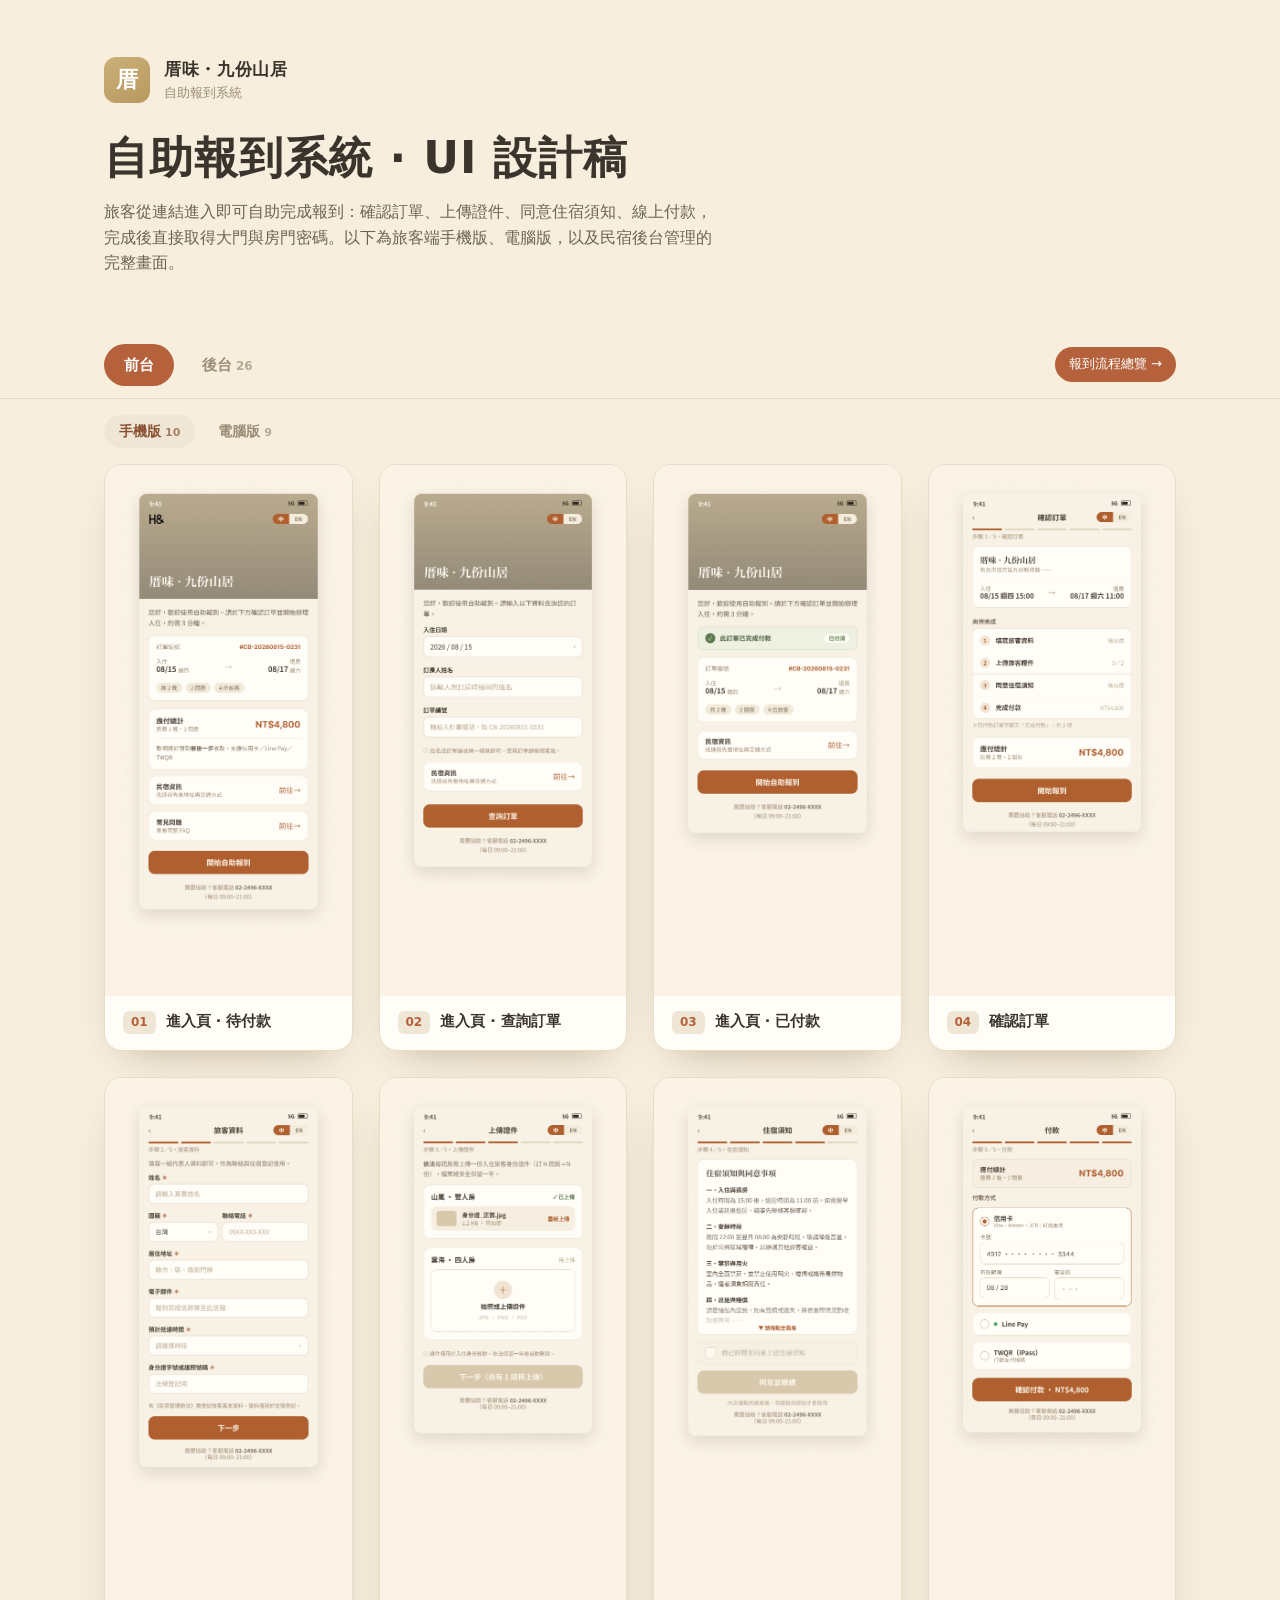
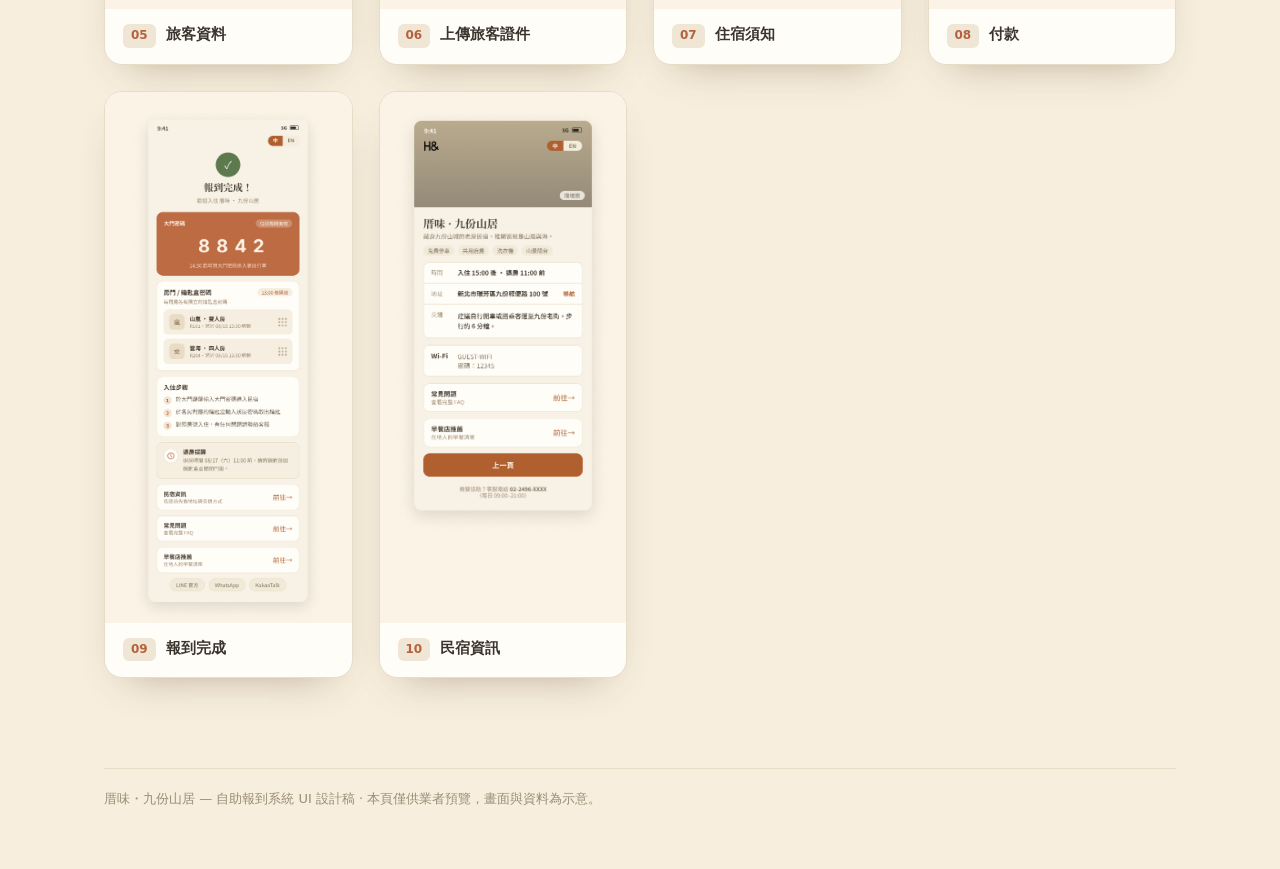
<file: index.html>
<!DOCTYPE html>
<html lang="zh-Hant">
<head>
  <meta charset="UTF-8" />
  <meta name="viewport" content="width=device-width, initial-scale=1.0" />
  <title>厝味・九份山居 — 自助報到系統 UI 設計稿</title>
  <style>
    :root {
      --bg: #f7eedd;
      --bg-soft: #faf3e6;
      --card: #fffdf8;
      --ink: #3a342c;
      --muted: #97897155;
      --muted-text: #9b8d76;
      --accent: #b5623c;
      --accent-soft: #efe6d5;
      --line: #e7dcc6;
      --shadow: 0 18px 40px -24px rgba(88, 62, 33, .45);
    }
    * { box-sizing: border-box; margin: 0; padding: 0; }
    html { scroll-behavior: smooth; }
    body {
      font-family: -apple-system, "PingFang TC", "Noto Sans TC", "Microsoft JhengHei", system-ui, sans-serif;
      background: var(--bg);
      color: var(--ink);
      line-height: 1.6;
      -webkit-font-smoothing: antialiased;
    }

    /* ---- Header ---- */
    header {
      max-width: 1120px;
      margin: 0 auto;
      padding: 56px 24px 24px;
    }
    .brand { display: flex; align-items: center; gap: 14px; margin-bottom: 26px; }
    .brand-mark {
      width: 46px; height: 46px; border-radius: 12px;
      background: linear-gradient(150deg, #cbb079, #b7995f);
      color: #fff; font-weight: 700; font-size: 22px;
      display: grid; place-items: center;
      box-shadow: var(--shadow);
    }
    .brand-name { font-size: 17px; font-weight: 600; letter-spacing: .04em; }
    .brand-sub { font-size: 13px; color: var(--muted-text); }

    h1 { font-size: clamp(28px, 4.5vw, 44px); font-weight: 800; letter-spacing: .02em; line-height: 1.25; }
    .lede { margin-top: 14px; max-width: 620px; font-size: 16px; color: #6f6350; }
    .pill {
      font-size: 13px; padding: 7px 14px; border-radius: 999px;
      background: var(--accent-soft); color: #8a5233; font-weight: 500;
    }
    .pill-cta {
      background: var(--accent); color: #fff; text-decoration: none;
      transition: background .18s;
    }
    .pill-cta:hover { background: #a0512e; }

    /* ---- Tabs ---- */
    .tabs {
      position: sticky; top: 0; z-index: 20;
      background: color-mix(in srgb, var(--bg) 82%, transparent);
      backdrop-filter: blur(10px);
      border-bottom: 1px solid var(--line);
      margin-top: 32px;
    }
    .tabs-inner { max-width: 1120px; margin: 0 auto; padding: 12px 24px; display: flex; gap: 8px; align-items: center; }
    .tabs-inner .pill-cta { margin-left: auto; }
    .tab {
      border: 0; cursor: pointer; font: inherit; font-weight: 600; font-size: 15px;
      padding: 9px 20px; border-radius: 999px; color: var(--muted-text);
      background: transparent; transition: .18s;
    }
    .tab .count { font-size: 12px; opacity: .7; margin-left: 4px; }
    .tab[aria-selected="true"] { background: var(--accent); color: #fff; box-shadow: var(--shadow); }
    .tab:not([aria-selected="true"]):hover { background: var(--accent-soft); color: #8a5233; }

    /* 前台底下的裝置子分頁（放在 divider 下方） */
    .subtabs-inner { max-width: 1120px; margin: 0 auto; padding: 16px 24px 0; display: flex; gap: 8px; align-items: center; }
    .subtab {
      border: 0; cursor: pointer; font: inherit; font-weight: 600; font-size: 13.5px;
      padding: 6px 15px; border-radius: 999px; color: var(--muted-text);
      background: transparent; transition: .18s;
    }
    .subtab .count { font-size: 11px; opacity: .7; margin-left: 4px; }
    .subtab[aria-selected="true"] { background: var(--accent-soft); color: #8a5233; }
    .subtab:not([aria-selected="true"]):hover { background: color-mix(in srgb, var(--accent-soft) 60%, transparent); color: #8a5233; }

    /* ---- Gallery ---- */
    main { max-width: 1120px; margin: 0 auto; padding: 16px 24px 90px; }
    .grid { display: grid; gap: 26px; }
    .grid.mobile { grid-template-columns: repeat(auto-fill, minmax(230px, 1fr)); }
    .grid.pc     { grid-template-columns: repeat(auto-fill, minmax(360px, 1fr)); }
    .grid.admin  { grid-template-columns: repeat(auto-fill, minmax(380px, 1fr)); }

    .panel { display: none; }
    .panel.active { display: block; animation: fade .35s ease; }
    @keyframes fade { from { opacity: 0; transform: translateY(8px); } to { opacity: 1; transform: none; } }

    figure {
      background: var(--card); border: 1px solid var(--line); border-radius: 18px;
      overflow: hidden; cursor: zoom-in; transition: .2s; box-shadow: var(--shadow);
    }
    figure:hover { transform: translateY(-4px); border-color: #d9c9a6; }
    .thumb { background: var(--bg-soft); display: grid; place-items: center; padding: 16px; }
    .grid.mobile .thumb {
      padding: 16px 16px 0;
      aspect-ratio: 39 / 84;          /* 統一比例框 → 手機卡片等高、標籤對齊 */
      display: flex;
      align-items: flex-start;
      justify-content: center;
    }
    .thumb img { width: 100%; height: auto; display: block; border-radius: 10px; }
    .grid.mobile .thumb img { height: 100%; object-fit: contain; object-position: top center; }
    .grid.pc .thumb {
      padding: 14px 14px 0;
      aspect-ratio: 1490 / 1096;      /* 統一比例框 → 電腦卡片等高、標籤對齊 */
      display: flex;
      align-items: flex-start;
      justify-content: center;
    }
    .grid.pc .thumb img { height: 100%; object-fit: contain; object-position: top center; }
    .grid.admin .thumb {
      padding: 14px 14px 0;
      aspect-ratio: var(--ar, 1514 / 947);  /* 每節以節內最高圖設定比例框 → 節內卡片等高、標籤對齊 */
      display: flex;
      align-items: flex-start;
      justify-content: center;
    }
    .grid.admin .thumb img { height: 100%; object-fit: contain; object-position: top center; }
    figure.pending { cursor: default; }
    figure.pending:hover { transform: none; border-color: var(--line); }
    .pending-note {
      flex: 1; align-self: stretch; margin-bottom: 14px;
      display: grid; place-items: center;
      border: 1px dashed var(--line); border-radius: 12px;
      font-size: 13px; color: var(--muted-text);
    }

    /* ---- 後台分節（依側邊欄資訊架構） ---- */
    .jumpbar { display: flex; flex-wrap: wrap; gap: 8px; margin: 6px 0 4px; }
    .jump {
      border: 1px solid var(--line); cursor: pointer; font: inherit; font-weight: 600; font-size: 13px;
      padding: 6px 14px; border-radius: 999px; color: var(--muted-text); background: var(--card);
      transition: .18s;
    }
    .jump .count { font-size: 11px; opacity: .7; margin-left: 4px; }
    .jump:hover { background: var(--accent-soft); border-color: transparent; color: #8a5233; }
    .admin-group {
      display: flex; align-items: center; gap: 14px;
      font-size: 13px; font-weight: 700; letter-spacing: .14em; color: var(--muted-text);
      margin: 40px 0 18px;
    }
    .admin-group::after { content: ""; flex: 1; border-top: 1px solid var(--line); }
    .jumpbar + .admin-group { margin-top: 26px; }
    .admin-sec { scroll-margin-top: 84px; }
    .admin-sec + .admin-sec { margin-top: 36px; }
    .admin-sec-head { display: flex; align-items: baseline; gap: 10px; margin-bottom: 14px; }
    .admin-sec-head h2 { font-size: 17px; font-weight: 700; letter-spacing: .02em; }
    .admin-sec-head .count { font-size: 12.5px; color: var(--muted-text); }
    .tag-modal {
      flex: none; margin-left: auto; align-self: center;
      font-size: 11px; font-weight: 600; color: var(--muted-text);
      border: 1px solid var(--line); border-radius: 6px; padding: 2px 7px;
    }
    figcaption {
      display: flex; align-items: baseline; gap: 10px;
      padding: 14px 18px 16px; font-size: 14.5px;
    }
    figcaption .no {
      font-size: 12px; font-weight: 700; color: var(--accent);
      background: var(--accent-soft); border-radius: 6px; padding: 2px 8px; flex: none;
    }
    figcaption .t { font-weight: 600; }

    footer { max-width: 1120px; margin: 0 auto; padding: 0 24px 60px; color: var(--muted-text); font-size: 13px; }
    footer hr { border: 0; border-top: 1px solid var(--line); margin-bottom: 20px; }

    /* ---- 懸浮「回到最上層」 ---- */
    .to-top {
      position: fixed; right: 26px; bottom: 26px; z-index: 50;
      width: 46px; height: 46px; border-radius: 999px; border: 0; cursor: pointer;
      background: var(--accent); color: #fff; font-size: 20px;
      display: grid; place-items: center; box-shadow: var(--shadow);
      opacity: 0; pointer-events: none; transform: translateY(8px); transition: .25s;
    }
    .to-top.show { opacity: 1; pointer-events: auto; transform: none; }
    .to-top:hover { background: #a0512e; }

    /* ---- Lightbox ---- */
    .lb { position: fixed; inset: 0; z-index: 60; display: none;
      background: rgba(42, 32, 20, .82); backdrop-filter: blur(4px);
      align-items: center; justify-content: center; padding: 30px; }
    .lb.open { display: flex; }
    .lb img { max-width: 100%; max-height: 92vh; border-radius: 12px; box-shadow: 0 30px 80px -20px rgba(0,0,0,.6); }
    .lb-close, .lb-nav {
      position: absolute; border: 0; cursor: pointer; color: #fff;
      background: rgba(255,255,255,.14); border-radius: 999px; width: 46px; height: 46px;
      font-size: 22px; display: grid; place-items: center; transition: .15s;
    }
    .lb-close:hover, .lb-nav:hover { background: rgba(255,255,255,.28); }
    .lb-close { top: 22px; right: 22px; }
    .lb-nav.prev { left: 22px; top: 50%; transform: translateY(-50%); }
    .lb-nav.next { right: 22px; top: 50%; transform: translateY(-50%); }
    .lb-cap { position: absolute; bottom: 24px; left: 0; right: 0; text-align: center; color: #f3e9d6; font-size: 14px; }
    @media (max-width: 560px) { .lb-nav { display: none; } }
  </style>
</head>
<body>
  <header>
    <div class="brand">
      <div class="brand-mark">厝</div>
      <div>
        <div class="brand-name">厝味・九份山居</div>
        <div class="brand-sub">自助報到系統</div>
      </div>
    </div>
    <h1>自助報到系統 · UI 設計稿</h1>
    <p class="lede">
      旅客從連結進入即可自助完成報到：確認訂單、上傳證件、同意住宿須知、線上付款，
      完成後直接取得大門與房門密碼。以下為旅客端手機版、電腦版，以及民宿後台管理的完整畫面。
    </p>
  </header>

  <nav class="tabs">
    <div class="tabs-inner" role="tablist" aria-label="介面分類">
      <button class="tab" role="tab" aria-selected="true"  data-group="front">前台</button>
      <button class="tab" role="tab" aria-selected="false" data-group="admin">後台<span class="count">26</span></button>
      <a class="pill pill-cta" id="flowlink" href="flow.html">報到流程總覽 →</a>
      <!-- 暫時隱藏：設計系統入口（要恢復時取消此註解即可）
      <a class="pill pill-cta" href="design-system/styleguide.html">設計系統 →</a>
      -->
    </div>
  </nav>

  <div class="subtabs-inner" id="subtabs" role="tablist" aria-label="前台裝置">
    <button class="subtab" role="tab" aria-selected="true"  data-panel="mobile">手機版<span class="count">10</span></button>
    <button class="subtab" role="tab" aria-selected="false" data-panel="pc">電腦版<span class="count">9</span></button>
  </div>

  <main>
    <section class="panel active" id="panel-mobile">
      <div class="grid mobile" id="grid-mobile"></div>
    </section>
    <section class="panel" id="panel-pc">
      <div class="grid pc" id="grid-pc"></div>
    </section>
    <section class="panel" id="panel-admin"></section>
  </main>

  <footer>
    <hr />
    厝味・九份山居 — 自助報到系統 UI 設計稿 · 本頁僅供業者預覽，畫面與資料為示意。
  </footer>

  <button class="to-top" id="toTop" aria-label="回到最上層">↑</button>

  <div class="lb" id="lb" aria-hidden="true">
    <button class="lb-close" id="lbClose" aria-label="關閉">✕</button>
    <button class="lb-nav prev" id="lbPrev" aria-label="上一張">‹</button>
    <img id="lbImg" alt="" />
    <button class="lb-nav next" id="lbNext" aria-label="下一張">›</button>
    <div class="lb-cap" id="lbCap"></div>
  </div>

  <script>
    const DATA = {
      mobile: [
        ["m01", "進入頁 · 待付款"],
        ["m02", "進入頁 · 查詢訂單"],
        ["m03", "進入頁 · 已付款"],
        ["m05", "確認訂單"],
        ["m10", "旅客資料"],
        ["m06", "上傳旅客證件"],
        ["m07", "住宿須知"],
        ["m04", "付款"],
        ["m08", "報到完成"],
        ["m09", "民宿資訊"],
      ],
      pc: [
        ["p01", "進入頁 · 連結含訂單編號"],
        ["p02", "進入頁 · 姓名查詢"],
        ["p03", "進入頁 · 已付款"],
        ["p04", "完成付款"],
        ["p05", "確認訂單"],
        ["p06", "上傳旅客證件"],
        ["p07", "住宿須知"],
        ["p08", "報到完成"],
        ["p09", "民宿資訊"],
      ],
    };

    // 後台：依側邊欄資訊架構分節（營運 / 設定）
    // ar = 節內最高圖的寬高比（比例框）；item 第三欄 true = 彈窗狀態圖
    const ADMIN_SECTIONS = [
      { group: "營運", name: "訂單管理", ar: "1514 / 1019", items: [
        ["a01", "訂單列表"],
        ["a02", "訂單詳情"],
        ["a20", "訂單詳情 · 證件待補"],
        ["a26", "訂單詳情 · 補寄信件", true],
        ["a03", "訂單詳情 · 編輯訂單", true],
      ]},
      { name: "證件抽查", ar: "1514 / 802", items: [
        ["a04", "證件抽查"],
      ]},
      { name: "住客清單匯出", ar: "1514 / 862", items: [
        ["a05", "住客清單匯出"],
      ]},
      // 民宿資訊（a06，1491px）為長頁例外，比例框取次高圖，避免其餘 7 張留白過多
      { group: "設定", name: "館別設定", ar: "1514 / 927", items: [
        ["a06", "民宿資訊"],
        ["a07", "房間與鑰匙盒"],
        ["a08", "房間與鑰匙盒 · 編輯房間", true],
        ["a09", "房間與鑰匙盒 · 新增房間", true],
        ["a10", "入住步驟與退房"],
        ["a11", "住宿須知"],
        ["a12", "訂房與客服"],
        ["a19", "外部連結"],
      ]},
      // Email 通知版型與館別設定其餘分頁比例差異大，另立一節；id 留空 = 尚未提供設計稿
      { name: "Email 通知設定", ar: "1520 / 1685", items: [
        ["a13", "入住通知信"],
        ["a24", "證件補件提醒"],
        ["a25", "報到完成信"],
      ]},
      // 信件範本為 667px 直式版型，與後台截圖比例差異大，另立一節設比例框
      { name: "Email 信件範本", ar: "667 / 1172", items: [
        ["a21", "入住通知信"],
        ["a22", "證件補件提醒"],
        ["a23", "報到完成信"],
      ]},
      { name: "門禁管理", ar: "1216 / 714", items: [
        ["a14", "門禁管理"],
        ["a15", "新增密碼", true],
      ]},
      { name: "權限管理", ar: "1514 / 859", items: [
        ["a16", "管理員列表"],
        ["a17", "建立管理員", true],
        ["a18", "編輯管理員", true],
      ]},
    ];
    DATA.admin = ADMIN_SECTIONS.flatMap((s) => s.items);

    // Flat list for lightbox navigation, tracks which panel is active
    function buildGrid(kind) {
      const grid = document.getElementById("grid-" + kind);
      DATA[kind].forEach(([id, title], i) => {
        const fig = document.createElement("figure");
        fig.innerHTML =
          '<div class="thumb"><img loading="lazy" src="assets/' + kind + '/' + id +
          '.png" alt="' + title + '"></div>' +
          '<figcaption><span class="no">' + String(i + 1).padStart(2, "0") +
          '</span><span class="t">' + title + '</span></figcaption>';
        fig.addEventListener("click", () => openLb(kind, i));
        grid.appendChild(fig);
      });
    }
    // 後台面板：跳轉列 + 分組（營運/設定）+ 分節網格，編號全域連號
    function buildAdmin() {
      const panel = document.getElementById("panel-admin");
      const jumpbar = document.createElement("div");
      jumpbar.className = "jumpbar";
      panel.appendChild(jumpbar);
      let idx = 0;
      ADMIN_SECTIONS.forEach((sec, s) => {
        if (sec.group) {
          const g = document.createElement("div");
          g.className = "admin-group";
          g.textContent = sec.group;
          panel.appendChild(g);
        }
        const wrap = document.createElement("section");
        wrap.className = "admin-sec";
        wrap.id = "sec-" + s;
        wrap.innerHTML =
          '<div class="admin-sec-head"><h2>' + sec.name + '</h2>' +
          '<span class="count">' + sec.items.length + ' 張</span></div>';
        const grid = document.createElement("div");
        grid.className = "grid admin";
        grid.style.setProperty("--ar", sec.ar);
        sec.items.forEach(([id, title, modal]) => {
          const i = idx++;
          const fig = document.createElement("figure");
          if (!id) fig.className = "pending";
          fig.innerHTML =
            '<div class="thumb">' + (id
              ? '<img loading="lazy" src="assets/admin/' + id + '.png" alt="' + title + '">'
              : '<span class="pending-note">設計稿待補</span>') + '</div>' +
            '<figcaption><span class="no">' + String(i + 1).padStart(2, "0") +
            '</span><span class="t">' + title + '</span>' +
            (modal ? '<span class="tag-modal">彈窗</span>' : '') + '</figcaption>';
          if (id) fig.addEventListener("click", () => openLb("admin", i));
          grid.appendChild(fig);
        });
        wrap.appendChild(grid);
        panel.appendChild(wrap);
        const chip = document.createElement("button");
        chip.className = "jump";
        chip.innerHTML = sec.name + '<span class="count">' + sec.items.length + '</span>';
        chip.addEventListener("click", () => wrap.scrollIntoView({ behavior: "smooth" }));
        jumpbar.appendChild(chip);
      });
    }

    buildGrid("mobile");
    buildGrid("pc");
    buildAdmin();

    // Tabs — 前台（手機 / 電腦子分頁）與 後台 兩層
    const primaryTabs = document.querySelectorAll(".tab[data-group]");
    const subTabs = document.querySelectorAll(".subtab[data-panel]");
    const subtabsBar = document.getElementById("subtabs");
    const flowLink = document.getElementById("flowlink");
    let frontPanel = "mobile"; // 記住前台最後選的裝置

    function showPanel(id) {
      document.querySelectorAll(".panel").forEach((p) =>
        p.classList.toggle("active", p.id === "panel-" + id));
    }
    function selectGroup(group) {
      primaryTabs.forEach((t) => t.setAttribute("aria-selected", t.dataset.group === group));
      subtabsBar.style.display = group === "front" ? "" : "none";
      flowLink.style.display = group === "front" ? "" : "none"; // 流程總覽僅前台適用
      showPanel(group === "front" ? frontPanel : "admin");
      window.scrollTo({ top: 0, behavior: "smooth" });
    }
    primaryTabs.forEach((t) => t.addEventListener("click", () => selectGroup(t.dataset.group)));
    subTabs.forEach((t) => t.addEventListener("click", () => {
      frontPanel = t.dataset.panel;
      subTabs.forEach((s) => s.setAttribute("aria-selected", s === t));
      showPanel(frontPanel);
      window.scrollTo({ top: 0, behavior: "smooth" });
    }));

    // Lightbox
    const lb = document.getElementById("lb");
    const lbImg = document.getElementById("lbImg");
    const lbCap = document.getElementById("lbCap");
    let lbKind = "mobile", lbIdx = 0;

    function openLb(kind, i) { lbKind = kind; lbIdx = i; render(); lb.classList.add("open"); lb.setAttribute("aria-hidden", "false"); }
    function closeLb() { lb.classList.remove("open"); lb.setAttribute("aria-hidden", "true"); }
    function step(d) {
      const list = DATA[lbKind];
      do { lbIdx = (lbIdx + d + list.length) % list.length; } while (!list[lbIdx][0]); // 跳過待補空位
      render();
    }
    function render() {
      const [id, title] = DATA[lbKind][lbIdx];
      lbImg.src = "assets/" + lbKind + "/" + id + ".png";
      lbImg.alt = title;
      lbCap.textContent = (lbIdx + 1) + " / " + DATA[lbKind].length + " · " + title;
    }

    document.getElementById("lbClose").addEventListener("click", closeLb);
    document.getElementById("lbPrev").addEventListener("click", (e) => { e.stopPropagation(); step(-1); });
    document.getElementById("lbNext").addEventListener("click", (e) => { e.stopPropagation(); step(1); });
    lb.addEventListener("click", (e) => { if (e.target === lb) closeLb(); });
    document.addEventListener("keydown", (e) => {
      if (!lb.classList.contains("open")) return;
      if (e.key === "Escape") closeLb();
      if (e.key === "ArrowLeft") step(-1);
      if (e.key === "ArrowRight") step(1);
    });

    // 懸浮「回到最上層」：往下捲才浮現
    const toTop = document.getElementById("toTop");
    window.addEventListener("scroll", () => toTop.classList.toggle("show", window.scrollY > 400), { passive: true });
    toTop.addEventListener("click", () => window.scrollTo({ top: 0, behavior: "smooth" }));
  </script>
</body>
</html>
</file>
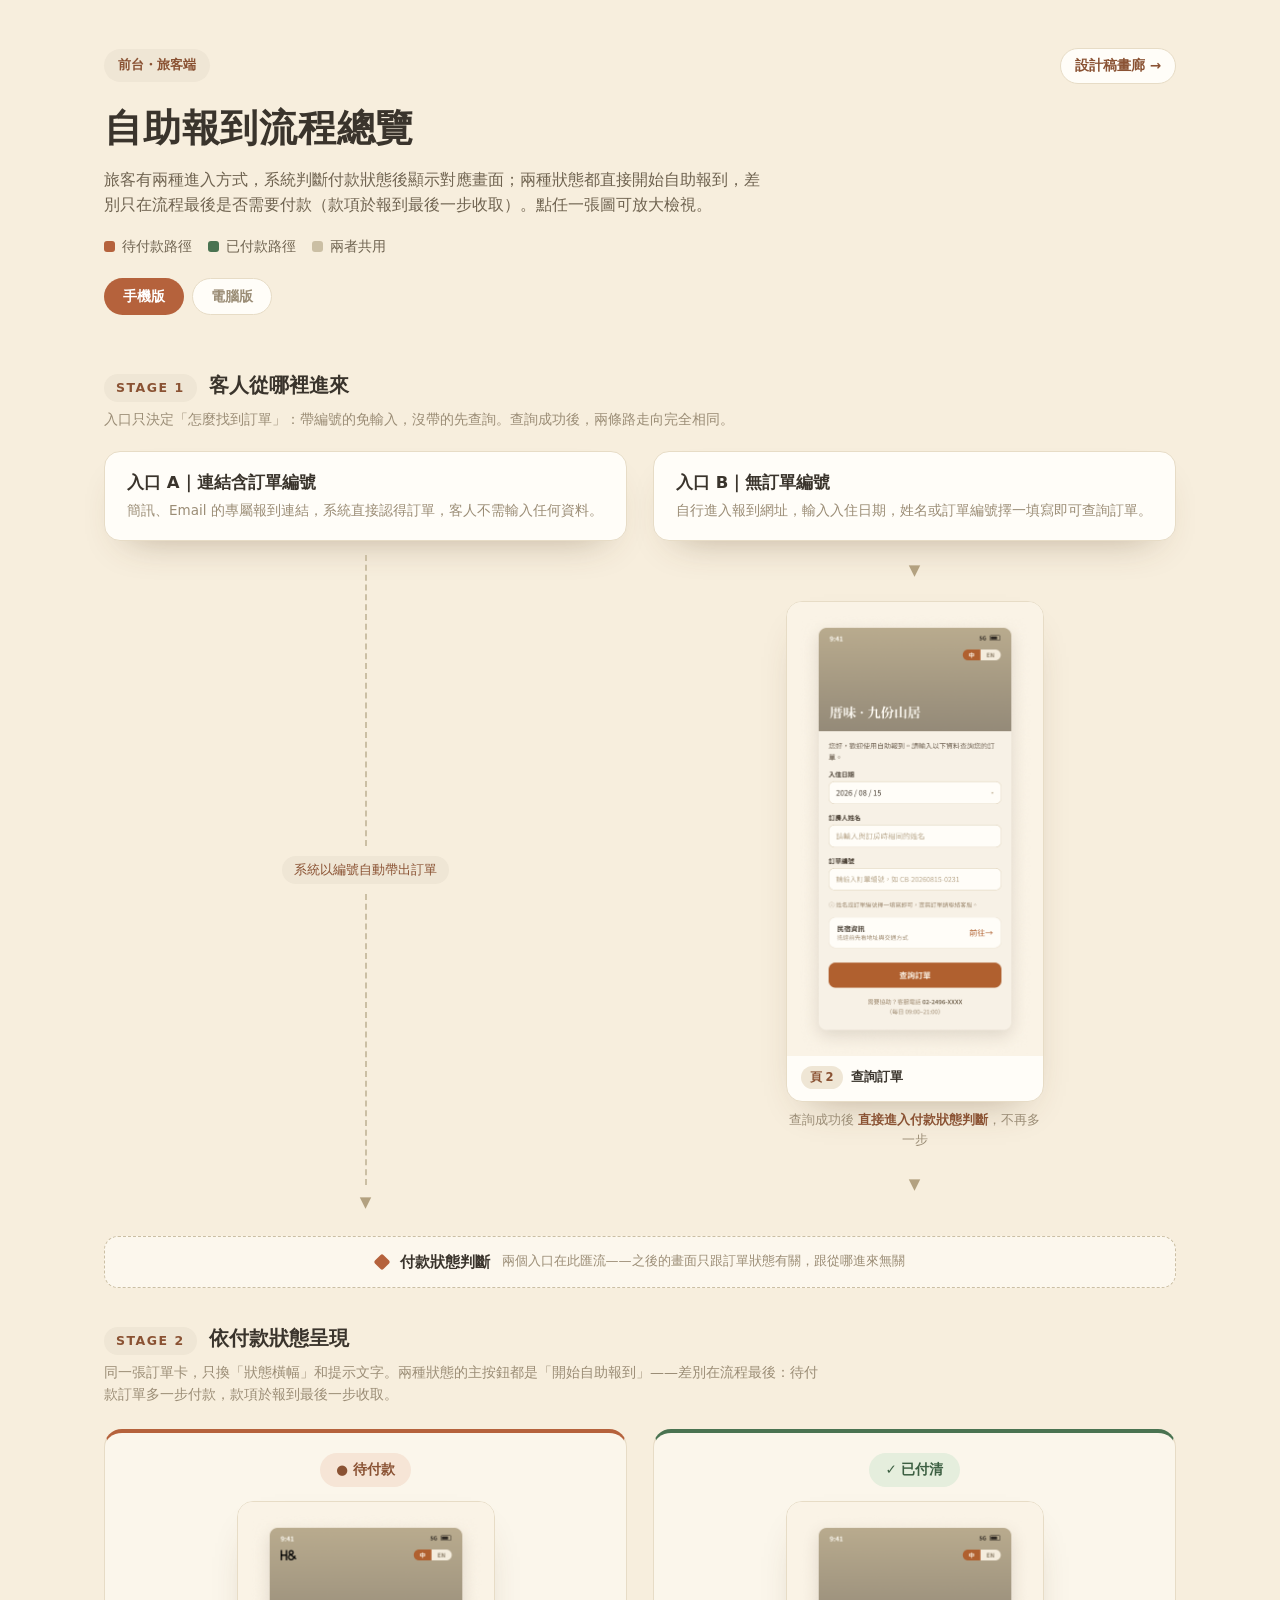
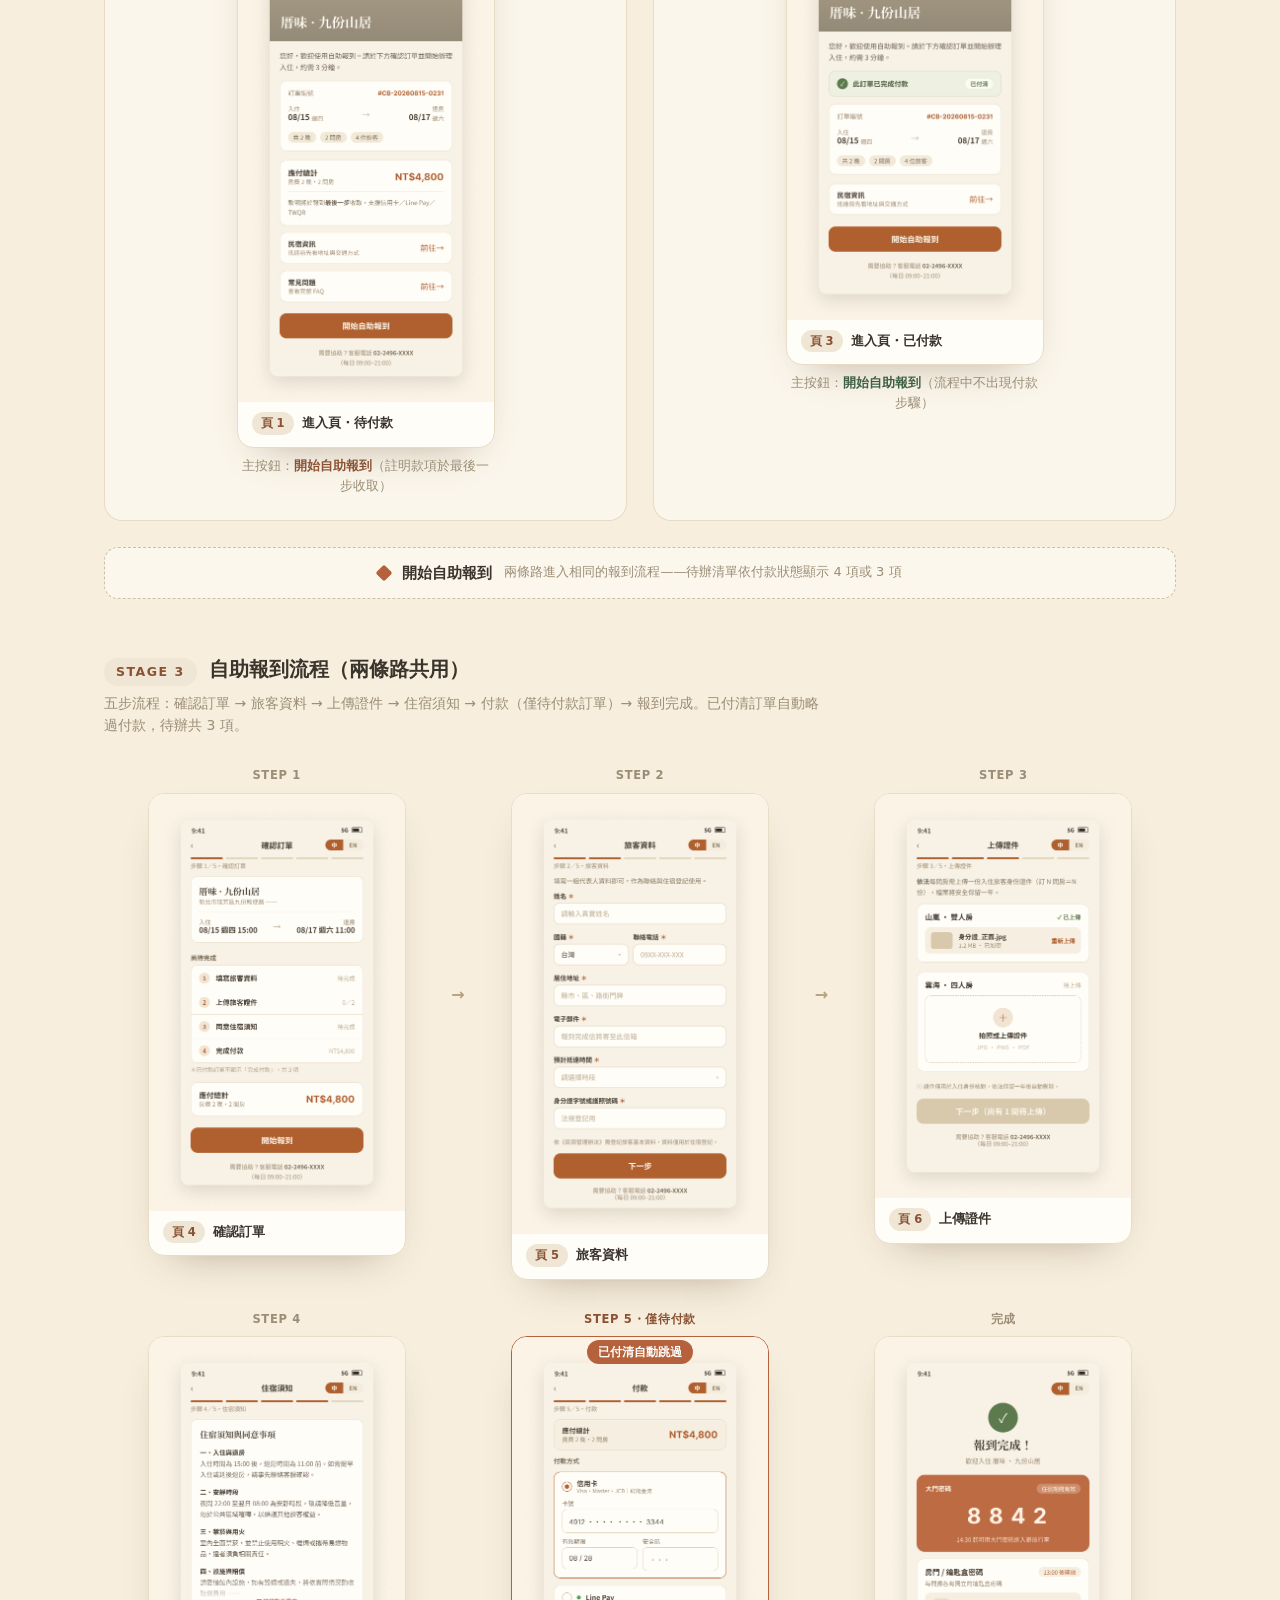
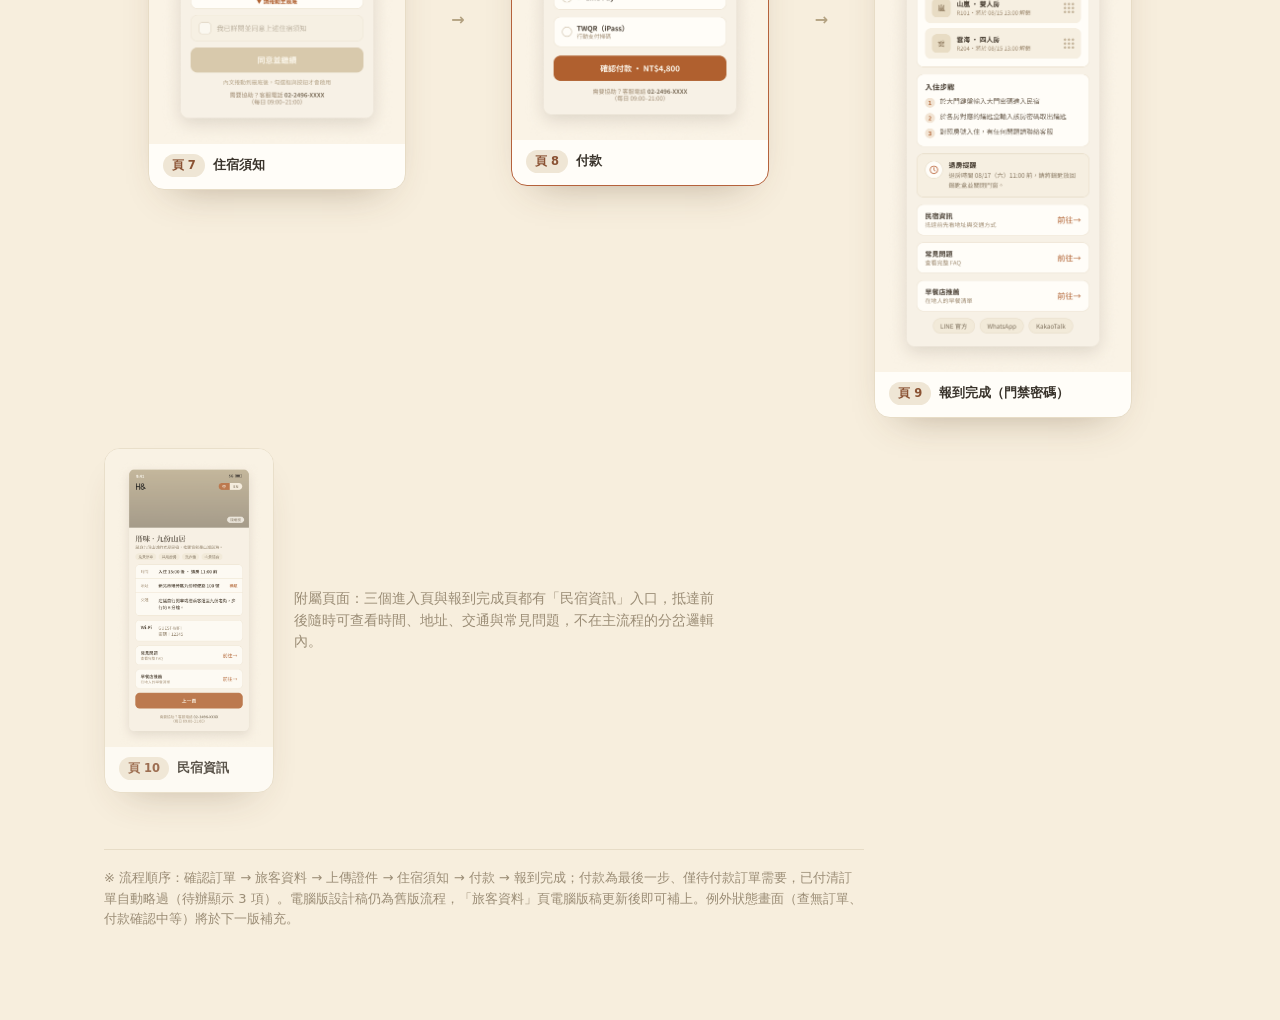
<file: flow.html>
<!DOCTYPE html>
<html lang="zh-Hant">
<head>
  <meta charset="UTF-8" />
  <meta name="viewport" content="width=device-width, initial-scale=1.0" />
  <title>厝味・九份山居 — 旅客報到流程總覽</title>
  <style>
    :root {
      --bg: #f7eedd;
      --bg-soft: #faf3e6;
      --card: #fffdf8;
      --ink: #3a342c;
      --muted-text: #9b8d76;
      --accent: #b5623c;
      --accent-soft: #efe6d5;
      --line: #e7dcc6;
      --shadow: 0 18px 40px -24px rgba(88, 62, 33, .45);
      /* 狀態色 */
      --state-unpaid: #b5623c;
      --state-unpaid-soft: #f6e5d6;
      --state-unpaid-text: #8a5233;
      --state-paid: #4a7351;
      --state-paid-soft: #e5eedd;
      --state-paid-text: #3c5f42;
    }
    * { box-sizing: border-box; margin: 0; padding: 0; }
    body {
      font-family: -apple-system, "PingFang TC", "Noto Sans TC", "Microsoft JhengHei", system-ui, sans-serif;
      background: var(--bg);
      color: var(--ink);
      line-height: 1.6;
      -webkit-font-smoothing: antialiased;
    }
    .wrap { max-width: 1120px; margin: 0 auto; padding: 48px 24px 90px; }

    /* ---- Header ---- */
    .head-row { display: flex; align-items: center; justify-content: space-between; gap: 12px; }
    .top-pill {
      display: inline-block; font-size: 13px; padding: 6px 14px; border-radius: 999px;
      background: var(--accent-soft); color: #8a5233; font-weight: 600;
    }
    .gallery-link {
      font-size: 13.5px; font-weight: 600; color: #8a5233; text-decoration: none;
      padding: 6px 14px; border-radius: 999px; border: 1px solid var(--line);
      background: var(--card); transition: .18s;
    }
    .gallery-link:hover { background: var(--accent-soft); border-color: transparent; }
    h1 { font-size: clamp(26px, 4vw, 38px); font-weight: 800; letter-spacing: .02em; margin-top: 14px; }
    .lede { margin-top: 10px; max-width: 660px; font-size: 15.5px; color: #6f6350; }
    .legend { display: flex; gap: 16px; margin-top: 18px; flex-wrap: wrap; font-size: 13.5px; color: #6f6350; }
    .legend span { display: inline-flex; align-items: center; gap: 7px; }
    .dot { width: 11px; height: 11px; border-radius: 3px; display: inline-block; }
    .dot.unpaid { background: var(--state-unpaid); }
    .dot.paid { background: var(--state-paid); }
    .dot.na { background: #cbbfa4; }

    /* ---- 手機版 / 電腦版切換 ---- */
    .device-tabs { display: flex; gap: 8px; margin-top: 20px; }
    .device-tab {
      cursor: pointer; font: inherit; font-weight: 600; font-size: 13.5px;
      padding: 7px 18px; border-radius: 999px; color: var(--muted-text);
      background: var(--card); border: 1px solid var(--line); transition: .18s;
    }
    .device-tab[aria-selected="true"] { background: var(--accent); color: #fff; border-color: transparent; box-shadow: var(--shadow); }
    .device-tab:not([aria-selected="true"]):hover { background: var(--accent-soft); color: #8a5233; }

    /* 電腦版（橫式截圖）：圖放寬、流程列改兩欄三行 */
    body.pc .shot { max-width: 470px; margin-left: auto; margin-right: auto; }
    body.pc .flow-grid { grid-template-columns: 1fr 1fr; row-gap: 26px; }
    body.pc .flow-cell:nth-child(3)::before,
    body.pc .flow-cell:nth-child(5)::before { content: ""; }
    body.pc .flow-cell:nth-child(4)::before { content: "→"; }
    body.pc .appendix .shot { max-width: 320px; margin-left: 0; }

    /* ---- Stage ---- */
    .stage { margin-top: 54px; }
    .stage-head { display: flex; align-items: baseline; gap: 12px; flex-wrap: wrap; }
    .stage-no {
      font-size: 12.5px; font-weight: 700; letter-spacing: .12em;
      color: #8a5233; background: var(--accent-soft); padding: 4px 12px; border-radius: 999px;
    }
    .stage-title { font-size: 20px; font-weight: 700; }
    .stage-desc { margin-top: 6px; font-size: 14px; color: var(--muted-text); max-width: 720px; }

    /* ---- 入口卡 ---- */
    .entries { display: grid; grid-template-columns: 1fr 1fr; gap: 26px; margin-top: 20px; align-items: stretch; }
    .lane { display: flex; flex-direction: column; align-items: center; }
    .entry-card {
      width: 100%; background: var(--card); border: 1px solid var(--line); border-radius: 16px;
      padding: 18px 22px; box-shadow: var(--shadow);
    }
    .entry-card h3 { font-size: 16.5px; font-weight: 700; }
    .entry-card p { font-size: 13.5px; color: var(--muted-text); margin-top: 4px; }
    .lane-spine {
      flex: 1; min-height: 60px; display: flex; flex-direction: column; align-items: center;
      justify-content: center; gap: 10px; padding: 14px 0 0;
    }
    .spine-line { flex: 1; width: 0; border-left: 2px dashed #cbbfa4; min-height: 22px; }
    .spine-label {
      font-size: 12.5px; color: #8a5233; background: var(--accent-soft);
      padding: 4px 12px; border-radius: 999px; white-space: nowrap;
    }
    .arrow-down { color: #b3a180; font-size: 15px; line-height: 1; }

    /* ---- 手機截圖卡 ---- */
    .shot { width: 100%; max-width: 258px; }
    .shot figure {
      background: var(--card); border: 1px solid var(--line); border-radius: 16px;
      overflow: hidden; box-shadow: var(--shadow);
      cursor: zoom-in; transition: .2s;
    }
    .shot figure:hover { transform: translateY(-4px); border-color: #d9c9a6; }
    .shot .img { background: var(--bg-soft); padding: 12px 12px 0; }
    .shot img { width: 100%; height: auto; display: block; border-radius: 8px 8px 0 0; }
    .shot figcaption { padding: 10px 14px 12px; display: flex; align-items: center; gap: 8px; }
    .page-no {
      font-size: 11.5px; font-weight: 700; color: #8a5233; background: var(--accent-soft);
      border-radius: 999px; padding: 2px 9px; white-space: nowrap;
    }
    .page-name { font-size: 13px; font-weight: 600; }
    .cta-note { font-size: 12.5px; color: var(--muted-text); margin-top: 8px; text-align: center; }
    .cta-note b { color: var(--state-unpaid-text); font-weight: 700; }
    .lane.paid .cta-note b { color: var(--state-paid-text); }

    /* ---- 匯流橫幅 ---- */
    .merge-bar {
      margin-top: 26px; border-radius: 14px; border: 1px dashed #cbbfa4;
      background: color-mix(in srgb, var(--card) 60%, transparent);
      padding: 13px 20px; display: flex; align-items: center; gap: 12px; justify-content: center;
    }
    .merge-bar .diamond {
      width: 12px; height: 12px; background: var(--accent); transform: rotate(45deg); border-radius: 2px; flex: none;
    }
    .merge-bar .t { font-size: 15px; font-weight: 700; }
    .merge-bar .s { font-size: 13px; color: var(--muted-text); }

    /* ---- 狀態分岔 ---- */
    .branch { display: grid; grid-template-columns: 1fr 1fr; gap: 26px; margin-top: 24px; }
    .state-col {
      border-radius: 18px; padding: 20px 20px 24px; display: flex; flex-direction: column; align-items: center;
      border: 1px solid var(--line); background: color-mix(in srgb, var(--card) 55%, transparent);
    }
    .state-col.unpaid { border-top: 4px solid var(--state-unpaid); }
    .state-col.paid { border-top: 4px solid var(--state-paid); }
    .state-banner {
      display: inline-flex; align-items: center; gap: 8px; font-size: 13.5px; font-weight: 700;
      border-radius: 999px; padding: 6px 16px; margin-bottom: 14px;
    }
    .state-col.unpaid .state-banner { background: var(--state-unpaid-soft); color: var(--state-unpaid-text); }
    .state-col.paid .state-banner { background: var(--state-paid-soft); color: var(--state-paid-text); }

    /* ---- 共用報到流程列 ---- */
    .flow-grid {
      margin-top: 30px; display: grid; grid-template-columns: repeat(3, 1fr);
      gap: 18px; row-gap: 30px; position: relative;
    }
    .flow-cell { position: relative; }
    .flow-cell + .flow-cell::before {
      content: "→"; position: absolute; left: -16px; top: 42%;
      color: #b3a180; font-size: 16px; font-weight: 700;
    }
    .flow-cell:nth-child(4)::before { content: ""; }  /* 第二行行首不畫箭頭 */
    .flow-cell .shot { max-width: 258px; margin: 0 auto; }
    .step-tag {
      font-size: 11.5px; font-weight: 700; text-align: center; margin-bottom: 8px;
      color: var(--muted-text); letter-spacing: .06em;
    }
    .flow-cell.pay .step-tag { color: var(--state-unpaid-text); }
    .flow-cell.pay .shot figure { border: 1.5px solid var(--state-unpaid); }
    .pay-chip {
      position: absolute; top: 30px; left: 50%; transform: translateX(-50%); z-index: 2;
      font-size: 11.5px; font-weight: 700; color: #fff; background: var(--state-unpaid);
      padding: 3px 11px; border-radius: 999px; white-space: nowrap; box-shadow: var(--shadow);
    }
    /* 電腦版稿尚未提供的頁面：切到電腦版時顯示佔位卡 */
    .pc-pending {
      display: none; min-height: 220px; border: 1.5px dashed #cbbfa4; border-radius: 16px;
      flex-direction: column; align-items: center; justify-content: center; gap: 6px;
      color: var(--muted-text); font-size: 14.5px; font-weight: 600; text-align: center;
    }
    .pc-pending span { font-size: 12.5px; font-weight: 400; }
    body.pc .nopc .shot { display: none; }
    body.pc .nopc .pc-pending { display: flex; }

    /* ---- 附屬頁 ---- */
    .appendix { margin-top: 30px; display: flex; align-items: center; gap: 20px; }
    .appendix .shot { max-width: 170px; opacity: .82; }
    .appendix p { font-size: 13.5px; color: var(--muted-text); max-width: 420px; }

    .assumption {
      margin-top: 56px; font-size: 13px; color: var(--muted-text);
      border-top: 1px solid var(--line); padding-top: 18px; max-width: 760px;
    }

    /* ---- 懸浮「回到最上層」 ---- */
    .to-top {
      position: fixed; right: 26px; bottom: 26px; z-index: 50;
      width: 46px; height: 46px; border-radius: 999px; border: 0; cursor: pointer;
      background: var(--accent); color: #fff; font-size: 20px;
      display: grid; place-items: center; box-shadow: var(--shadow);
      opacity: 0; pointer-events: none; transform: translateY(8px); transition: .25s;
    }
    .to-top.show { opacity: 1; pointer-events: auto; transform: none; }
    .to-top:hover { background: #a0512e; }

    /* ---- Lightbox（與畫廊一致） ---- */
    .lb { position: fixed; inset: 0; z-index: 60; display: none;
      background: rgba(42, 32, 20, .82); backdrop-filter: blur(4px);
      align-items: center; justify-content: center; padding: 30px; }
    .lb.open { display: flex; }
    .lb img { max-width: 100%; max-height: 92vh; border-radius: 12px; box-shadow: 0 30px 80px -20px rgba(0,0,0,.6); }
    .lb-close, .lb-nav {
      position: absolute; border: 0; cursor: pointer; color: #fff;
      background: rgba(255,255,255,.14); border-radius: 999px; width: 46px; height: 46px;
      font-size: 22px; display: grid; place-items: center; transition: .15s;
    }
    .lb-close:hover, .lb-nav:hover { background: rgba(255,255,255,.28); }
    .lb-close { top: 22px; right: 22px; }
    .lb-nav.prev { left: 22px; top: 50%; transform: translateY(-50%); }
    .lb-nav.next { right: 22px; top: 50%; transform: translateY(-50%); }
    .lb-cap { position: absolute; bottom: 24px; left: 0; right: 0; text-align: center; color: #f3e9d6; font-size: 14px; }
    @media (max-width: 560px) { .lb-nav { display: none; } }

    @media (max-width: 900px) {
      .entries, .branch { grid-template-columns: 1fr; }
      .flow-grid { grid-template-columns: 1fr 1fr; }
      .flow-cell + .flow-cell::before,
      body.pc .flow-cell:nth-child(4)::before { content: ""; }
    }
  </style>
</head>
<body>
  <div class="wrap">
    <header>
      <div class="head-row">
        <span class="top-pill">前台・旅客端</span>
        <a class="gallery-link" href="index.html">設計稿畫廊 →</a>
      </div>
      <h1>自助報到流程總覽</h1>
      <p class="lede">旅客有兩種進入方式，系統判斷付款狀態後顯示對應畫面；兩種狀態都直接開始自助報到，差別只在流程最後是否需要付款（款項於報到最後一步收取）。點任一張圖可放大檢視。</p>
      <div class="legend">
        <span><i class="dot unpaid"></i>待付款路徑</span>
        <span><i class="dot paid"></i>已付款路徑</span>
        <span><i class="dot na"></i>兩者共用</span>
      </div>
      <div class="device-tabs" role="tablist" aria-label="裝置版本">
        <button class="device-tab" role="tab" aria-selected="true" data-device="mobile">手機版</button>
        <button class="device-tab" role="tab" aria-selected="false" data-device="pc">電腦版</button>
      </div>
    </header>

    <!-- STAGE 1 進入 -->
    <section class="stage">
      <div class="stage-head">
        <span class="stage-no">STAGE 1</span>
        <span class="stage-title">客人從哪裡進來</span>
      </div>
      <p class="stage-desc">入口只決定「怎麼找到訂單」：帶編號的免輸入，沒帶的先查詢。查詢成功後，兩條路走向完全相同。</p>

      <div class="entries">
        <div class="lane">
          <div class="entry-card">
            <h3>入口 A｜連結含訂單編號</h3>
            <p>簡訊、Email 的專屬報到連結，系統直接認得訂單，客人不需輸入任何資料。</p>
          </div>
          <div class="lane-spine">
            <div class="spine-line"></div>
            <span class="spine-label">系統以編號自動帶出訂單</span>
            <div class="spine-line"></div>
            <span class="arrow-down">▼</span>
          </div>
        </div>

        <div class="lane">
          <div class="entry-card">
            <h3>入口 B｜無訂單編號</h3>
            <p>自行進入報到網址，輸入入住日期，姓名或訂單編號擇一填寫即可查詢訂單。</p>
          </div>
          <div class="lane-spine" style="flex:none; padding:14px 0;">
            <span class="arrow-down">▼</span>
          </div>
          <div class="shot">
            <figure>
              <div class="img"><img src="assets/mobile/m02.png" alt="查詢訂單頁" /></div>
              <figcaption><span class="page-no">頁 2</span><span class="page-name">查詢訂單</span></figcaption>
            </figure>
            <p class="cta-note">查詢成功後 <b>直接進入付款狀態判斷</b>，不再多一步</p>
          </div>
          <div class="lane-spine" style="flex:none; padding:10px 0 0;">
            <span class="arrow-down">▼</span>
          </div>
        </div>
      </div>
    </section>

    <!-- STAGE 2 匯流 -->
    <section class="stage" style="margin-top:8px;">
      <div class="merge-bar">
        <span class="diamond"></span>
        <span class="t">付款狀態判斷</span>
        <span class="s">兩個入口在此匯流——之後的畫面只跟訂單狀態有關，跟從哪進來無關</span>
      </div>
    </section>

    <!-- STAGE 3 分狀態呈現 -->
    <section class="stage" style="margin-top:34px;">
      <div class="stage-head">
        <span class="stage-no">STAGE 2</span>
        <span class="stage-title">依付款狀態呈現</span>
      </div>
      <p class="stage-desc">同一張訂單卡，只換「狀態橫幅」和提示文字。兩種狀態的主按鈕都是「開始自助報到」——差別在流程最後：待付款訂單多一步付款，款項於報到最後一步收取。</p>

      <div class="branch">
        <div class="state-col unpaid lane">
          <span class="state-banner">● 待付款</span>
          <div class="shot">
            <figure>
              <div class="img"><img src="assets/mobile/m01.png" alt="進入頁・待付款" /></div>
              <figcaption><span class="page-no">頁 1</span><span class="page-name">進入頁・待付款</span></figcaption>
            </figure>
            <p class="cta-note">主按鈕：<b>開始自助報到</b>（註明款項於最後一步收取）</p>
          </div>
        </div>

        <div class="state-col paid lane">
          <span class="state-banner">✓ 已付清</span>
          <div class="shot">
            <figure>
              <div class="img"><img src="assets/mobile/m03.png" alt="進入頁・已付款" /></div>
              <figcaption><span class="page-no">頁 3</span><span class="page-name">進入頁・已付款</span></figcaption>
            </figure>
            <p class="cta-note">主按鈕：<b>開始自助報到</b>（流程中不出現付款步驟）</p>
          </div>
        </div>
      </div>

      <div class="merge-bar">
        <span class="diamond"></span>
        <span class="t">開始自助報到</span>
        <span class="s">兩條路進入相同的報到流程——待辦清單依付款狀態顯示 4 項或 3 項</span>
      </div>
    </section>

    <!-- STAGE 4 共用報到流程 -->
    <section class="stage">
      <div class="stage-head">
        <span class="stage-no">STAGE 3</span>
        <span class="stage-title">自助報到流程（兩條路共用）</span>
      </div>
      <p class="stage-desc">五步流程：確認訂單 → 旅客資料 → 上傳證件 → 住宿須知 → 付款（僅待付款訂單）→ 報到完成。已付清訂單自動略過付款，待辦共 3 項。</p>

      <div class="flow-grid">
        <div class="flow-cell">
          <div class="step-tag">STEP 1</div>
          <div class="shot"><figure>
            <div class="img"><img src="assets/mobile/m05.png" alt="確認訂單" /></div>
            <figcaption><span class="page-no">頁 4</span><span class="page-name">確認訂單</span></figcaption>
          </figure></div>
        </div>
        <div class="flow-cell nopc">
          <div class="step-tag">STEP 2</div>
          <div class="shot"><figure>
            <div class="img"><img src="assets/mobile/m10.png" alt="旅客資料" /></div>
            <figcaption><span class="page-no">頁 5</span><span class="page-name">旅客資料</span></figcaption>
          </figure></div>
          <div class="pc-pending">旅客資料<br /><span>電腦版稿更新中</span></div>
        </div>
        <div class="flow-cell">
          <div class="step-tag">STEP 3</div>
          <div class="shot"><figure>
            <div class="img"><img src="assets/mobile/m06.png" alt="上傳證件" /></div>
            <figcaption><span class="page-no">頁 6</span><span class="page-name">上傳證件</span></figcaption>
          </figure></div>
        </div>
        <div class="flow-cell">
          <div class="step-tag">STEP 4</div>
          <div class="shot"><figure>
            <div class="img"><img src="assets/mobile/m07.png" alt="住宿須知" /></div>
            <figcaption><span class="page-no">頁 7</span><span class="page-name">住宿須知</span></figcaption>
          </figure></div>
        </div>
        <div class="flow-cell pay">
          <div class="step-tag">STEP 5・僅待付款</div>
          <span class="pay-chip">已付清自動跳過</span>
          <div class="shot"><figure>
            <div class="img"><img src="assets/mobile/m04.png" alt="付款" /></div>
            <figcaption><span class="page-no">頁 8</span><span class="page-name">付款</span></figcaption>
          </figure></div>
        </div>
        <div class="flow-cell">
          <div class="step-tag">完成</div>
          <div class="shot"><figure>
            <div class="img"><img src="assets/mobile/m08.png" alt="報到完成" /></div>
            <figcaption><span class="page-no">頁 9</span><span class="page-name">報到完成（門禁密碼）</span></figcaption>
          </figure></div>
        </div>
      </div>

      <div class="appendix">
        <div class="shot"><figure>
          <div class="img"><img src="assets/mobile/m09.png" alt="民宿資訊" /></div>
          <figcaption><span class="page-no">頁 10</span><span class="page-name">民宿資訊</span></figcaption>
        </figure></div>
        <p>附屬頁面：三個進入頁與報到完成頁都有「民宿資訊」入口，抵達前後隨時可查看時間、地址、交通與常見問題，不在主流程的分岔邏輯內。</p>
      </div>
    </section>

    <p class="assumption">※ 流程順序：確認訂單 → 旅客資料 → 上傳證件 → 住宿須知 → 付款 → 報到完成；付款為最後一步、僅待付款訂單需要，已付清訂單自動略過（待辦顯示 3 項）。電腦版設計稿仍為舊版流程，「旅客資料」頁電腦版稿更新後即可補上。例外狀態畫面（查無訂單、付款確認中等）將於下一版補充。</p>
  </div>

  <button class="to-top" id="toTop" aria-label="回到最上層">↑</button>

  <div class="lb" id="lb" aria-hidden="true">
    <button class="lb-close" id="lbClose" aria-label="關閉">✕</button>
    <button class="lb-nav prev" id="lbPrev" aria-label="上一張">‹</button>
    <img id="lbImg" alt="" />
    <button class="lb-nav next" id="lbNext" aria-label="下一張">›</button>
    <div class="lb-cap" id="lbCap"></div>
  </div>

  <script>
    // 依頁面出現順序（＝流程順序）收集所有截圖，點圖放大、左右可切換
    const figs = Array.from(document.querySelectorAll(".shot figure"));
    const LIST = figs.map((fig) => {
      const no = fig.querySelector(".page-no")?.textContent || "";
      const name = fig.querySelector(".page-name")?.textContent || "";
      return { src: fig.querySelector("img").src, cap: no + " · " + name };
    });

    const lb = document.getElementById("lb");
    const lbImg = document.getElementById("lbImg");
    const lbCap = document.getElementById("lbCap");
    let lbIdx = 0;

    function render() {
      lbImg.src = LIST[lbIdx].src;
      lbImg.alt = LIST[lbIdx].cap;
      lbCap.textContent = (lbIdx + 1) + " / " + LIST.length + " · " + LIST[lbIdx].cap;
    }
    function openLb(i) { lbIdx = i; render(); lb.classList.add("open"); lb.setAttribute("aria-hidden", "false"); }
    function closeLb() { lb.classList.remove("open"); lb.setAttribute("aria-hidden", "true"); }
    function step(d) { lbIdx = (lbIdx + d + LIST.length) % LIST.length; render(); }

    figs.forEach((fig, i) => fig.addEventListener("click", () => openLb(i)));
    document.getElementById("lbClose").addEventListener("click", closeLb);
    document.getElementById("lbPrev").addEventListener("click", (e) => { e.stopPropagation(); step(-1); });
    document.getElementById("lbNext").addEventListener("click", (e) => { e.stopPropagation(); step(1); });
    lb.addEventListener("click", (e) => { if (e.target === lb) closeLb(); });
    document.addEventListener("keydown", (e) => {
      if (!lb.classList.contains("open")) return;
      if (e.key === "Escape") closeLb();
      if (e.key === "ArrowLeft") step(-1);
      if (e.key === "ArrowRight") step(1);
    });

    // 手機版 / 電腦版切換：同一套流程排版，只換截圖（m01–m09 ↔ p01–p09）
    const deviceTabs = document.querySelectorAll(".device-tab");
    function setDevice(kind) {
      document.body.classList.toggle("pc", kind === "pc");
      const prefix = kind === "pc" ? "p" : "m";
      figs.forEach((fig) => {
        if (fig.closest(".nopc")) return; // 旅客資料尚無電腦版稿，保持手機版檔
        const img = fig.querySelector("img");
        img.src = img.src.replace(/assets\/(mobile|pc)\/[mp](\d\d\.png)$/, "assets/" + kind + "/" + prefix + "$2");
      });
      LIST.forEach((item, i) => { item.src = figs[i].querySelector("img").src; });
      deviceTabs.forEach((t) => t.setAttribute("aria-selected", String(t.dataset.device === kind)));
      if (lb.classList.contains("open")) render();
    }
    deviceTabs.forEach((t) => t.addEventListener("click", () => setDevice(t.dataset.device)));

    // 懸浮「回到最上層」：往下捲才浮現
    const toTop = document.getElementById("toTop");
    window.addEventListener("scroll", () => toTop.classList.toggle("show", window.scrollY > 400), { passive: true });
    toTop.addEventListener("click", () => window.scrollTo({ top: 0, behavior: "smooth" }));
  </script>
</body>
</html>
</file>
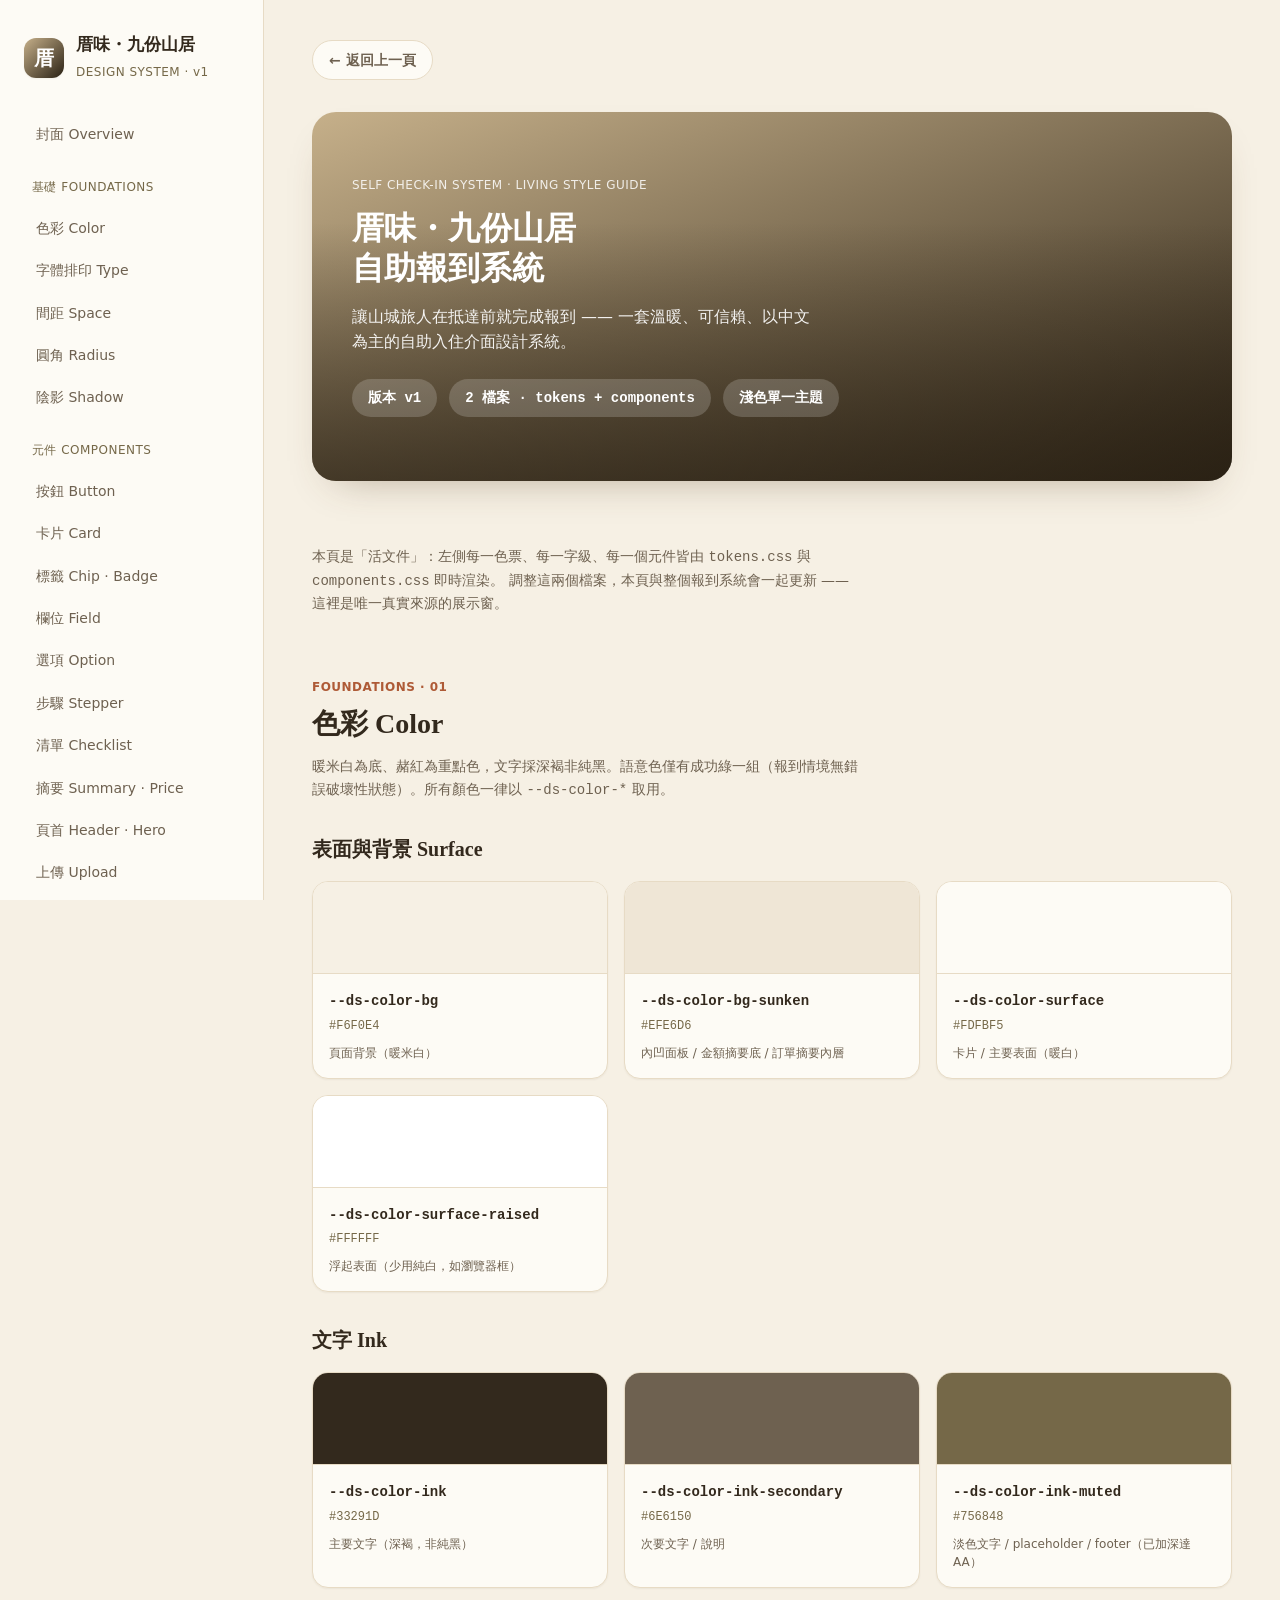
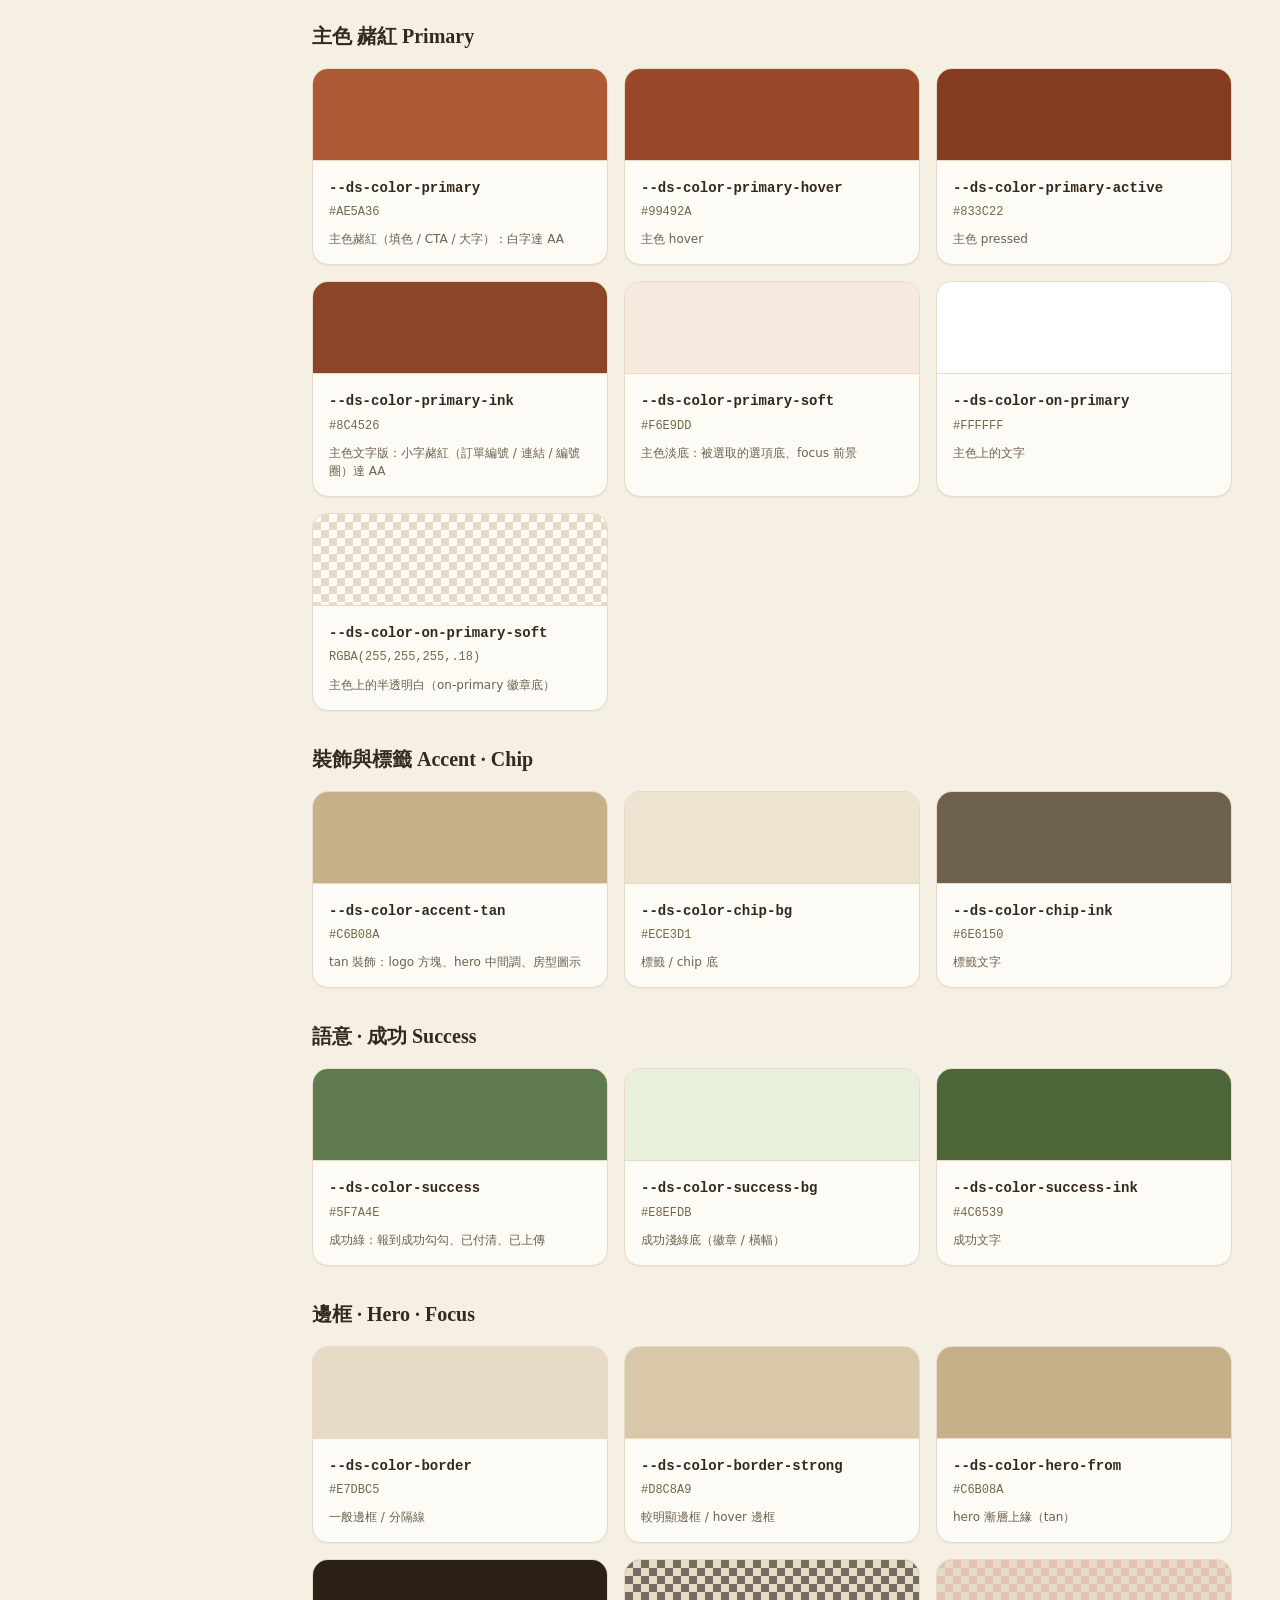
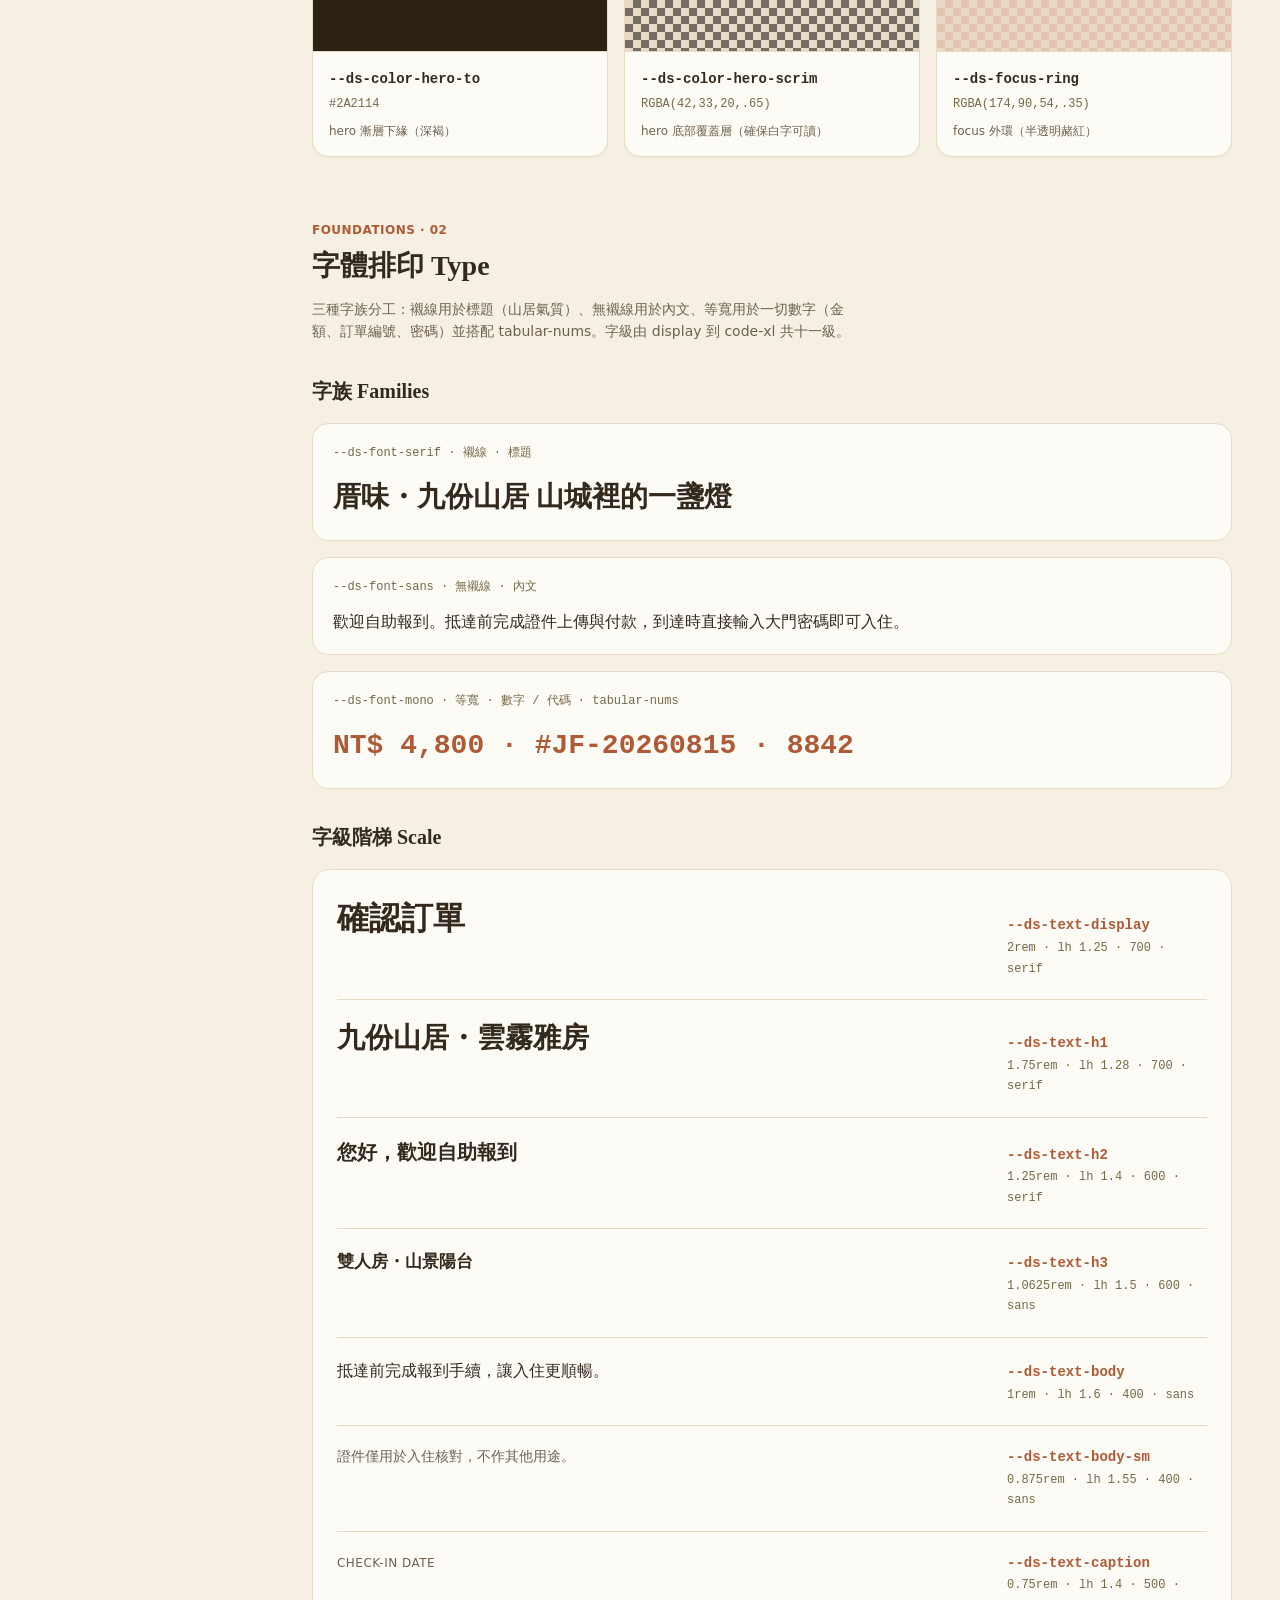
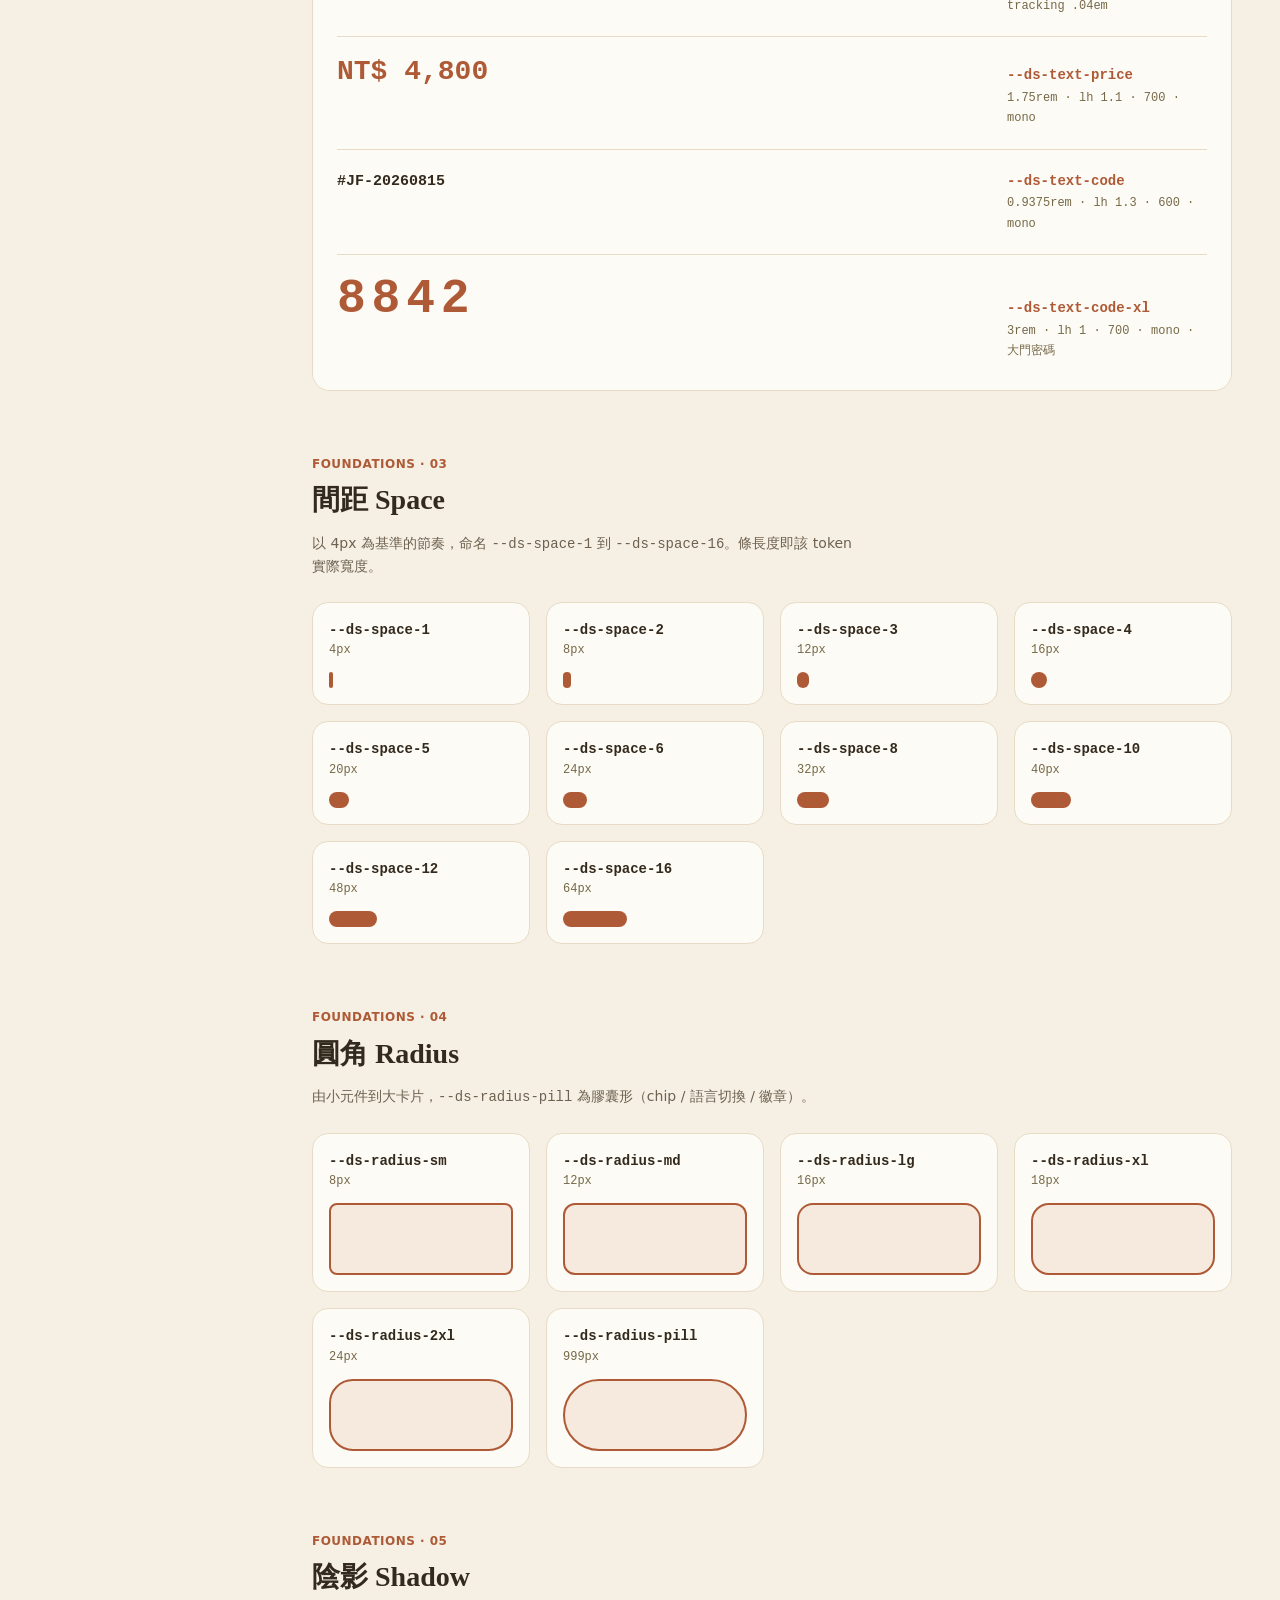
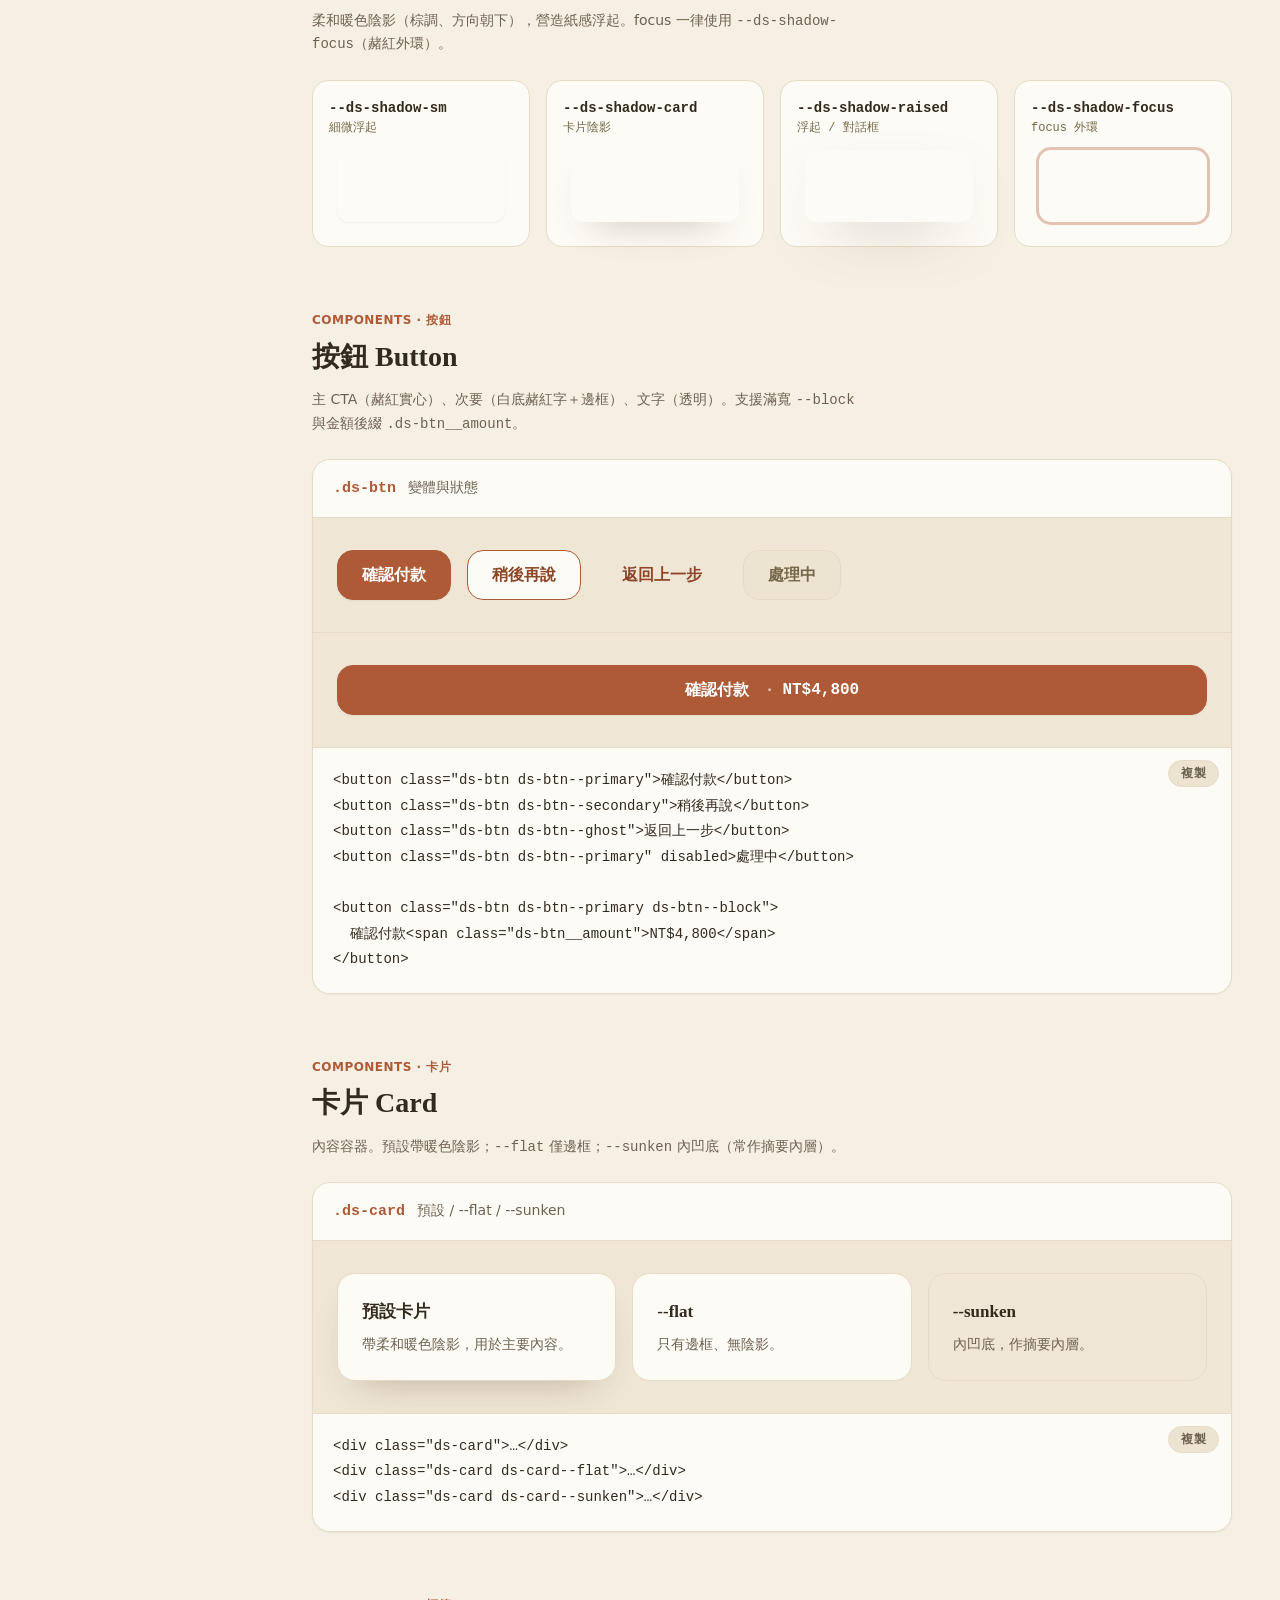
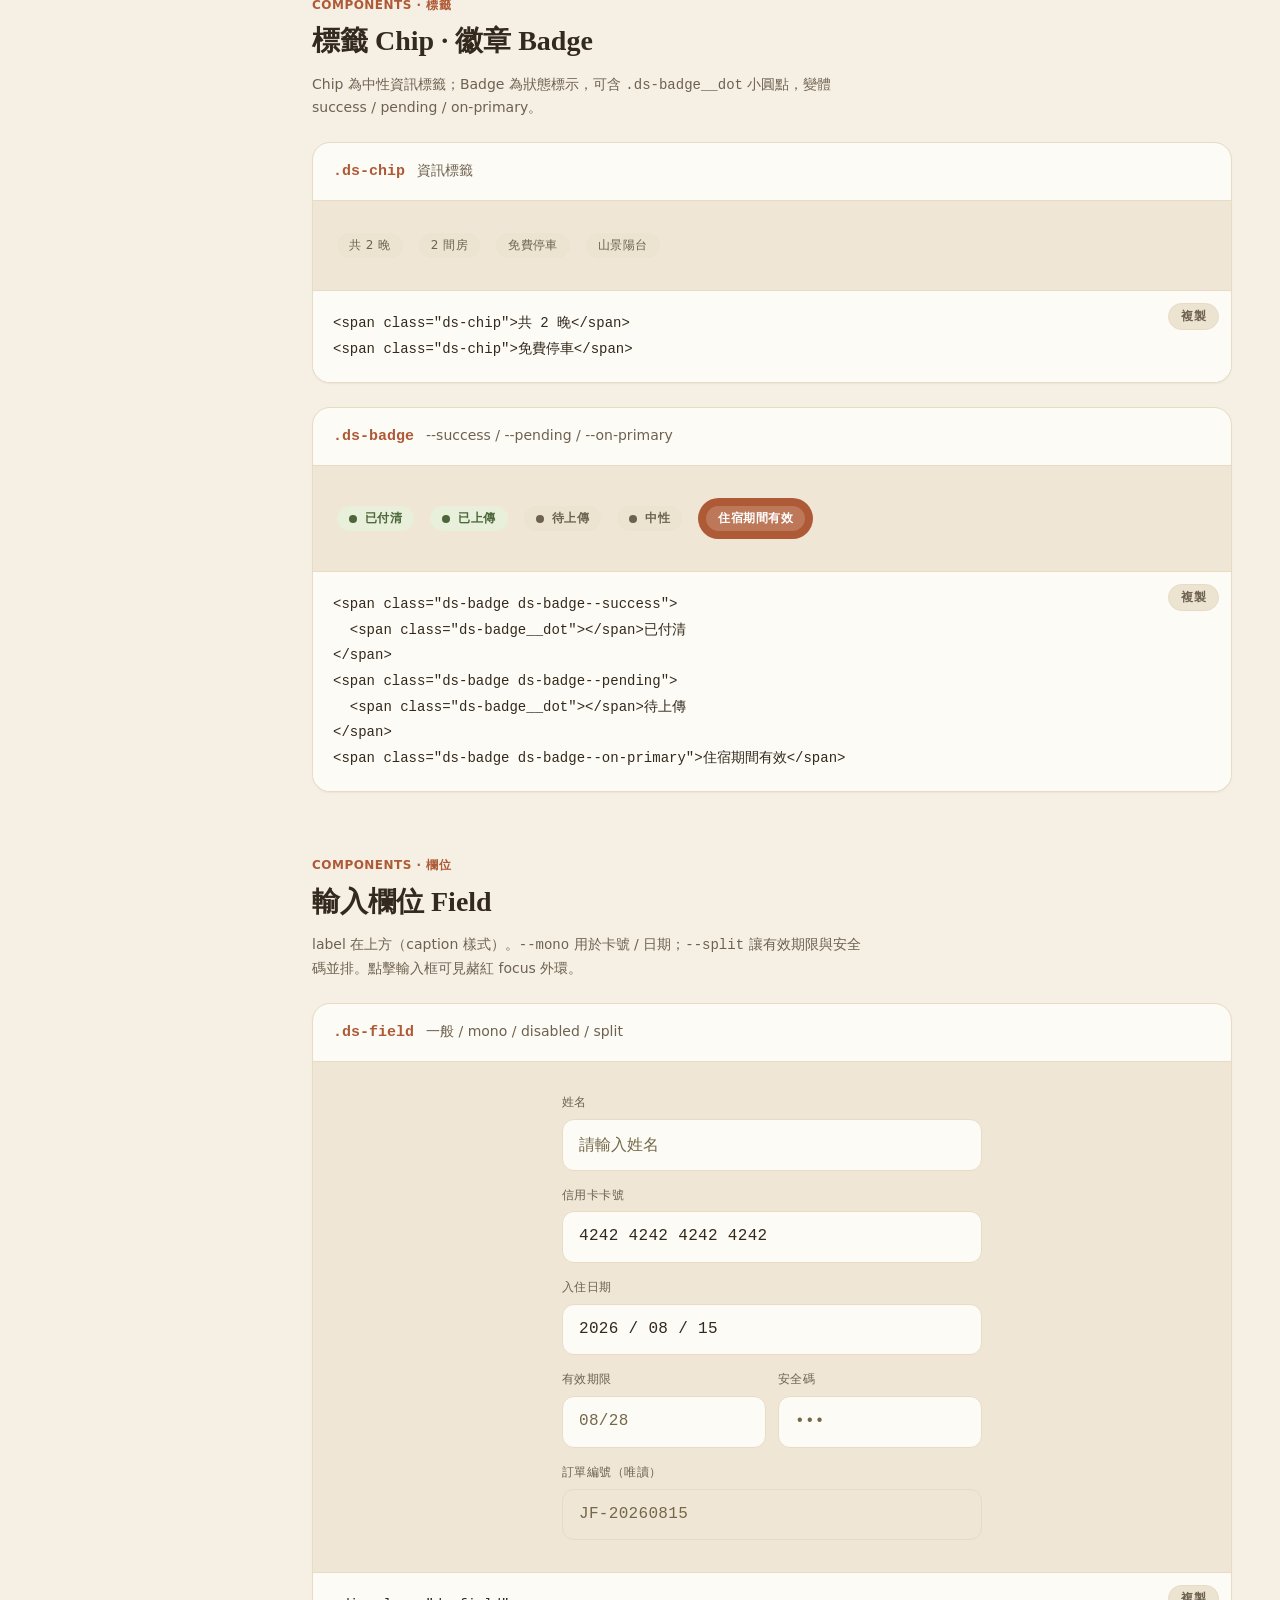
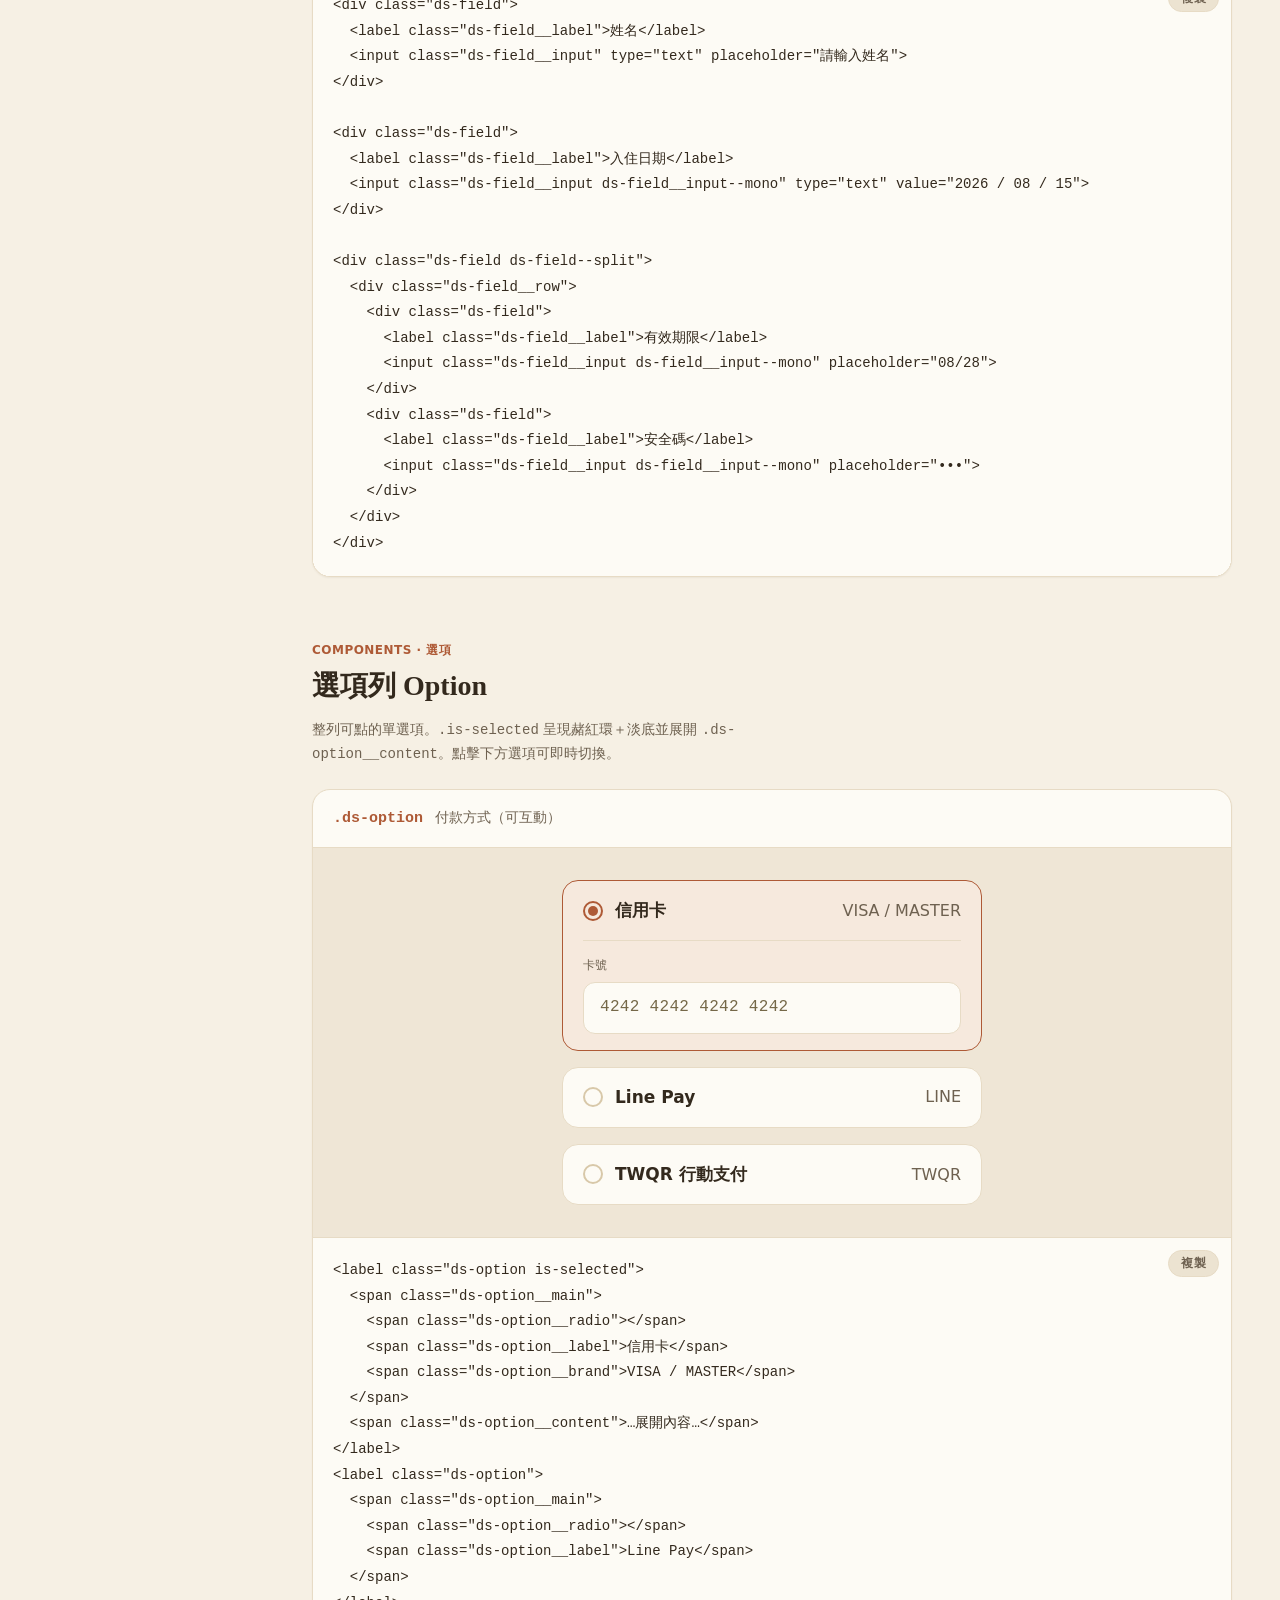
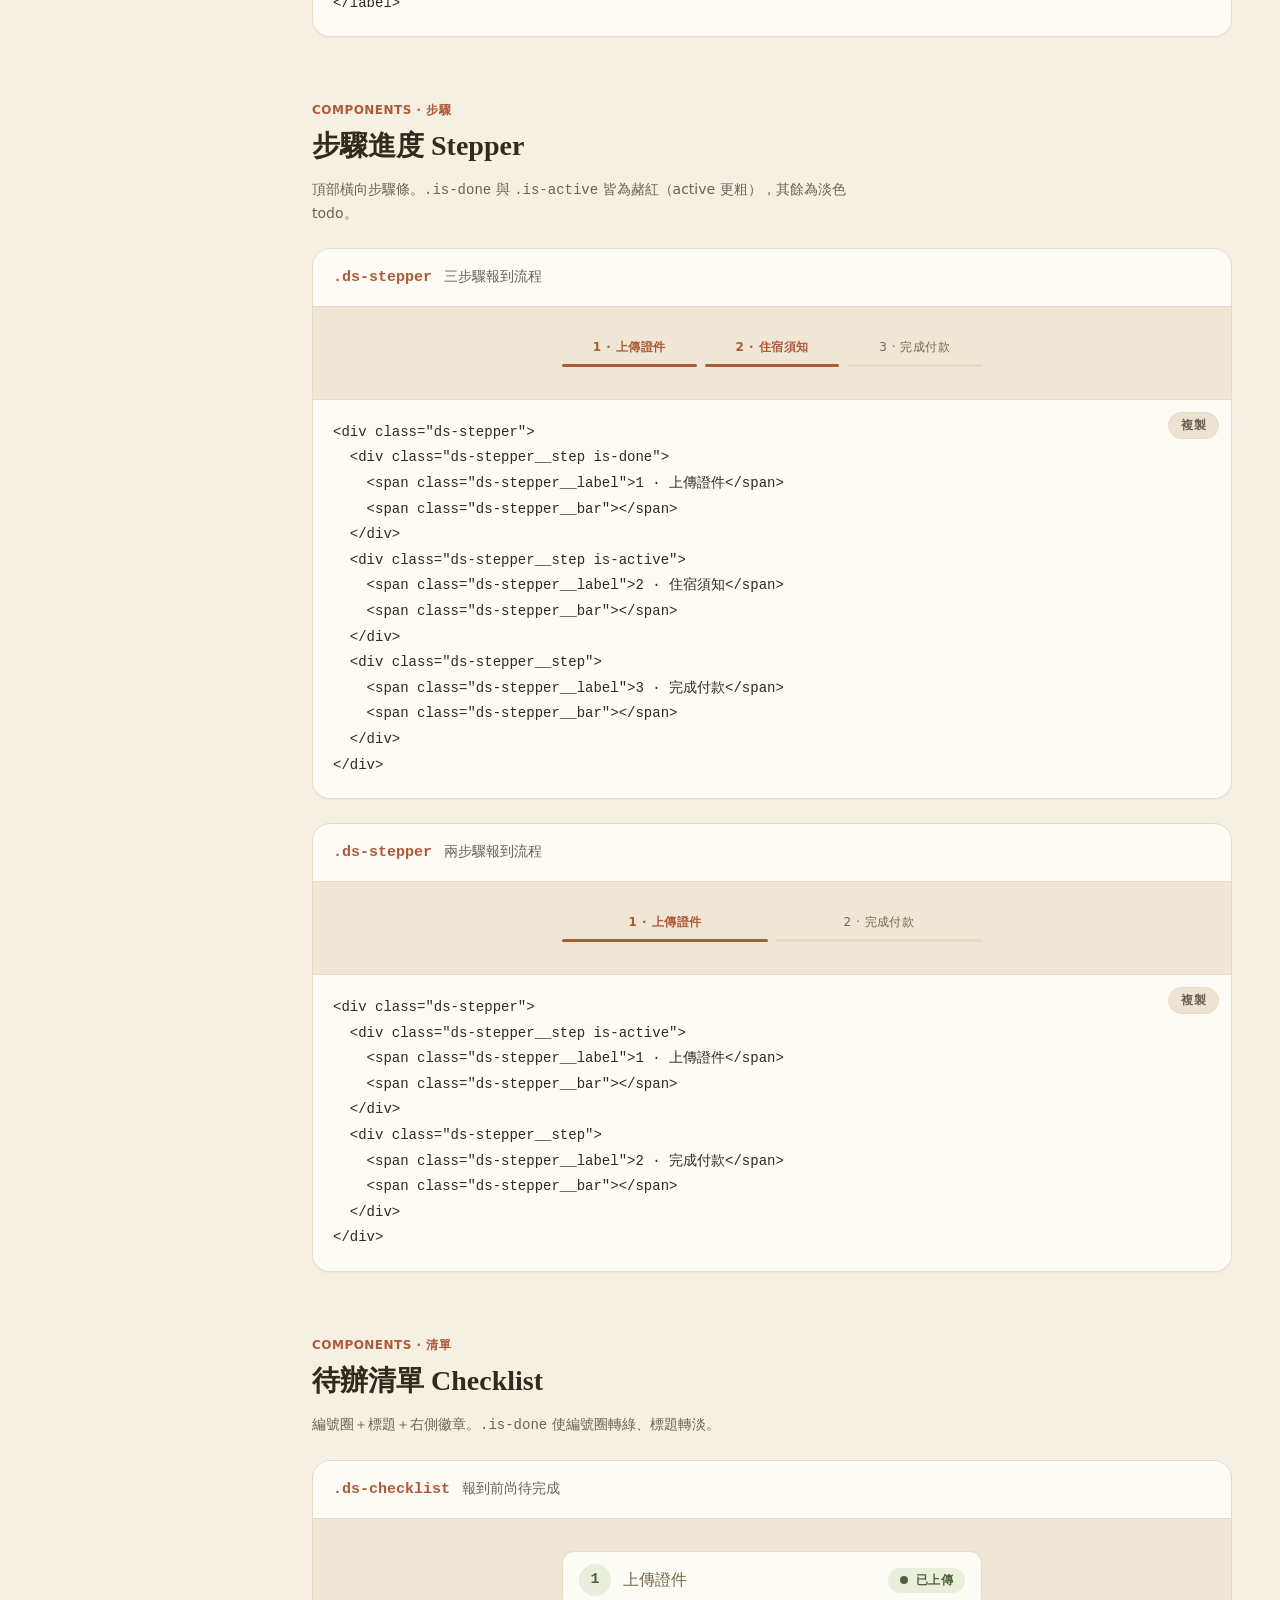
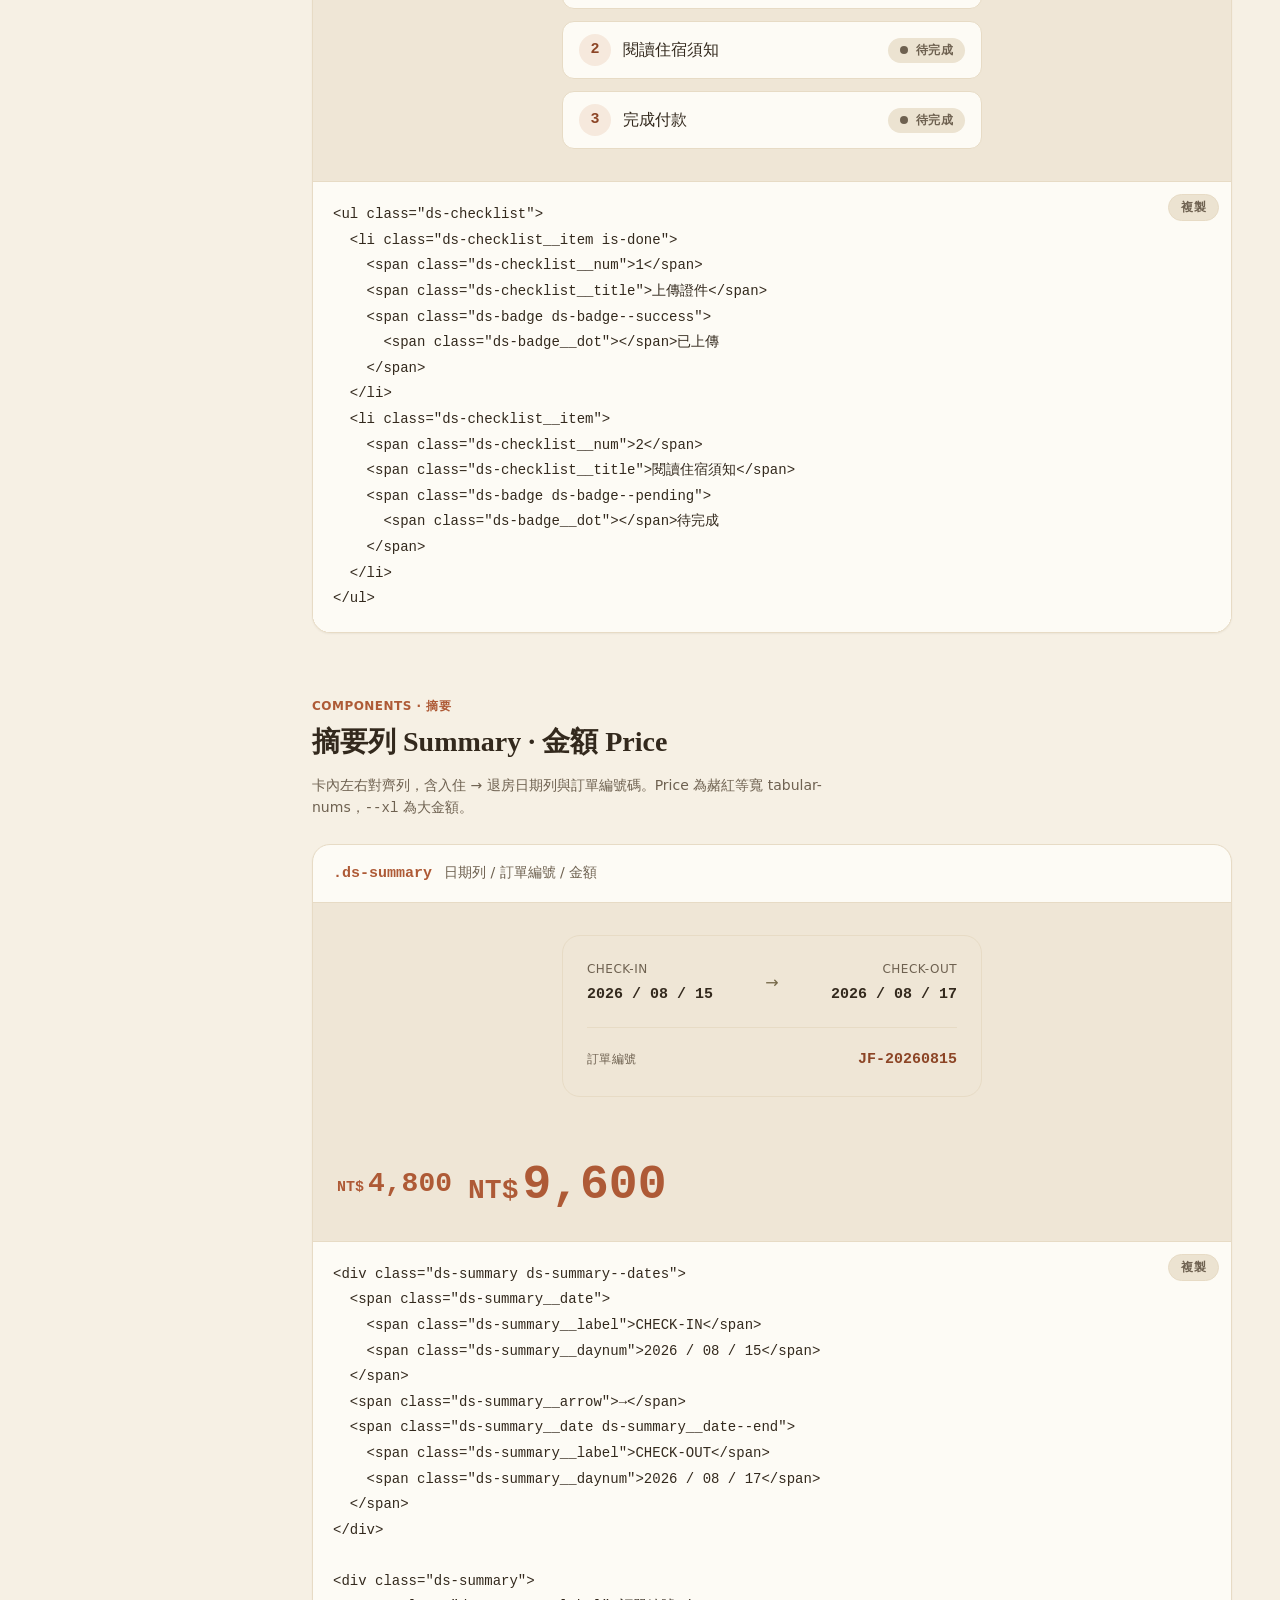
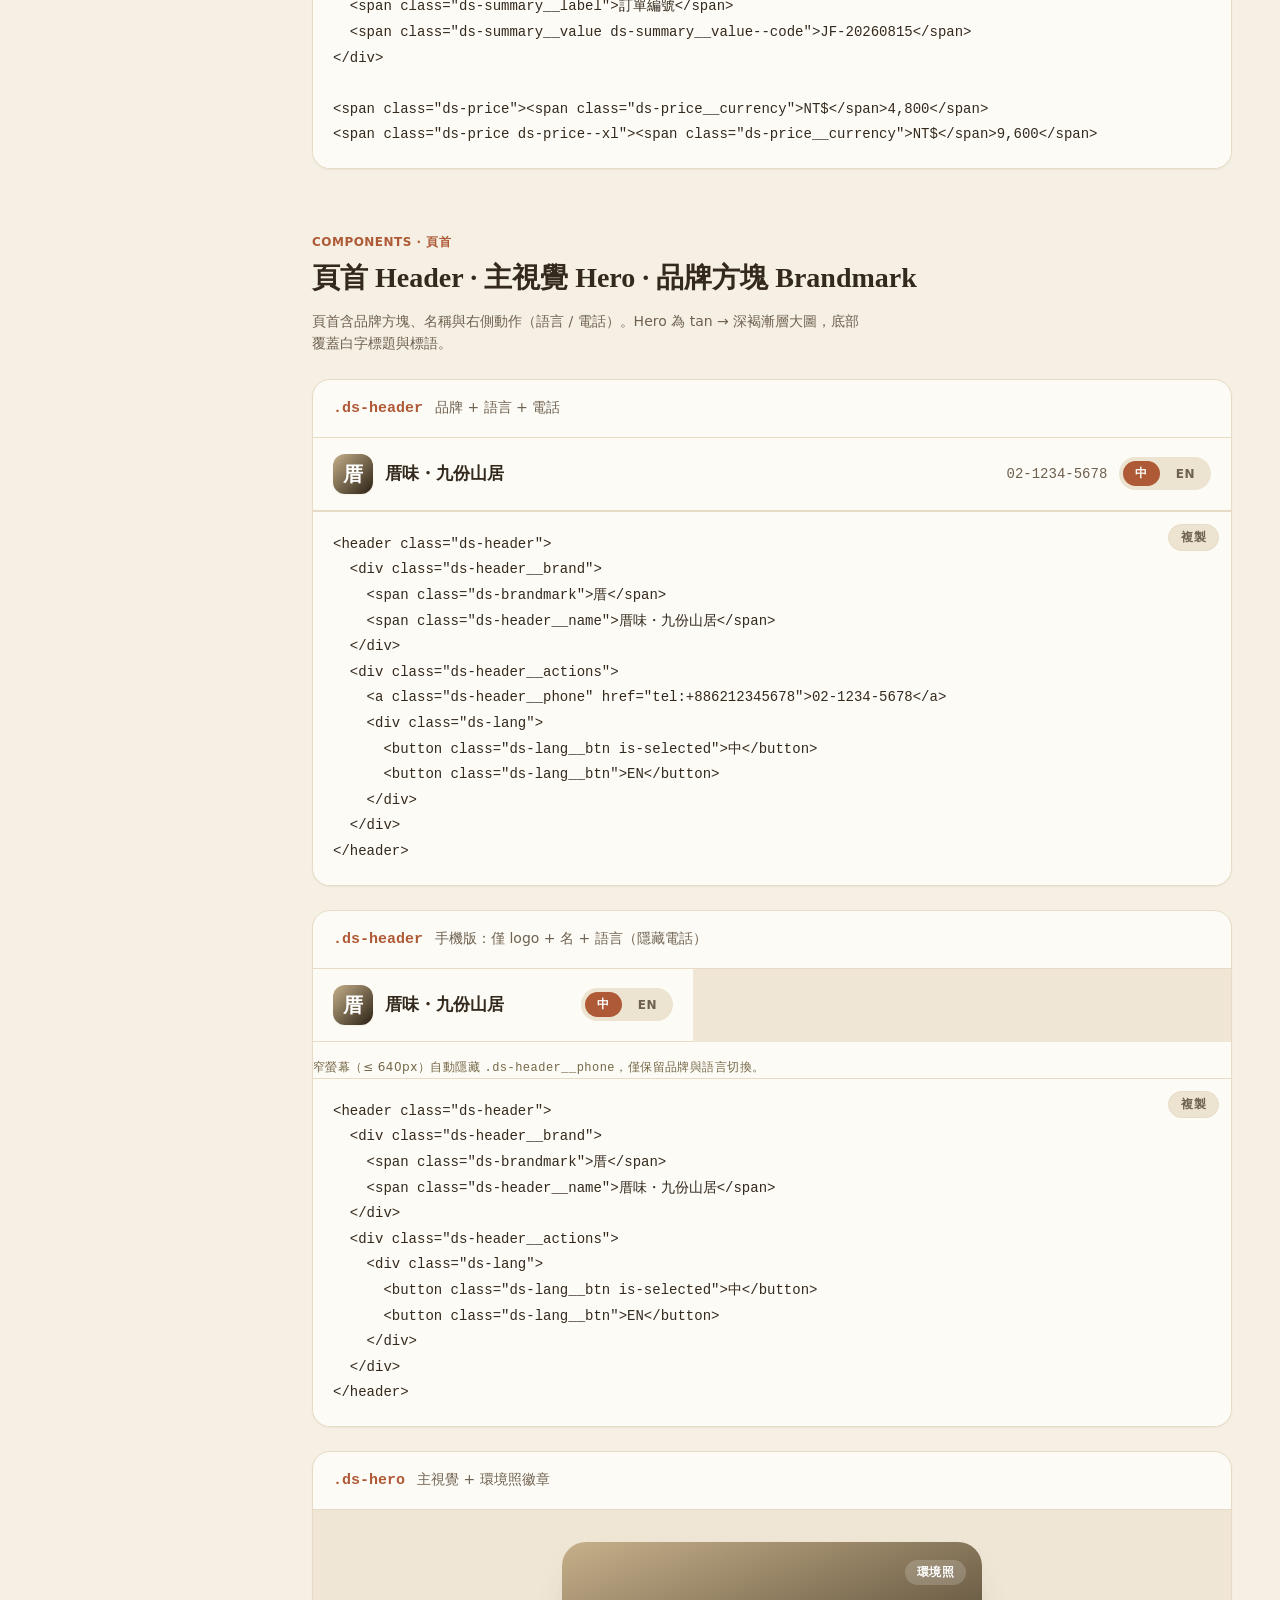
<file: design-system/styleguide.html>
<!DOCTYPE html>
<html lang="zh-Hant">
<head>
<meta charset="UTF-8">
<meta name="viewport" content="width=device-width, initial-scale=1.0">
<title>厝味・九份山居 — 設計系統 Style Guide</title>
<link rel="stylesheet" href="tokens.css">
<link rel="stylesheet" href="components.css">
<style>
  /* ============================================================
     Style guide 頁面 chrome（僅供本文件排版，沿用 --ds-* 變數）
     ============================================================ */
  * { box-sizing: border-box; }

  html { scroll-behavior: smooth; }

  body {
    margin: 0;
    background-color: var(--ds-color-bg);
    color: var(--ds-color-ink);
    font-family: var(--ds-font-sans);
    font-size: var(--ds-text-body);
    line-height: var(--ds-text-body-lh);
    -webkit-font-smoothing: antialiased;
  }

  a { color: var(--ds-color-primary); }

  /* --- 版面：側欄 + 主內容 --- */
  .sg-layout { display: flex; align-items: flex-start; }

  .sg-sidebar {
    position: sticky;
    top: 0;
    flex: none;
    width: 264px;
    height: 100vh;
    overflow-y: auto;
    padding: var(--ds-space-8) var(--ds-space-6);
    background-color: var(--ds-color-surface);
    border-right: 1px solid var(--ds-color-border);
  }

  .sg-sidebar__brand {
    display: flex;
    align-items: center;
    gap: var(--ds-space-3);
    margin-bottom: var(--ds-space-8);
  }
  .sg-sidebar__brandtext { min-width: 0; }
  .sg-sidebar__brandname {
    font-family: var(--ds-font-serif);
    font-size: var(--ds-text-h3);
    font-weight: 700;
    line-height: 1.3;
  }
  .sg-sidebar__brandsub {
    font-size: var(--ds-text-caption);
    letter-spacing: var(--ds-text-caption-tracking);
    color: var(--ds-color-ink-muted);
  }

  .sg-nav { display: flex; flex-direction: column; gap: var(--ds-space-1); }
  .sg-nav__section {
    margin-top: var(--ds-space-5);
    margin-bottom: var(--ds-space-2);
    padding-left: var(--ds-space-2);
    font-size: var(--ds-text-caption);
    letter-spacing: var(--ds-text-caption-tracking);
    text-transform: uppercase;
    color: var(--ds-color-ink-muted);
  }
  .sg-nav a {
    display: block;
    padding: var(--ds-space-2) var(--ds-space-3);
    border-radius: var(--ds-radius-sm);
    color: var(--ds-color-ink-secondary);
    text-decoration: none;
    font-size: var(--ds-text-body-sm);
    transition: background-color var(--ds-dur) var(--ds-ease), color var(--ds-dur) var(--ds-ease);
  }
  .sg-nav a:hover {
    background-color: var(--ds-color-primary-soft);
    color: var(--ds-color-primary);
  }

  .sg-main {
    flex: 1;
    min-width: 0;
    max-width: 1000px;
    margin: 0 auto;
    padding: var(--ds-space-10) var(--ds-space-10) var(--ds-space-16);
  }

  /* --- 返回連結（右上） --- */
  .sg-topbar {
    display: flex;
    justify-content: flex-start;
    margin-bottom: var(--ds-space-8);
  }
  .sg-back {
    display: inline-flex;
    align-items: center;
    gap: var(--ds-space-2);
    padding: var(--ds-space-2) var(--ds-space-4);
    background-color: var(--ds-color-surface);
    border: 1px solid var(--ds-color-border);
    border-radius: var(--ds-radius-pill);
    color: var(--ds-color-ink-secondary);
    text-decoration: none;
    font-size: var(--ds-text-body-sm);
    font-weight: 600;
    transition: border-color var(--ds-dur) var(--ds-ease), color var(--ds-dur) var(--ds-ease);
  }
  .sg-back:hover { border-color: var(--ds-color-primary); color: var(--ds-color-primary); }

  /* --- 區塊 --- */
  .sg-section { margin-bottom: var(--ds-space-16); scroll-margin-top: var(--ds-space-6); }
  .sg-section__head { margin-bottom: var(--ds-space-6); }
  .sg-section__kicker {
    font-size: var(--ds-text-caption);
    letter-spacing: var(--ds-text-caption-tracking);
    text-transform: uppercase;
    color: var(--ds-color-primary);
    font-weight: 600;
  }
  .sg-h2 {
    margin: var(--ds-space-2) 0 var(--ds-space-3);
    font-family: var(--ds-font-serif);
    font-size: var(--ds-text-h1);
    line-height: var(--ds-text-h1-lh);
    font-weight: 700;
  }
  .sg-section__desc {
    max-width: 62ch;
    color: var(--ds-color-ink-secondary);
    font-size: var(--ds-text-body-sm);
  }

  .sg-subhead {
    margin: var(--ds-space-8) 0 var(--ds-space-4);
    font-family: var(--ds-font-serif);
    font-size: var(--ds-text-h2);
    font-weight: 600;
  }

  /* --- 元件展示台 --- */
  .sg-specimen {
    margin-bottom: var(--ds-space-6);
    background-color: var(--ds-color-surface);
    border: 1px solid var(--ds-color-border);
    border-radius: var(--ds-radius-xl);
    overflow: hidden;
    box-shadow: var(--ds-shadow-sm);
  }
  .sg-specimen__title {
    display: flex;
    align-items: baseline;
    gap: var(--ds-space-3);
    padding: var(--ds-space-4) var(--ds-space-5);
    border-bottom: 1px solid var(--ds-color-border);
  }
  .sg-specimen__name {
    font-family: var(--ds-font-mono);
    font-size: var(--ds-text-code);
    font-weight: 600;
    color: var(--ds-color-primary);
  }
  .sg-specimen__desc {
    font-size: var(--ds-text-body-sm);
    color: var(--ds-color-ink-secondary);
  }
  .sg-preview {
    display: flex;
    flex-wrap: wrap;
    align-items: center;
    gap: var(--ds-space-4);
    padding: var(--ds-space-8) var(--ds-space-6);
    background-color: var(--ds-color-bg-sunken);
  }
  .sg-preview--stack { flex-direction: column; align-items: stretch; }
  .sg-preview--narrow > * { max-width: 420px; margin-inline: auto; width: 100%; }

  /* --- 程式碼片段 + 複製 --- */
  .sg-code { position: relative; border-top: 1px solid var(--ds-color-border); }
  .sg-code pre {
    margin: 0;
    padding: var(--ds-space-5);
    padding-right: var(--ds-space-16);
    overflow-x: auto;
    background-color: var(--ds-color-surface);
  }
  .sg-code code {
    font-family: var(--ds-font-mono);
    font-size: var(--ds-text-body-sm);
    line-height: 1.7;
    color: var(--ds-color-ink);
    white-space: pre;
  }
  .sg-copy {
    position: absolute;
    top: var(--ds-space-3);
    right: var(--ds-space-3);
    padding: var(--ds-space-1) var(--ds-space-3);
    background-color: var(--ds-color-chip-bg);
    border: 1px solid var(--ds-color-border);
    border-radius: var(--ds-radius-pill);
    color: var(--ds-color-ink-secondary);
    font-family: var(--ds-font-sans);
    font-size: var(--ds-text-caption);
    font-weight: 600;
    letter-spacing: var(--ds-text-caption-tracking);
    cursor: pointer;
    transition: background-color var(--ds-dur) var(--ds-ease), color var(--ds-dur) var(--ds-ease);
  }
  .sg-copy:hover { background-color: var(--ds-color-primary-soft); color: var(--ds-color-primary); }
  .sg-copy.is-copied { background-color: var(--ds-color-success-bg); color: var(--ds-color-success-ink); }

  /* --- 色彩票卡 --- */
  .sg-swatch-grid {
    display: grid;
    grid-template-columns: repeat(auto-fill, minmax(220px, 1fr));
    gap: var(--ds-space-4);
  }
  .sg-swatch {
    background-color: var(--ds-color-surface);
    border: 1px solid var(--ds-color-border);
    border-radius: var(--ds-radius-lg);
    overflow: hidden;
    box-shadow: var(--ds-shadow-sm);
  }
  .sg-swatch__chip {
    height: 92px;
    border-bottom: 1px solid var(--ds-color-border);
  }
  .sg-swatch__body { padding: var(--ds-space-4); }
  .sg-swatch__token {
    font-family: var(--ds-font-mono);
    font-size: var(--ds-text-body-sm);
    font-weight: 600;
    color: var(--ds-color-ink);
    word-break: break-all;
  }
  .sg-swatch__hex {
    margin-top: var(--ds-space-1);
    font-family: var(--ds-font-mono);
    font-size: var(--ds-text-caption);
    color: var(--ds-color-ink-muted);
    text-transform: uppercase;
  }
  .sg-swatch__role {
    margin-top: var(--ds-space-2);
    font-size: var(--ds-text-caption);
    line-height: 1.5;
    color: var(--ds-color-ink-secondary);
  }
  .sg-swatch--checker .sg-swatch__chip {
    background-image:
      linear-gradient(45deg, var(--ds-color-border) 25%, transparent 25%),
      linear-gradient(-45deg, var(--ds-color-border) 25%, transparent 25%),
      linear-gradient(45deg, transparent 75%, var(--ds-color-border) 75%),
      linear-gradient(-45deg, transparent 75%, var(--ds-color-border) 75%);
    background-size: 16px 16px;
    background-position: 0 0, 0 8px, 8px -8px, -8px 0;
  }

  /* --- 字體排印 --- */
  .sg-type-row {
    display: grid;
    grid-template-columns: 1fr 200px;
    gap: var(--ds-space-6);
    align-items: baseline;
    padding: var(--ds-space-5) 0;
    border-bottom: 1px solid var(--ds-color-border);
  }
  .sg-type-row:last-child { border-bottom: none; }
  .sg-type-spec {
    font-family: var(--ds-font-mono);
    font-size: var(--ds-text-caption);
    line-height: 1.7;
    color: var(--ds-color-ink-muted);
  }
  .sg-type-spec b {
    display: block;
    color: var(--ds-color-primary);
    font-size: var(--ds-text-body-sm);
    text-transform: none;
  }

  .sg-family-card {
    padding: var(--ds-space-5);
    background-color: var(--ds-color-surface);
    border: 1px solid var(--ds-color-border);
    border-radius: var(--ds-radius-lg);
  }
  .sg-family-card + .sg-family-card { margin-top: var(--ds-space-4); }
  .sg-family-card__meta {
    font-family: var(--ds-font-mono);
    font-size: var(--ds-text-caption);
    color: var(--ds-color-ink-muted);
    margin-bottom: var(--ds-space-3);
  }

  /* --- 間距 / 圓角 / 陰影 --- */
  .sg-token-grid {
    display: grid;
    grid-template-columns: repeat(auto-fill, minmax(180px, 1fr));
    gap: var(--ds-space-4);
  }
  .sg-token-card {
    padding: var(--ds-space-4);
    background-color: var(--ds-color-surface);
    border: 1px solid var(--ds-color-border);
    border-radius: var(--ds-radius-lg);
  }
  .sg-token-card__name {
    font-family: var(--ds-font-mono);
    font-size: var(--ds-text-body-sm);
    font-weight: 600;
    color: var(--ds-color-ink);
  }
  .sg-token-card__val {
    font-family: var(--ds-font-mono);
    font-size: var(--ds-text-caption);
    color: var(--ds-color-ink-muted);
  }
  .sg-space-bar {
    height: 16px;
    margin-top: var(--ds-space-3);
    border-radius: var(--ds-radius-sm);
    background-color: var(--ds-color-primary);
  }
  .sg-radius-demo {
    height: 72px;
    margin-top: var(--ds-space-3);
    background-color: var(--ds-color-primary-soft);
    border: 2px solid var(--ds-color-primary);
  }
  .sg-shadow-demo {
    height: 72px;
    margin: var(--ds-space-3) var(--ds-space-2) var(--ds-space-2);
    border-radius: var(--ds-radius-md);
    background-color: var(--ds-color-surface);
  }

  /* --- 情境範例外框（模擬手機畫面） --- */
  .sg-scenario-grid {
    display: grid;
    grid-template-columns: repeat(auto-fit, minmax(320px, 1fr));
    gap: var(--ds-space-6);
  }
  .sg-phone {
    background-color: var(--ds-color-surface-raised);
    border: 1px solid var(--ds-color-border);
    border-radius: var(--ds-radius-2xl);
    box-shadow: var(--ds-shadow-raised);
    overflow: hidden;
  }
  .sg-phone__body {
    padding: var(--ds-space-5);
    background-color: var(--ds-color-bg);
  }
  .sg-scenario-caption {
    margin-top: var(--ds-space-3);
    text-align: center;
    font-size: var(--ds-text-body-sm);
    color: var(--ds-color-ink-secondary);
  }

  .sg-note {
    margin-top: var(--ds-space-4);
    font-size: var(--ds-text-caption);
    color: var(--ds-color-ink-muted);
    letter-spacing: var(--ds-text-caption-tracking);
  }

  /* --- 封面 --- */
  .sg-cover {
    position: relative;
    padding: var(--ds-space-16) var(--ds-space-10);
    margin-bottom: var(--ds-space-16);
    border-radius: var(--ds-radius-2xl);
    background-image: linear-gradient(160deg, var(--ds-color-hero-from), var(--ds-color-hero-to));
    box-shadow: var(--ds-shadow-card);
    overflow: hidden;
  }
  .sg-cover__inner { position: relative; z-index: 1; color: var(--ds-color-on-primary); }
  .sg-cover::after {
    content: "";
    position: absolute; inset: 0;
    background-image: linear-gradient(to top, var(--ds-color-hero-scrim), transparent 70%);
  }
  .sg-cover__eyebrow {
    font-size: var(--ds-text-caption);
    letter-spacing: var(--ds-text-caption-tracking);
    text-transform: uppercase;
    opacity: .85;
  }
  .sg-cover__title {
    margin: var(--ds-space-3) 0;
    font-family: var(--ds-font-serif);
    font-size: var(--ds-text-display);
    line-height: var(--ds-text-display-lh);
    font-weight: 700;
  }
  .sg-cover__tagline {
    max-width: 46ch;
    font-size: var(--ds-text-body);
    opacity: .92;
  }
  .sg-cover__meta {
    display: flex;
    flex-wrap: wrap;
    gap: var(--ds-space-3);
    margin-top: var(--ds-space-6);
  }
  .sg-cover__pill {
    display: inline-flex;
    align-items: center;
    gap: var(--ds-space-2);
    padding: var(--ds-space-2) var(--ds-space-4);
    background-color: var(--ds-color-on-primary-soft);
    border-radius: var(--ds-radius-pill);
    font-family: var(--ds-font-mono);
    font-size: var(--ds-text-body-sm);
    font-weight: 600;
  }

  @media (max-width: 860px) {
    .sg-sidebar { display: none; }
    .sg-main { padding: var(--ds-space-6) var(--ds-space-5) var(--ds-space-12); }
    .sg-type-row { grid-template-columns: 1fr; gap: var(--ds-space-2); }
    .sg-cover { padding: var(--ds-space-10) var(--ds-space-6); }
  }
</style>
</head>
<body>
<div class="sg-layout">

  <!-- ===================== 側欄導覽 ===================== -->
  <aside class="sg-sidebar">
    <div class="sg-sidebar__brand">
      <span class="ds-brandmark">厝</span>
      <span class="sg-sidebar__brandtext">
        <span class="sg-sidebar__brandname">厝味・九份山居</span>
        <span class="sg-sidebar__brandsub">DESIGN SYSTEM · v1</span>
      </span>
    </div>
    <nav class="sg-nav">
      <a href="#cover">封面 Overview</a>
      <div class="sg-nav__section">基礎 Foundations</div>
      <a href="#color">色彩 Color</a>
      <a href="#type">字體排印 Type</a>
      <a href="#space">間距 Space</a>
      <a href="#radius">圓角 Radius</a>
      <a href="#shadow">陰影 Shadow</a>
      <div class="sg-nav__section">元件 Components</div>
      <a href="#c-button">按鈕 Button</a>
      <a href="#c-card">卡片 Card</a>
      <a href="#c-chip">標籤 Chip · Badge</a>
      <a href="#c-field">欄位 Field</a>
      <a href="#c-option">選項 Option</a>
      <a href="#c-stepper">步驟 Stepper</a>
      <a href="#c-checklist">清單 Checklist</a>
      <a href="#c-summary">摘要 Summary · Price</a>
      <a href="#c-header">頁首 Header · Hero</a>
      <a href="#c-upload">上傳 Upload</a>
      <a href="#c-doorcode">密碼卡 Doorcode</a>
      <a href="#c-infolist">資訊列 · Notice</a>
      <a href="#c-contact">聯絡 · Lang</a>
      <div class="sg-nav__section">組合 Patterns</div>
      <a href="#p-order">確認訂單卡</a>
      <a href="#p-success">報到成功密碼卡</a>
    </nav>
  </aside>

  <!-- ===================== 主內容 ===================== -->
  <main class="sg-main">

    <div class="sg-topbar">
      <a class="sg-back" href="../index.html" onclick="if (history.length > 1) { history.back(); return false; }">← 返回上一頁</a>
    </div>

    <!-- ---------- 封面 ---------- -->
    <section id="cover" class="sg-cover">
      <div class="sg-cover__inner">
        <div class="sg-cover__eyebrow">Self check-in system · living style guide</div>
        <h1 class="sg-cover__title">厝味・九份山居<br>自助報到系統</h1>
        <p class="sg-cover__tagline">讓山城旅人在抵達前就完成報到 —— 一套溫暖、可信賴、以中文為主的自助入住介面設計系統。</p>
        <div class="sg-cover__meta">
          <span class="sg-cover__pill">版本 v1</span>
          <span class="sg-cover__pill">2 檔案 · tokens + components</span>
          <span class="sg-cover__pill">淺色單一主題</span>
        </div>
      </div>
    </section>

    <p class="sg-section__desc" style="margin-bottom: var(--ds-space-16);">
      本頁是「活文件」：左側每一色票、每一字級、每一個元件皆由
      <code style="font-family: var(--ds-font-mono);">tokens.css</code> 與
      <code style="font-family: var(--ds-font-mono);">components.css</code> 即時渲染。
      調整這兩個檔案，本頁與整個報到系統會一起更新 —— 這裡是唯一真實來源的展示窗。
    </p>

    <!-- ---------- 色彩 ---------- -->
    <section id="color" class="sg-section">
      <div class="sg-section__head">
        <div class="sg-section__kicker">Foundations · 01</div>
        <h2 class="sg-h2">色彩 Color</h2>
        <p class="sg-section__desc">暖米白為底、赭紅為重點色，文字採深褐非純黑。語意色僅有成功綠一組（報到情境無錯誤破壞性狀態）。所有顏色一律以 <code style="font-family:var(--ds-font-mono)">--ds-color-*</code> 取用。</p>
      </div>

      <h3 class="sg-subhead">表面與背景 Surface</h3>
      <div class="sg-swatch-grid">
        <div class="sg-swatch">
          <div class="sg-swatch__chip" style="background-color: var(--ds-color-bg);"></div>
          <div class="sg-swatch__body">
            <div class="sg-swatch__token">--ds-color-bg</div>
            <div class="sg-swatch__hex">#F6F0E4</div>
            <div class="sg-swatch__role">頁面背景（暖米白）</div>
          </div>
        </div>
        <div class="sg-swatch">
          <div class="sg-swatch__chip" style="background-color: var(--ds-color-bg-sunken);"></div>
          <div class="sg-swatch__body">
            <div class="sg-swatch__token">--ds-color-bg-sunken</div>
            <div class="sg-swatch__hex">#EFE6D6</div>
            <div class="sg-swatch__role">內凹面板 / 金額摘要底 / 訂單摘要內層</div>
          </div>
        </div>
        <div class="sg-swatch">
          <div class="sg-swatch__chip" style="background-color: var(--ds-color-surface);"></div>
          <div class="sg-swatch__body">
            <div class="sg-swatch__token">--ds-color-surface</div>
            <div class="sg-swatch__hex">#FDFBF5</div>
            <div class="sg-swatch__role">卡片 / 主要表面（暖白）</div>
          </div>
        </div>
        <div class="sg-swatch">
          <div class="sg-swatch__chip" style="background-color: var(--ds-color-surface-raised);"></div>
          <div class="sg-swatch__body">
            <div class="sg-swatch__token">--ds-color-surface-raised</div>
            <div class="sg-swatch__hex">#FFFFFF</div>
            <div class="sg-swatch__role">浮起表面（少用純白，如瀏覽器框）</div>
          </div>
        </div>
      </div>

      <h3 class="sg-subhead">文字 Ink</h3>
      <div class="sg-swatch-grid">
        <div class="sg-swatch">
          <div class="sg-swatch__chip" style="background-color: var(--ds-color-ink);"></div>
          <div class="sg-swatch__body">
            <div class="sg-swatch__token">--ds-color-ink</div>
            <div class="sg-swatch__hex">#33291D</div>
            <div class="sg-swatch__role">主要文字（深褐，非純黑）</div>
          </div>
        </div>
        <div class="sg-swatch">
          <div class="sg-swatch__chip" style="background-color: var(--ds-color-ink-secondary);"></div>
          <div class="sg-swatch__body">
            <div class="sg-swatch__token">--ds-color-ink-secondary</div>
            <div class="sg-swatch__hex">#6E6150</div>
            <div class="sg-swatch__role">次要文字 / 說明</div>
          </div>
        </div>
        <div class="sg-swatch">
          <div class="sg-swatch__chip" style="background-color: var(--ds-color-ink-muted);"></div>
          <div class="sg-swatch__body">
            <div class="sg-swatch__token">--ds-color-ink-muted</div>
            <div class="sg-swatch__hex">#756848</div>
            <div class="sg-swatch__role">淡色文字 / placeholder / footer（已加深達 AA）</div>
          </div>
        </div>
      </div>

      <h3 class="sg-subhead">主色 赭紅 Primary</h3>
      <div class="sg-swatch-grid">
        <div class="sg-swatch">
          <div class="sg-swatch__chip" style="background-color: var(--ds-color-primary);"></div>
          <div class="sg-swatch__body">
            <div class="sg-swatch__token">--ds-color-primary</div>
            <div class="sg-swatch__hex">#AE5A36</div>
            <div class="sg-swatch__role">主色赭紅（填色 / CTA / 大字）：白字達 AA</div>
          </div>
        </div>
        <div class="sg-swatch">
          <div class="sg-swatch__chip" style="background-color: var(--ds-color-primary-hover);"></div>
          <div class="sg-swatch__body">
            <div class="sg-swatch__token">--ds-color-primary-hover</div>
            <div class="sg-swatch__hex">#99492A</div>
            <div class="sg-swatch__role">主色 hover</div>
          </div>
        </div>
        <div class="sg-swatch">
          <div class="sg-swatch__chip" style="background-color: var(--ds-color-primary-active);"></div>
          <div class="sg-swatch__body">
            <div class="sg-swatch__token">--ds-color-primary-active</div>
            <div class="sg-swatch__hex">#833C22</div>
            <div class="sg-swatch__role">主色 pressed</div>
          </div>
        </div>
        <div class="sg-swatch">
          <div class="sg-swatch__chip" style="background-color: var(--ds-color-primary-ink);"></div>
          <div class="sg-swatch__body">
            <div class="sg-swatch__token">--ds-color-primary-ink</div>
            <div class="sg-swatch__hex">#8C4526</div>
            <div class="sg-swatch__role">主色文字版：小字赭紅（訂單編號 / 連結 / 編號圈）達 AA</div>
          </div>
        </div>
        <div class="sg-swatch">
          <div class="sg-swatch__chip" style="background-color: var(--ds-color-primary-soft);"></div>
          <div class="sg-swatch__body">
            <div class="sg-swatch__token">--ds-color-primary-soft</div>
            <div class="sg-swatch__hex">#F6E9DD</div>
            <div class="sg-swatch__role">主色淡底：被選取的選項底、focus 前景</div>
          </div>
        </div>
        <div class="sg-swatch">
          <div class="sg-swatch__chip" style="background-color: var(--ds-color-on-primary);"></div>
          <div class="sg-swatch__body">
            <div class="sg-swatch__token">--ds-color-on-primary</div>
            <div class="sg-swatch__hex">#FFFFFF</div>
            <div class="sg-swatch__role">主色上的文字</div>
          </div>
        </div>
        <div class="sg-swatch sg-swatch--checker">
          <div class="sg-swatch__chip" style="background-color: var(--ds-color-on-primary-soft);"></div>
          <div class="sg-swatch__body">
            <div class="sg-swatch__token">--ds-color-on-primary-soft</div>
            <div class="sg-swatch__hex">rgba(255,255,255,.18)</div>
            <div class="sg-swatch__role">主色上的半透明白（on-primary 徽章底）</div>
          </div>
        </div>
      </div>

      <h3 class="sg-subhead">裝飾與標籤 Accent · Chip</h3>
      <div class="sg-swatch-grid">
        <div class="sg-swatch">
          <div class="sg-swatch__chip" style="background-color: var(--ds-color-accent-tan);"></div>
          <div class="sg-swatch__body">
            <div class="sg-swatch__token">--ds-color-accent-tan</div>
            <div class="sg-swatch__hex">#C6B08A</div>
            <div class="sg-swatch__role">tan 裝飾：logo 方塊、hero 中間調、房型圖示</div>
          </div>
        </div>
        <div class="sg-swatch">
          <div class="sg-swatch__chip" style="background-color: var(--ds-color-chip-bg);"></div>
          <div class="sg-swatch__body">
            <div class="sg-swatch__token">--ds-color-chip-bg</div>
            <div class="sg-swatch__hex">#ECE3D1</div>
            <div class="sg-swatch__role">標籤 / chip 底</div>
          </div>
        </div>
        <div class="sg-swatch">
          <div class="sg-swatch__chip" style="background-color: var(--ds-color-chip-ink);"></div>
          <div class="sg-swatch__body">
            <div class="sg-swatch__token">--ds-color-chip-ink</div>
            <div class="sg-swatch__hex">#6E6150</div>
            <div class="sg-swatch__role">標籤文字</div>
          </div>
        </div>
      </div>

      <h3 class="sg-subhead">語意 · 成功 Success</h3>
      <div class="sg-swatch-grid">
        <div class="sg-swatch">
          <div class="sg-swatch__chip" style="background-color: var(--ds-color-success);"></div>
          <div class="sg-swatch__body">
            <div class="sg-swatch__token">--ds-color-success</div>
            <div class="sg-swatch__hex">#5F7A4E</div>
            <div class="sg-swatch__role">成功綠：報到成功勾勾、已付清、已上傳</div>
          </div>
        </div>
        <div class="sg-swatch">
          <div class="sg-swatch__chip" style="background-color: var(--ds-color-success-bg);"></div>
          <div class="sg-swatch__body">
            <div class="sg-swatch__token">--ds-color-success-bg</div>
            <div class="sg-swatch__hex">#E8EFDB</div>
            <div class="sg-swatch__role">成功淺綠底（徽章 / 橫幅）</div>
          </div>
        </div>
        <div class="sg-swatch">
          <div class="sg-swatch__chip" style="background-color: var(--ds-color-success-ink);"></div>
          <div class="sg-swatch__body">
            <div class="sg-swatch__token">--ds-color-success-ink</div>
            <div class="sg-swatch__hex">#4C6539</div>
            <div class="sg-swatch__role">成功文字</div>
          </div>
        </div>
      </div>

      <h3 class="sg-subhead">邊框 · Hero · Focus</h3>
      <div class="sg-swatch-grid">
        <div class="sg-swatch">
          <div class="sg-swatch__chip" style="background-color: var(--ds-color-border);"></div>
          <div class="sg-swatch__body">
            <div class="sg-swatch__token">--ds-color-border</div>
            <div class="sg-swatch__hex">#E7DBC5</div>
            <div class="sg-swatch__role">一般邊框 / 分隔線</div>
          </div>
        </div>
        <div class="sg-swatch">
          <div class="sg-swatch__chip" style="background-color: var(--ds-color-border-strong);"></div>
          <div class="sg-swatch__body">
            <div class="sg-swatch__token">--ds-color-border-strong</div>
            <div class="sg-swatch__hex">#D8C8A9</div>
            <div class="sg-swatch__role">較明顯邊框 / hover 邊框</div>
          </div>
        </div>
        <div class="sg-swatch">
          <div class="sg-swatch__chip" style="background-color: var(--ds-color-hero-from);"></div>
          <div class="sg-swatch__body">
            <div class="sg-swatch__token">--ds-color-hero-from</div>
            <div class="sg-swatch__hex">#C6B08A</div>
            <div class="sg-swatch__role">hero 漸層上緣（tan）</div>
          </div>
        </div>
        <div class="sg-swatch">
          <div class="sg-swatch__chip" style="background-color: var(--ds-color-hero-to);"></div>
          <div class="sg-swatch__body">
            <div class="sg-swatch__token">--ds-color-hero-to</div>
            <div class="sg-swatch__hex">#2A2114</div>
            <div class="sg-swatch__role">hero 漸層下緣（深褐）</div>
          </div>
        </div>
        <div class="sg-swatch sg-swatch--checker">
          <div class="sg-swatch__chip" style="background-color: var(--ds-color-hero-scrim);"></div>
          <div class="sg-swatch__body">
            <div class="sg-swatch__token">--ds-color-hero-scrim</div>
            <div class="sg-swatch__hex">rgba(42,33,20,.65)</div>
            <div class="sg-swatch__role">hero 底部覆蓋層（確保白字可讀）</div>
          </div>
        </div>
        <div class="sg-swatch sg-swatch--checker">
          <div class="sg-swatch__chip" style="background-color: var(--ds-focus-ring);"></div>
          <div class="sg-swatch__body">
            <div class="sg-swatch__token">--ds-focus-ring</div>
            <div class="sg-swatch__hex">rgba(174,90,54,.35)</div>
            <div class="sg-swatch__role">focus 外環（半透明赭紅）</div>
          </div>
        </div>
      </div>
    </section>

    <!-- ---------- 字體排印 ---------- -->
    <section id="type" class="sg-section">
      <div class="sg-section__head">
        <div class="sg-section__kicker">Foundations · 02</div>
        <h2 class="sg-h2">字體排印 Type</h2>
        <p class="sg-section__desc">三種字族分工：襯線用於標題（山居氣質）、無襯線用於內文、等寬用於一切數字（金額、訂單編號、密碼）並搭配 tabular-nums。字級由 display 到 code-xl 共十一級。</p>
      </div>

      <h3 class="sg-subhead">字族 Families</h3>
      <div class="sg-family-card">
        <div class="sg-family-card__meta">--ds-font-serif · 襯線 · 標題</div>
        <div style="font-family: var(--ds-font-serif); font-size: var(--ds-text-h1); font-weight: 700;">厝味・九份山居 山城裡的一盞燈</div>
      </div>
      <div class="sg-family-card">
        <div class="sg-family-card__meta">--ds-font-sans · 無襯線 · 內文</div>
        <div style="font-family: var(--ds-font-sans); font-size: var(--ds-text-body);">歡迎自助報到。抵達前完成證件上傳與付款，到達時直接輸入大門密碼即可入住。</div>
      </div>
      <div class="sg-family-card">
        <div class="sg-family-card__meta">--ds-font-mono · 等寬 · 數字 / 代碼 · tabular-nums</div>
        <div style="font-family: var(--ds-font-mono); font-size: var(--ds-text-price); font-weight: 700; font-variant-numeric: tabular-nums; color: var(--ds-color-primary);">NT$ 4,800 · #JF-20260815 · 8842</div>
      </div>

      <h3 class="sg-subhead">字級階梯 Scale</h3>
      <div class="sg-specimen" style="box-shadow: none;">
        <div class="sg-preview sg-preview--stack" style="background-color: var(--ds-color-surface); gap: 0; padding: var(--ds-space-2) var(--ds-space-6);">

          <div class="sg-type-row">
            <div style="font-family: var(--ds-font-serif); font-size: var(--ds-text-display); line-height: var(--ds-text-display-lh); font-weight: var(--ds-text-display-weight);">確認訂單</div>
            <div class="sg-type-spec"><b>--ds-text-display</b>2rem · lh 1.25 · 700 · serif</div>
          </div>

          <div class="sg-type-row">
            <div style="font-family: var(--ds-font-serif); font-size: var(--ds-text-h1); line-height: var(--ds-text-h1-lh); font-weight: var(--ds-text-h1-weight);">九份山居・雲霧雅房</div>
            <div class="sg-type-spec"><b>--ds-text-h1</b>1.75rem · lh 1.28 · 700 · serif</div>
          </div>

          <div class="sg-type-row">
            <div style="font-family: var(--ds-font-serif); font-size: var(--ds-text-h2); line-height: var(--ds-text-h2-lh); font-weight: var(--ds-text-h2-weight);">您好，歡迎自助報到</div>
            <div class="sg-type-spec"><b>--ds-text-h2</b>1.25rem · lh 1.4 · 600 · serif</div>
          </div>

          <div class="sg-type-row">
            <div style="font-family: var(--ds-font-sans); font-size: var(--ds-text-h3); line-height: var(--ds-text-h3-lh); font-weight: var(--ds-text-h3-weight);">雙人房・山景陽台</div>
            <div class="sg-type-spec"><b>--ds-text-h3</b>1.0625rem · lh 1.5 · 600 · sans</div>
          </div>

          <div class="sg-type-row">
            <div style="font-family: var(--ds-font-sans); font-size: var(--ds-text-body); line-height: var(--ds-text-body-lh); font-weight: var(--ds-text-body-weight);">抵達前完成報到手續，讓入住更順暢。</div>
            <div class="sg-type-spec"><b>--ds-text-body</b>1rem · lh 1.6 · 400 · sans</div>
          </div>

          <div class="sg-type-row">
            <div style="font-family: var(--ds-font-sans); font-size: var(--ds-text-body-sm); line-height: var(--ds-text-body-sm-lh); color: var(--ds-color-ink-secondary);">證件僅用於入住核對，不作其他用途。</div>
            <div class="sg-type-spec"><b>--ds-text-body-sm</b>0.875rem · lh 1.55 · 400 · sans</div>
          </div>

          <div class="sg-type-row">
            <div style="font-family: var(--ds-font-sans); font-size: var(--ds-text-caption); line-height: var(--ds-text-caption-lh); font-weight: var(--ds-text-caption-weight); letter-spacing: var(--ds-text-caption-tracking); text-transform: uppercase; color: var(--ds-color-ink-secondary);">CHECK-IN DATE</div>
            <div class="sg-type-spec"><b>--ds-text-caption</b>0.75rem · lh 1.4 · 500 · tracking .04em</div>
          </div>

          <div class="sg-type-row">
            <div style="font-family: var(--ds-font-mono); font-size: var(--ds-text-price); line-height: var(--ds-text-price-lh); font-weight: var(--ds-text-price-weight); font-variant-numeric: tabular-nums; color: var(--ds-color-primary);">NT$ 4,800</div>
            <div class="sg-type-spec"><b>--ds-text-price</b>1.75rem · lh 1.1 · 700 · mono</div>
          </div>

          <div class="sg-type-row">
            <div style="font-family: var(--ds-font-mono); font-size: var(--ds-text-code); line-height: var(--ds-text-code-lh); font-weight: var(--ds-text-code-weight); font-variant-numeric: tabular-nums;">#JF-20260815</div>
            <div class="sg-type-spec"><b>--ds-text-code</b>0.9375rem · lh 1.3 · 600 · mono</div>
          </div>

          <div class="sg-type-row">
            <div style="font-family: var(--ds-font-mono); font-size: var(--ds-text-code-xl); line-height: var(--ds-text-code-xl-lh); font-weight: var(--ds-text-code-xl-weight); font-variant-numeric: tabular-nums; letter-spacing: .12em; color: var(--ds-color-primary);">8842</div>
            <div class="sg-type-spec"><b>--ds-text-code-xl</b>3rem · lh 1 · 700 · mono · 大門密碼</div>
          </div>

        </div>
      </div>
    </section>

    <!-- ---------- 間距 ---------- -->
    <section id="space" class="sg-section">
      <div class="sg-section__head">
        <div class="sg-section__kicker">Foundations · 03</div>
        <h2 class="sg-h2">間距 Space</h2>
        <p class="sg-section__desc">以 4px 為基準的節奏，命名 <code style="font-family:var(--ds-font-mono)">--ds-space-1</code> 到 <code style="font-family:var(--ds-font-mono)">--ds-space-16</code>。條長度即該 token 實際寬度。</p>
      </div>
      <div class="sg-token-grid">
        <div class="sg-token-card"><div class="sg-token-card__name">--ds-space-1</div><div class="sg-token-card__val">4px</div><div class="sg-space-bar" style="width: 4px;"></div></div>
        <div class="sg-token-card"><div class="sg-token-card__name">--ds-space-2</div><div class="sg-token-card__val">8px</div><div class="sg-space-bar" style="width: 8px;"></div></div>
        <div class="sg-token-card"><div class="sg-token-card__name">--ds-space-3</div><div class="sg-token-card__val">12px</div><div class="sg-space-bar" style="width: 12px;"></div></div>
        <div class="sg-token-card"><div class="sg-token-card__name">--ds-space-4</div><div class="sg-token-card__val">16px</div><div class="sg-space-bar" style="width: 16px;"></div></div>
        <div class="sg-token-card"><div class="sg-token-card__name">--ds-space-5</div><div class="sg-token-card__val">20px</div><div class="sg-space-bar" style="width: 20px;"></div></div>
        <div class="sg-token-card"><div class="sg-token-card__name">--ds-space-6</div><div class="sg-token-card__val">24px</div><div class="sg-space-bar" style="width: 24px;"></div></div>
        <div class="sg-token-card"><div class="sg-token-card__name">--ds-space-8</div><div class="sg-token-card__val">32px</div><div class="sg-space-bar" style="width: 32px;"></div></div>
        <div class="sg-token-card"><div class="sg-token-card__name">--ds-space-10</div><div class="sg-token-card__val">40px</div><div class="sg-space-bar" style="width: 40px;"></div></div>
        <div class="sg-token-card"><div class="sg-token-card__name">--ds-space-12</div><div class="sg-token-card__val">48px</div><div class="sg-space-bar" style="width: 48px;"></div></div>
        <div class="sg-token-card"><div class="sg-token-card__name">--ds-space-16</div><div class="sg-token-card__val">64px</div><div class="sg-space-bar" style="width: 64px;"></div></div>
      </div>
    </section>

    <!-- ---------- 圓角 ---------- -->
    <section id="radius" class="sg-section">
      <div class="sg-section__head">
        <div class="sg-section__kicker">Foundations · 04</div>
        <h2 class="sg-h2">圓角 Radius</h2>
        <p class="sg-section__desc">由小元件到大卡片，<code style="font-family:var(--ds-font-mono)">--ds-radius-pill</code> 為膠囊形（chip / 語言切換 / 徽章）。</p>
      </div>
      <div class="sg-token-grid">
        <div class="sg-token-card"><div class="sg-token-card__name">--ds-radius-sm</div><div class="sg-token-card__val">8px</div><div class="sg-radius-demo" style="border-radius: var(--ds-radius-sm);"></div></div>
        <div class="sg-token-card"><div class="sg-token-card__name">--ds-radius-md</div><div class="sg-token-card__val">12px</div><div class="sg-radius-demo" style="border-radius: var(--ds-radius-md);"></div></div>
        <div class="sg-token-card"><div class="sg-token-card__name">--ds-radius-lg</div><div class="sg-token-card__val">16px</div><div class="sg-radius-demo" style="border-radius: var(--ds-radius-lg);"></div></div>
        <div class="sg-token-card"><div class="sg-token-card__name">--ds-radius-xl</div><div class="sg-token-card__val">18px</div><div class="sg-radius-demo" style="border-radius: var(--ds-radius-xl);"></div></div>
        <div class="sg-token-card"><div class="sg-token-card__name">--ds-radius-2xl</div><div class="sg-token-card__val">24px</div><div class="sg-radius-demo" style="border-radius: var(--ds-radius-2xl);"></div></div>
        <div class="sg-token-card"><div class="sg-token-card__name">--ds-radius-pill</div><div class="sg-token-card__val">999px</div><div class="sg-radius-demo" style="border-radius: var(--ds-radius-pill);"></div></div>
      </div>
    </section>

    <!-- ---------- 陰影 ---------- -->
    <section id="shadow" class="sg-section">
      <div class="sg-section__head">
        <div class="sg-section__kicker">Foundations · 05</div>
        <h2 class="sg-h2">陰影 Shadow</h2>
        <p class="sg-section__desc">柔和暖色陰影（棕調、方向朝下），營造紙感浮起。focus 一律使用 <code style="font-family:var(--ds-font-mono)">--ds-shadow-focus</code>（赭紅外環）。</p>
      </div>
      <div class="sg-token-grid">
        <div class="sg-token-card"><div class="sg-token-card__name">--ds-shadow-sm</div><div class="sg-token-card__val">細微浮起</div><div class="sg-shadow-demo" style="box-shadow: var(--ds-shadow-sm);"></div></div>
        <div class="sg-token-card"><div class="sg-token-card__name">--ds-shadow-card</div><div class="sg-token-card__val">卡片陰影</div><div class="sg-shadow-demo" style="box-shadow: var(--ds-shadow-card);"></div></div>
        <div class="sg-token-card"><div class="sg-token-card__name">--ds-shadow-raised</div><div class="sg-token-card__val">浮起 / 對話框</div><div class="sg-shadow-demo" style="box-shadow: var(--ds-shadow-raised);"></div></div>
        <div class="sg-token-card"><div class="sg-token-card__name">--ds-shadow-focus</div><div class="sg-token-card__val">focus 外環</div><div class="sg-shadow-demo" style="box-shadow: var(--ds-shadow-focus);"></div></div>
      </div>
    </section>

    <!-- ================= 元件庫 ================= -->

    <!-- Button -->
    <section id="c-button" class="sg-section">
      <div class="sg-section__head">
        <div class="sg-section__kicker">Components · 按鈕</div>
        <h2 class="sg-h2">按鈕 Button</h2>
        <p class="sg-section__desc">主 CTA（赭紅實心）、次要（白底赭紅字＋邊框）、文字（透明）。支援滿寬 <code style="font-family:var(--ds-font-mono)">--block</code> 與金額後綴 <code style="font-family:var(--ds-font-mono)">.ds-btn__amount</code>。</p>
      </div>

      <div class="sg-specimen">
        <div class="sg-specimen__title"><span class="sg-specimen__name">.ds-btn</span><span class="sg-specimen__desc">變體與狀態</span></div>
        <div class="sg-preview">
          <button class="ds-btn ds-btn--primary">確認付款</button>
          <button class="ds-btn ds-btn--secondary">稍後再說</button>
          <button class="ds-btn ds-btn--ghost">返回上一步</button>
          <button class="ds-btn ds-btn--primary" disabled>處理中</button>
        </div>
        <div class="sg-preview" style="border-top: 1px solid var(--ds-color-border);">
          <button class="ds-btn ds-btn--primary ds-btn--block">確認付款<span class="ds-btn__amount">NT$4,800</span></button>
        </div>
        <div class="sg-code">
          <button class="sg-copy" type="button">複製</button>
<pre><code>&lt;button class="ds-btn ds-btn--primary"&gt;確認付款&lt;/button&gt;
&lt;button class="ds-btn ds-btn--secondary"&gt;稍後再說&lt;/button&gt;
&lt;button class="ds-btn ds-btn--ghost"&gt;返回上一步&lt;/button&gt;
&lt;button class="ds-btn ds-btn--primary" disabled&gt;處理中&lt;/button&gt;

&lt;button class="ds-btn ds-btn--primary ds-btn--block"&gt;
  確認付款&lt;span class="ds-btn__amount"&gt;NT$4,800&lt;/span&gt;
&lt;/button&gt;</code></pre>
        </div>
      </div>
    </section>

    <!-- Card -->
    <section id="c-card" class="sg-section">
      <div class="sg-section__head">
        <div class="sg-section__kicker">Components · 卡片</div>
        <h2 class="sg-h2">卡片 Card</h2>
        <p class="sg-section__desc">內容容器。預設帶暖色陰影；<code style="font-family:var(--ds-font-mono)">--flat</code> 僅邊框；<code style="font-family:var(--ds-font-mono)">--sunken</code> 內凹底（常作摘要內層）。</p>
      </div>
      <div class="sg-specimen">
        <div class="sg-specimen__title"><span class="sg-specimen__name">.ds-card</span><span class="sg-specimen__desc">預設 / --flat / --sunken</span></div>
        <div class="sg-preview">
          <div class="ds-card" style="flex:1; min-width:220px;">
            <h3 style="margin:0 0 var(--ds-space-2); font-family:var(--ds-font-serif); font-size:var(--ds-text-h3);">預設卡片</h3>
            <p style="margin:0; font-size:var(--ds-text-body-sm); color:var(--ds-color-ink-secondary);">帶柔和暖色陰影，用於主要內容。</p>
          </div>
          <div class="ds-card ds-card--flat" style="flex:1; min-width:220px;">
            <h3 style="margin:0 0 var(--ds-space-2); font-family:var(--ds-font-serif); font-size:var(--ds-text-h3);">--flat</h3>
            <p style="margin:0; font-size:var(--ds-text-body-sm); color:var(--ds-color-ink-secondary);">只有邊框、無陰影。</p>
          </div>
          <div class="ds-card ds-card--sunken" style="flex:1; min-width:220px;">
            <h3 style="margin:0 0 var(--ds-space-2); font-family:var(--ds-font-serif); font-size:var(--ds-text-h3);">--sunken</h3>
            <p style="margin:0; font-size:var(--ds-text-body-sm); color:var(--ds-color-ink-secondary);">內凹底，作摘要內層。</p>
          </div>
        </div>
        <div class="sg-code">
          <button class="sg-copy" type="button">複製</button>
<pre><code>&lt;div class="ds-card"&gt;…&lt;/div&gt;
&lt;div class="ds-card ds-card--flat"&gt;…&lt;/div&gt;
&lt;div class="ds-card ds-card--sunken"&gt;…&lt;/div&gt;</code></pre>
        </div>
      </div>
    </section>

    <!-- Chip / Badge -->
    <section id="c-chip" class="sg-section">
      <div class="sg-section__head">
        <div class="sg-section__kicker">Components · 標籤</div>
        <h2 class="sg-h2">標籤 Chip · 徽章 Badge</h2>
        <p class="sg-section__desc">Chip 為中性資訊標籤；Badge 為狀態標示，可含 <code style="font-family:var(--ds-font-mono)">.ds-badge__dot</code> 小圓點，變體 success / pending / on-primary。</p>
      </div>
      <div class="sg-specimen">
        <div class="sg-specimen__title"><span class="sg-specimen__name">.ds-chip</span><span class="sg-specimen__desc">資訊標籤</span></div>
        <div class="sg-preview">
          <span class="ds-chip">共 2 晚</span>
          <span class="ds-chip">2 間房</span>
          <span class="ds-chip">免費停車</span>
          <span class="ds-chip">山景陽台</span>
        </div>
        <div class="sg-code">
          <button class="sg-copy" type="button">複製</button>
<pre><code>&lt;span class="ds-chip"&gt;共 2 晚&lt;/span&gt;
&lt;span class="ds-chip"&gt;免費停車&lt;/span&gt;</code></pre>
        </div>
      </div>
      <div class="sg-specimen">
        <div class="sg-specimen__title"><span class="sg-specimen__name">.ds-badge</span><span class="sg-specimen__desc">--success / --pending / --on-primary</span></div>
        <div class="sg-preview">
          <span class="ds-badge ds-badge--success"><span class="ds-badge__dot"></span>已付清</span>
          <span class="ds-badge ds-badge--success"><span class="ds-badge__dot"></span>已上傳</span>
          <span class="ds-badge ds-badge--pending"><span class="ds-badge__dot"></span>待上傳</span>
          <span class="ds-badge"><span class="ds-badge__dot"></span>中性</span>
          <span style="display:inline-flex; padding:var(--ds-space-2); background:var(--ds-color-primary); border-radius:var(--ds-radius-pill);"><span class="ds-badge ds-badge--on-primary">住宿期間有效</span></span>
        </div>
        <div class="sg-code">
          <button class="sg-copy" type="button">複製</button>
<pre><code>&lt;span class="ds-badge ds-badge--success"&gt;
  &lt;span class="ds-badge__dot"&gt;&lt;/span&gt;已付清
&lt;/span&gt;
&lt;span class="ds-badge ds-badge--pending"&gt;
  &lt;span class="ds-badge__dot"&gt;&lt;/span&gt;待上傳
&lt;/span&gt;
&lt;span class="ds-badge ds-badge--on-primary"&gt;住宿期間有效&lt;/span&gt;</code></pre>
        </div>
      </div>
    </section>

    <!-- Field -->
    <section id="c-field" class="sg-section">
      <div class="sg-section__head">
        <div class="sg-section__kicker">Components · 欄位</div>
        <h2 class="sg-h2">輸入欄位 Field</h2>
        <p class="sg-section__desc">label 在上方（caption 樣式）。<code style="font-family:var(--ds-font-mono)">--mono</code> 用於卡號 / 日期；<code style="font-family:var(--ds-font-mono)">--split</code> 讓有效期限與安全碼並排。點擊輸入框可見赭紅 focus 外環。</p>
      </div>
      <div class="sg-specimen">
        <div class="sg-specimen__title"><span class="sg-specimen__name">.ds-field</span><span class="sg-specimen__desc">一般 / mono / disabled / split</span></div>
        <div class="sg-preview sg-preview--stack sg-preview--narrow">
          <div class="ds-field">
            <label class="ds-field__label">姓名</label>
            <input class="ds-field__input" type="text" placeholder="請輸入姓名">
          </div>
          <div class="ds-field">
            <label class="ds-field__label">信用卡卡號</label>
            <input class="ds-field__input ds-field__input--mono" type="text" value="4242 4242 4242 4242">
          </div>
          <div class="ds-field">
            <label class="ds-field__label">入住日期</label>
            <input class="ds-field__input ds-field__input--mono" type="text" value="2026 / 08 / 15">
          </div>
          <div class="ds-field ds-field--split">
            <div class="ds-field__row">
              <div class="ds-field">
                <label class="ds-field__label">有效期限</label>
                <input class="ds-field__input ds-field__input--mono" type="text" placeholder="08/28">
              </div>
              <div class="ds-field">
                <label class="ds-field__label">安全碼</label>
                <input class="ds-field__input ds-field__input--mono" type="text" placeholder="•••">
              </div>
            </div>
          </div>
          <div class="ds-field">
            <label class="ds-field__label">訂單編號（唯讀）</label>
            <input class="ds-field__input ds-field__input--mono" type="text" value="JF-20260815" disabled>
          </div>
        </div>
        <div class="sg-code">
          <button class="sg-copy" type="button">複製</button>
<pre><code>&lt;div class="ds-field"&gt;
  &lt;label class="ds-field__label"&gt;姓名&lt;/label&gt;
  &lt;input class="ds-field__input" type="text" placeholder="請輸入姓名"&gt;
&lt;/div&gt;

&lt;div class="ds-field"&gt;
  &lt;label class="ds-field__label"&gt;入住日期&lt;/label&gt;
  &lt;input class="ds-field__input ds-field__input--mono" type="text" value="2026 / 08 / 15"&gt;
&lt;/div&gt;

&lt;div class="ds-field ds-field--split"&gt;
  &lt;div class="ds-field__row"&gt;
    &lt;div class="ds-field"&gt;
      &lt;label class="ds-field__label"&gt;有效期限&lt;/label&gt;
      &lt;input class="ds-field__input ds-field__input--mono" placeholder="08/28"&gt;
    &lt;/div&gt;
    &lt;div class="ds-field"&gt;
      &lt;label class="ds-field__label"&gt;安全碼&lt;/label&gt;
      &lt;input class="ds-field__input ds-field__input--mono" placeholder="•••"&gt;
    &lt;/div&gt;
  &lt;/div&gt;
&lt;/div&gt;</code></pre>
        </div>
      </div>
    </section>

    <!-- Option -->
    <section id="c-option" class="sg-section">
      <div class="sg-section__head">
        <div class="sg-section__kicker">Components · 選項</div>
        <h2 class="sg-h2">選項列 Option</h2>
        <p class="sg-section__desc">整列可點的單選項。<code style="font-family:var(--ds-font-mono)">.is-selected</code> 呈現赭紅環＋淡底並展開 <code style="font-family:var(--ds-font-mono)">.ds-option__content</code>。點擊下方選項可即時切換。</p>
      </div>
      <div class="sg-specimen">
        <div class="sg-specimen__title"><span class="sg-specimen__name">.ds-option</span><span class="sg-specimen__desc">付款方式（可互動）</span></div>
        <div class="sg-preview sg-preview--stack sg-preview--narrow" data-radiogroup>
          <label class="ds-option is-selected">
            <span class="ds-option__main">
              <span class="ds-option__radio"></span>
              <span class="ds-option__label">信用卡</span>
              <span class="ds-option__brand">VISA / MASTER</span>
            </span>
            <span class="ds-option__content">
              <div class="ds-field">
                <label class="ds-field__label">卡號</label>
                <input class="ds-field__input ds-field__input--mono" type="text" placeholder="4242 4242 4242 4242">
              </div>
            </span>
          </label>
          <label class="ds-option">
            <span class="ds-option__main">
              <span class="ds-option__radio"></span>
              <span class="ds-option__label">Line Pay</span>
              <span class="ds-option__brand">LINE</span>
            </span>
          </label>
          <label class="ds-option">
            <span class="ds-option__main">
              <span class="ds-option__radio"></span>
              <span class="ds-option__label">TWQR 行動支付</span>
              <span class="ds-option__brand">TWQR</span>
            </span>
          </label>
        </div>
        <div class="sg-code">
          <button class="sg-copy" type="button">複製</button>
<pre><code>&lt;label class="ds-option is-selected"&gt;
  &lt;span class="ds-option__main"&gt;
    &lt;span class="ds-option__radio"&gt;&lt;/span&gt;
    &lt;span class="ds-option__label"&gt;信用卡&lt;/span&gt;
    &lt;span class="ds-option__brand"&gt;VISA / MASTER&lt;/span&gt;
  &lt;/span&gt;
  &lt;span class="ds-option__content"&gt;…展開內容…&lt;/span&gt;
&lt;/label&gt;
&lt;label class="ds-option"&gt;
  &lt;span class="ds-option__main"&gt;
    &lt;span class="ds-option__radio"&gt;&lt;/span&gt;
    &lt;span class="ds-option__label"&gt;Line Pay&lt;/span&gt;
  &lt;/span&gt;
&lt;/label&gt;</code></pre>
        </div>
      </div>
    </section>

    <!-- Stepper -->
    <section id="c-stepper" class="sg-section">
      <div class="sg-section__head">
        <div class="sg-section__kicker">Components · 步驟</div>
        <h2 class="sg-h2">步驟進度 Stepper</h2>
        <p class="sg-section__desc">頂部橫向步驟條。<code style="font-family:var(--ds-font-mono)">.is-done</code> 與 <code style="font-family:var(--ds-font-mono)">.is-active</code> 皆為赭紅（active 更粗），其餘為淡色 todo。</p>
      </div>
      <div class="sg-specimen">
        <div class="sg-specimen__title"><span class="sg-specimen__name">.ds-stepper</span><span class="sg-specimen__desc">三步驟報到流程</span></div>
        <div class="sg-preview sg-preview--stack sg-preview--narrow">
          <div class="ds-stepper">
            <div class="ds-stepper__step is-done">
              <span class="ds-stepper__label">1 · 上傳證件</span>
              <span class="ds-stepper__bar"></span>
            </div>
            <div class="ds-stepper__step is-active">
              <span class="ds-stepper__label">2 · 住宿須知</span>
              <span class="ds-stepper__bar"></span>
            </div>
            <div class="ds-stepper__step">
              <span class="ds-stepper__label">3 · 完成付款</span>
              <span class="ds-stepper__bar"></span>
            </div>
          </div>
        </div>
        <div class="sg-code">
          <button class="sg-copy" type="button">複製</button>
<pre><code>&lt;div class="ds-stepper"&gt;
  &lt;div class="ds-stepper__step is-done"&gt;
    &lt;span class="ds-stepper__label"&gt;1 · 上傳證件&lt;/span&gt;
    &lt;span class="ds-stepper__bar"&gt;&lt;/span&gt;
  &lt;/div&gt;
  &lt;div class="ds-stepper__step is-active"&gt;
    &lt;span class="ds-stepper__label"&gt;2 · 住宿須知&lt;/span&gt;
    &lt;span class="ds-stepper__bar"&gt;&lt;/span&gt;
  &lt;/div&gt;
  &lt;div class="ds-stepper__step"&gt;
    &lt;span class="ds-stepper__label"&gt;3 · 完成付款&lt;/span&gt;
    &lt;span class="ds-stepper__bar"&gt;&lt;/span&gt;
  &lt;/div&gt;
&lt;/div&gt;</code></pre>
        </div>
      </div>
      <div class="sg-specimen">
        <div class="sg-specimen__title"><span class="sg-specimen__name">.ds-stepper</span><span class="sg-specimen__desc">兩步驟報到流程</span></div>
        <div class="sg-preview sg-preview--stack sg-preview--narrow">
          <div class="ds-stepper">
            <div class="ds-stepper__step is-active">
              <span class="ds-stepper__label">1 · 上傳證件</span>
              <span class="ds-stepper__bar"></span>
            </div>
            <div class="ds-stepper__step">
              <span class="ds-stepper__label">2 · 完成付款</span>
              <span class="ds-stepper__bar"></span>
            </div>
          </div>
        </div>
        <div class="sg-code">
          <button class="sg-copy" type="button">複製</button>
<pre><code>&lt;div class="ds-stepper"&gt;
  &lt;div class="ds-stepper__step is-active"&gt;
    &lt;span class="ds-stepper__label"&gt;1 · 上傳證件&lt;/span&gt;
    &lt;span class="ds-stepper__bar"&gt;&lt;/span&gt;
  &lt;/div&gt;
  &lt;div class="ds-stepper__step"&gt;
    &lt;span class="ds-stepper__label"&gt;2 · 完成付款&lt;/span&gt;
    &lt;span class="ds-stepper__bar"&gt;&lt;/span&gt;
  &lt;/div&gt;
&lt;/div&gt;</code></pre>
        </div>
      </div>
    </section>

    <!-- Checklist -->
    <section id="c-checklist" class="sg-section">
      <div class="sg-section__head">
        <div class="sg-section__kicker">Components · 清單</div>
        <h2 class="sg-h2">待辦清單 Checklist</h2>
        <p class="sg-section__desc">編號圈＋標題＋右側徽章。<code style="font-family:var(--ds-font-mono)">.is-done</code> 使編號圈轉綠、標題轉淡。</p>
      </div>
      <div class="sg-specimen">
        <div class="sg-specimen__title"><span class="sg-specimen__name">.ds-checklist</span><span class="sg-specimen__desc">報到前尚待完成</span></div>
        <div class="sg-preview sg-preview--narrow" style="display:block;">
          <ul class="ds-checklist">
            <li class="ds-checklist__item is-done">
              <span class="ds-checklist__num">1</span>
              <span class="ds-checklist__title">上傳證件</span>
              <span class="ds-badge ds-badge--success"><span class="ds-badge__dot"></span>已上傳</span>
            </li>
            <li class="ds-checklist__item">
              <span class="ds-checklist__num">2</span>
              <span class="ds-checklist__title">閱讀住宿須知</span>
              <span class="ds-badge ds-badge--pending"><span class="ds-badge__dot"></span>待完成</span>
            </li>
            <li class="ds-checklist__item">
              <span class="ds-checklist__num">3</span>
              <span class="ds-checklist__title">完成付款</span>
              <span class="ds-badge ds-badge--pending"><span class="ds-badge__dot"></span>待完成</span>
            </li>
          </ul>
        </div>
        <div class="sg-code">
          <button class="sg-copy" type="button">複製</button>
<pre><code>&lt;ul class="ds-checklist"&gt;
  &lt;li class="ds-checklist__item is-done"&gt;
    &lt;span class="ds-checklist__num"&gt;1&lt;/span&gt;
    &lt;span class="ds-checklist__title"&gt;上傳證件&lt;/span&gt;
    &lt;span class="ds-badge ds-badge--success"&gt;
      &lt;span class="ds-badge__dot"&gt;&lt;/span&gt;已上傳
    &lt;/span&gt;
  &lt;/li&gt;
  &lt;li class="ds-checklist__item"&gt;
    &lt;span class="ds-checklist__num"&gt;2&lt;/span&gt;
    &lt;span class="ds-checklist__title"&gt;閱讀住宿須知&lt;/span&gt;
    &lt;span class="ds-badge ds-badge--pending"&gt;
      &lt;span class="ds-badge__dot"&gt;&lt;/span&gt;待完成
    &lt;/span&gt;
  &lt;/li&gt;
&lt;/ul&gt;</code></pre>
        </div>
      </div>
    </section>

    <!-- Summary / Price -->
    <section id="c-summary" class="sg-section">
      <div class="sg-section__head">
        <div class="sg-section__kicker">Components · 摘要</div>
        <h2 class="sg-h2">摘要列 Summary · 金額 Price</h2>
        <p class="sg-section__desc">卡內左右對齊列，含入住 → 退房日期列與訂單編號碼。Price 為赭紅等寬 tabular-nums，<code style="font-family:var(--ds-font-mono)">--xl</code> 為大金額。</p>
      </div>
      <div class="sg-specimen">
        <div class="sg-specimen__title"><span class="sg-specimen__name">.ds-summary</span><span class="sg-specimen__desc">日期列 / 訂單編號 / 金額</span></div>
        <div class="sg-preview sg-preview--narrow" style="display:block;">
          <div class="ds-card ds-card--sunken">
            <div class="ds-summary ds-summary--dates">
              <span class="ds-summary__date">
                <span class="ds-summary__label">CHECK-IN</span>
                <span class="ds-summary__daynum">2026 / 08 / 15</span>
              </span>
              <span class="ds-summary__arrow">→</span>
              <span class="ds-summary__date ds-summary__date--end">
                <span class="ds-summary__label">CHECK-OUT</span>
                <span class="ds-summary__daynum">2026 / 08 / 17</span>
              </span>
            </div>
            <hr class="ds-divider">
            <div class="ds-summary">
              <span class="ds-summary__label">訂單編號</span>
              <span class="ds-summary__value ds-summary__value--code">JF-20260815</span>
            </div>
          </div>
        </div>
        <div class="sg-preview">
          <span class="ds-price"><span class="ds-price__currency">NT$</span>4,800</span>
          <span class="ds-price ds-price--xl"><span class="ds-price__currency">NT$</span>9,600</span>
        </div>
        <div class="sg-code">
          <button class="sg-copy" type="button">複製</button>
<pre><code>&lt;div class="ds-summary ds-summary--dates"&gt;
  &lt;span class="ds-summary__date"&gt;
    &lt;span class="ds-summary__label"&gt;CHECK-IN&lt;/span&gt;
    &lt;span class="ds-summary__daynum"&gt;2026 / 08 / 15&lt;/span&gt;
  &lt;/span&gt;
  &lt;span class="ds-summary__arrow"&gt;→&lt;/span&gt;
  &lt;span class="ds-summary__date ds-summary__date--end"&gt;
    &lt;span class="ds-summary__label"&gt;CHECK-OUT&lt;/span&gt;
    &lt;span class="ds-summary__daynum"&gt;2026 / 08 / 17&lt;/span&gt;
  &lt;/span&gt;
&lt;/div&gt;

&lt;div class="ds-summary"&gt;
  &lt;span class="ds-summary__label"&gt;訂單編號&lt;/span&gt;
  &lt;span class="ds-summary__value ds-summary__value--code"&gt;JF-20260815&lt;/span&gt;
&lt;/div&gt;

&lt;span class="ds-price"&gt;&lt;span class="ds-price__currency"&gt;NT$&lt;/span&gt;4,800&lt;/span&gt;
&lt;span class="ds-price ds-price--xl"&gt;&lt;span class="ds-price__currency"&gt;NT$&lt;/span&gt;9,600&lt;/span&gt;</code></pre>
        </div>
      </div>
    </section>

    <!-- Header / Hero / Brandmark -->
    <section id="c-header" class="sg-section">
      <div class="sg-section__head">
        <div class="sg-section__kicker">Components · 頁首</div>
        <h2 class="sg-h2">頁首 Header · 主視覺 Hero · 品牌方塊 Brandmark</h2>
        <p class="sg-section__desc">頁首含品牌方塊、名稱與右側動作（語言 / 電話）。Hero 為 tan → 深褐漸層大圖，底部覆蓋白字標題與標語。</p>
      </div>
      <div class="sg-specimen">
        <div class="sg-specimen__title"><span class="sg-specimen__name">.ds-header</span><span class="sg-specimen__desc">品牌 + 語言 + 電話</span></div>
        <div class="sg-preview" style="display:block; padding:0;">
          <div class="ds-header">
            <div class="ds-header__brand">
              <span class="ds-brandmark">厝</span>
              <span class="ds-header__name">厝味・九份山居</span>
            </div>
            <div class="ds-header__actions">
              <a class="ds-header__phone" href="tel:+886212345678">02-1234-5678</a>
              <div class="ds-lang">
                <button class="ds-lang__btn is-selected">中</button>
                <button class="ds-lang__btn">EN</button>
              </div>
            </div>
          </div>
        </div>
        <div class="sg-code">
          <button class="sg-copy" type="button">複製</button>
<pre><code>&lt;header class="ds-header"&gt;
  &lt;div class="ds-header__brand"&gt;
    &lt;span class="ds-brandmark"&gt;厝&lt;/span&gt;
    &lt;span class="ds-header__name"&gt;厝味・九份山居&lt;/span&gt;
  &lt;/div&gt;
  &lt;div class="ds-header__actions"&gt;
    &lt;a class="ds-header__phone" href="tel:+886212345678"&gt;02-1234-5678&lt;/a&gt;
    &lt;div class="ds-lang"&gt;
      &lt;button class="ds-lang__btn is-selected"&gt;中&lt;/button&gt;
      &lt;button class="ds-lang__btn"&gt;EN&lt;/button&gt;
    &lt;/div&gt;
  &lt;/div&gt;
&lt;/header&gt;</code></pre>
        </div>
      </div>
      <div class="sg-specimen">
        <div class="sg-specimen__title"><span class="sg-specimen__name">.ds-header</span><span class="sg-specimen__desc">手機版：僅 logo + 名 + 語言（隱藏電話）</span></div>
        <div class="sg-preview" style="display:block; padding:0;">
          <div style="max-width:380px;">
            <div class="ds-header">
              <div class="ds-header__brand">
                <span class="ds-brandmark">厝</span>
                <span class="ds-header__name">厝味・九份山居</span>
              </div>
              <div class="ds-header__actions">
                <div class="ds-lang">
                  <button class="ds-lang__btn is-selected">中</button>
                  <button class="ds-lang__btn">EN</button>
                </div>
              </div>
            </div>
          </div>
        </div>
        <div class="sg-note">窄螢幕（≤ 640px）自動隱藏 <code style="font-family:var(--ds-font-mono)">.ds-header__phone</code>，僅保留品牌與語言切換。</div>
        <div class="sg-code">
          <button class="sg-copy" type="button">複製</button>
<pre><code>&lt;header class="ds-header"&gt;
  &lt;div class="ds-header__brand"&gt;
    &lt;span class="ds-brandmark"&gt;厝&lt;/span&gt;
    &lt;span class="ds-header__name"&gt;厝味・九份山居&lt;/span&gt;
  &lt;/div&gt;
  &lt;div class="ds-header__actions"&gt;
    &lt;div class="ds-lang"&gt;
      &lt;button class="ds-lang__btn is-selected"&gt;中&lt;/button&gt;
      &lt;button class="ds-lang__btn"&gt;EN&lt;/button&gt;
    &lt;/div&gt;
  &lt;/div&gt;
&lt;/header&gt;</code></pre>
        </div>
      </div>
      <div class="sg-specimen">
        <div class="sg-specimen__title"><span class="sg-specimen__name">.ds-hero</span><span class="sg-specimen__desc">主視覺 + 環境照徽章</span></div>
        <div class="sg-preview sg-preview--narrow" style="display:block;">
          <div class="ds-hero">
            <span class="ds-hero__badge"><span class="ds-badge ds-badge--on-primary">環境照</span></span>
            <h2 class="ds-hero__title">九份山居・雲霧雅房</h2>
            <p class="ds-hero__tagline">推開窗就是基隆山與海，夜裡點一盞燈等你回家。</p>
          </div>
        </div>
        <div class="sg-code">
          <button class="sg-copy" type="button">複製</button>
<pre><code>&lt;div class="ds-hero"&gt;
  &lt;span class="ds-hero__badge"&gt;
    &lt;span class="ds-badge ds-badge--on-primary"&gt;環境照&lt;/span&gt;
  &lt;/span&gt;
  &lt;h2 class="ds-hero__title"&gt;九份山居・雲霧雅房&lt;/h2&gt;
  &lt;p class="ds-hero__tagline"&gt;推開窗就是基隆山與海…&lt;/p&gt;
&lt;/div&gt;</code></pre>
        </div>
      </div>
    </section>

    <!-- Upload -->
    <section id="c-upload" class="sg-section">
      <div class="sg-section__head">
        <div class="sg-section__kicker">Components · 上傳</div>
        <h2 class="sg-h2">上傳框 Upload</h2>
        <p class="sg-section__desc">虛線 dropzone，hover / focus 轉赭紅。已上傳時改以檔案列（縮圖＋檔名＋大小＋重新上傳）呈現。</p>
      </div>
      <div class="sg-specimen">
        <div class="sg-specimen__title"><span class="sg-specimen__name">.ds-upload</span><span class="sg-specimen__desc">空框 / 已上傳</span></div>
        <div class="sg-preview sg-preview--stack sg-preview--narrow">
          <div class="ds-upload">
            <span class="ds-upload__icon">＋</span>
            <span class="ds-upload__hint">拍照或上傳證件</span>
          </div>
          <div class="ds-upload__file">
            <span class="ds-upload__thumb"></span>
            <span class="ds-upload__meta">
              <span class="ds-upload__filename">id-front-photo.jpg</span>
              <span class="ds-upload__size">1.8 MB</span>
            </span>
            <button class="ds-btn ds-btn--ghost">重新上傳</button>
          </div>
        </div>
        <div class="sg-code">
          <button class="sg-copy" type="button">複製</button>
<pre><code>&lt;div class="ds-upload"&gt;
  &lt;span class="ds-upload__icon"&gt;＋&lt;/span&gt;
  &lt;span class="ds-upload__hint"&gt;拍照或上傳證件&lt;/span&gt;
&lt;/div&gt;

&lt;div class="ds-upload__file"&gt;
  &lt;span class="ds-upload__thumb"&gt;&lt;/span&gt;
  &lt;span class="ds-upload__meta"&gt;
    &lt;span class="ds-upload__filename"&gt;id-front-photo.jpg&lt;/span&gt;
    &lt;span class="ds-upload__size"&gt;1.8 MB&lt;/span&gt;
  &lt;/span&gt;
  &lt;button class="ds-btn ds-btn--ghost"&gt;重新上傳&lt;/button&gt;
&lt;/div&gt;</code></pre>
        </div>
      </div>
    </section>

    <!-- Doorcode -->
    <section id="c-doorcode" class="sg-section">
      <div class="sg-section__head">
        <div class="sg-section__kicker">Components · 密碼卡</div>
        <h2 class="sg-h2">大門密碼卡 Doorcode</h2>
        <p class="sg-section__desc">赭紅實心大卡、白色 code-xl 大密碼，含 label、on-primary 徽章與說明。報到成功後的主角。</p>
      </div>
      <div class="sg-specimen">
        <div class="sg-specimen__title"><span class="sg-specimen__name">.ds-doorcode</span><span class="sg-specimen__desc">大門密碼</span></div>
        <div class="sg-preview sg-preview--narrow" style="display:block;">
          <div class="ds-doorcode">
            <span class="ds-doorcode__label">大門密碼</span>
            <span class="ds-doorcode__code">8842</span>
            <span class="ds-badge ds-badge--on-primary">住宿期間有效</span>
            <span class="ds-doorcode__note">抵達後於大門鍵盤輸入密碼，按 # 開門。</span>
          </div>
        </div>
        <div class="sg-code">
          <button class="sg-copy" type="button">複製</button>
<pre><code>&lt;div class="ds-doorcode"&gt;
  &lt;span class="ds-doorcode__label"&gt;大門密碼&lt;/span&gt;
  &lt;span class="ds-doorcode__code"&gt;8842&lt;/span&gt;
  &lt;span class="ds-badge ds-badge--on-primary"&gt;住宿期間有效&lt;/span&gt;
  &lt;span class="ds-doorcode__note"&gt;抵達後於大門鍵盤輸入密碼，按 # 開門。&lt;/span&gt;
&lt;/div&gt;</code></pre>
        </div>
      </div>
    </section>

    <!-- Infolist / Notice -->
    <section id="c-infolist" class="sg-section">
      <div class="sg-section__head">
        <div class="sg-section__kicker">Components · 資訊</div>
        <h2 class="sg-h2">資訊列 Infolist · 通知 Notice</h2>
        <p class="sg-section__desc">Infolist 為定義列表，值右對齊並可帶行內動作。Notice 為淺底橫幅，變體 success / info。</p>
      </div>
      <div class="sg-specimen">
        <div class="sg-specimen__title"><span class="sg-specimen__name">.ds-infolist</span><span class="sg-specimen__desc">地址 / 交通 / Wi-Fi</span></div>
        <div class="sg-preview sg-preview--narrow" style="display:block;">
          <div class="ds-card">
            <dl class="ds-infolist">
              <div class="ds-infolist__row">
                <dt class="ds-infolist__label">地址</dt>
                <dd class="ds-infolist__value" style="margin:0;">新北市瑞芳區山居路 88 號<button class="ds-infolist__action">導航</button></dd>
              </div>
              <div class="ds-infolist__row">
                <dt class="ds-infolist__label">交通</dt>
                <dd class="ds-infolist__value" style="margin:0;">瑞芳車站轉乘 788 公車至山居站</dd>
              </div>
              <div class="ds-infolist__row">
                <dt class="ds-infolist__label">Wi-Fi</dt>
                <dd class="ds-infolist__value" style="margin:0;">Jiufen-Homestay<button class="ds-infolist__action">複製</button></dd>
              </div>
            </dl>
          </div>
        </div>
        <div class="sg-code">
          <button class="sg-copy" type="button">複製</button>
<pre><code>&lt;dl class="ds-infolist"&gt;
  &lt;div class="ds-infolist__row"&gt;
    &lt;dt class="ds-infolist__label"&gt;地址&lt;/dt&gt;
    &lt;dd class="ds-infolist__value"&gt;新北市瑞芳區山居路 88 號
      &lt;button class="ds-infolist__action"&gt;導航&lt;/button&gt;
    &lt;/dd&gt;
  &lt;/div&gt;
&lt;/dl&gt;</code></pre>
        </div>
      </div>
      <div class="sg-specimen">
        <div class="sg-specimen__title"><span class="sg-specimen__name">.ds-notice</span><span class="sg-specimen__desc">預設 / --success / --info</span></div>
        <div class="sg-preview sg-preview--stack sg-preview--narrow">
          <div class="ds-notice ds-notice--success">
            <span class="ds-notice__icon">✓</span>
            <span>此訂單已完成付款，感謝您！</span>
          </div>
          <div class="ds-notice ds-notice--info">
            <span class="ds-notice__icon">ⓘ</span>
            <span>證件僅用於入住核對，退房後即刪除，不作其他用途。</span>
          </div>
          <div class="ds-notice">
            <span class="ds-notice__icon">◷</span>
            <span>入住時間為 15:00 後，退房為 11:00 前。</span>
          </div>
        </div>
        <div class="sg-code">
          <button class="sg-copy" type="button">複製</button>
<pre><code>&lt;div class="ds-notice ds-notice--success"&gt;
  &lt;span class="ds-notice__icon"&gt;✓&lt;/span&gt;
  &lt;span&gt;此訂單已完成付款，感謝您！&lt;/span&gt;
&lt;/div&gt;
&lt;div class="ds-notice ds-notice--info"&gt;
  &lt;span class="ds-notice__icon"&gt;ⓘ&lt;/span&gt;
  &lt;span&gt;證件僅用於入住核對…&lt;/span&gt;
&lt;/div&gt;</code></pre>
        </div>
      </div>
    </section>

    <!-- Contact / Lang / Divider -->
    <section id="c-contact" class="sg-section">
      <div class="sg-section__head">
        <div class="sg-section__kicker">Components · 聯絡</div>
        <h2 class="sg-h2">聯絡列 Contact · 語言 Lang · 分隔線 Divider</h2>
        <p class="sg-section__desc">頁尾客服聯絡區，含可點通訊 chips。Lang 為中 / EN 分段控制。Divider 為 border 色細線。</p>
      </div>
      <div class="sg-specimen">
        <div class="sg-specimen__title"><span class="sg-specimen__name">.ds-contact</span><span class="sg-specimen__desc">客服聯絡</span></div>
        <div class="sg-preview sg-preview--narrow" style="display:block;">
          <div class="ds-card ds-card--flat">
            <div class="ds-contact">
              <span class="ds-contact__title">需要協助？聯繫客服</span>
              <div class="ds-contact__links">
                <a class="ds-contact__link" href="#">LINE 官方</a>
                <a class="ds-contact__link" href="#">WhatsApp</a>
                <a class="ds-contact__link" href="#">KakaoTalk</a>
              </div>
            </div>
          </div>
        </div>
        <div class="sg-preview">
          <div class="ds-lang">
            <button class="ds-lang__btn is-selected">中</button>
            <button class="ds-lang__btn">EN</button>
          </div>
          <div style="flex:1; min-width:160px;"><hr class="ds-divider" style="margin:0;"></div>
        </div>
        <div class="sg-code">
          <button class="sg-copy" type="button">複製</button>
<pre><code>&lt;div class="ds-contact"&gt;
  &lt;span class="ds-contact__title"&gt;需要協助？聯繫客服&lt;/span&gt;
  &lt;div class="ds-contact__links"&gt;
    &lt;a class="ds-contact__link" href="#"&gt;LINE 官方&lt;/a&gt;
    &lt;a class="ds-contact__link" href="#"&gt;WhatsApp&lt;/a&gt;
  &lt;/div&gt;
&lt;/div&gt;

&lt;hr class="ds-divider"&gt;</code></pre>
        </div>
      </div>
    </section>

    <!-- ================= 組合範例 ================= -->

    <!-- 確認訂單卡 -->
    <section id="p-order" class="sg-section">
      <div class="sg-section__head">
        <div class="sg-section__kicker">Patterns · 01</div>
        <h2 class="sg-h2">確認訂單卡</h2>
        <p class="sg-section__desc">以 header、hero、chip、summary、divider、price 與 block 按鈕組出的真實付款前畫面 —— 證明元件可直接拼成完整螢幕。</p>
      </div>
      <div class="sg-scenario-grid">
        <div>
          <div class="sg-phone">
            <div class="ds-header">
              <div class="ds-header__brand">
                <span class="ds-brandmark">厝</span>
                <span class="ds-header__name">厝味・九份山居</span>
              </div>
              <div class="ds-header__actions">
                <div class="ds-lang">
                  <button class="ds-lang__btn is-selected">中</button>
                  <button class="ds-lang__btn">EN</button>
                </div>
              </div>
            </div>
            <div class="sg-phone__body">
              <div class="ds-stack">
                <div class="ds-stepper">
                  <div class="ds-stepper__step is-done"><span class="ds-stepper__label">1 · 上傳證件</span><span class="ds-stepper__bar"></span></div>
                  <div class="ds-stepper__step is-done"><span class="ds-stepper__label">2 · 住宿須知</span><span class="ds-stepper__bar"></span></div>
                  <div class="ds-stepper__step is-active"><span class="ds-stepper__label">3 · 完成付款</span><span class="ds-stepper__bar"></span></div>
                </div>

                <h1 style="margin:0; font-family:var(--ds-font-serif); font-size:var(--ds-text-display); line-height:var(--ds-text-display-lh);">確認訂單</h1>

                <div class="ds-hero" style="min-height:150px;">
                  <span class="ds-hero__badge"><span class="ds-badge ds-badge--on-primary">環境照</span></span>
                  <h2 class="ds-hero__title">雲霧雅房</h2>
                  <p class="ds-hero__tagline">山景陽台・雙人房</p>
                </div>

                <div style="display:flex; flex-wrap:wrap; gap:var(--ds-space-2);">
                  <span class="ds-chip">共 2 晚</span>
                  <span class="ds-chip">2 位入住</span>
                  <span class="ds-chip">免費停車</span>
                </div>

                <div class="ds-card ds-card--sunken">
                  <div class="ds-summary ds-summary--dates">
                    <span class="ds-summary__date">
                      <span class="ds-summary__label">CHECK-IN</span>
                      <span class="ds-summary__daynum">2026 / 08 / 15</span>
                    </span>
                    <span class="ds-summary__arrow">→</span>
                    <span class="ds-summary__date ds-summary__date--end">
                      <span class="ds-summary__label">CHECK-OUT</span>
                      <span class="ds-summary__daynum">2026 / 08 / 17</span>
                    </span>
                  </div>
                  <hr class="ds-divider">
                  <div class="ds-summary">
                    <span class="ds-summary__label">訂單編號</span>
                    <span class="ds-summary__value ds-summary__value--code">JF-20260815</span>
                  </div>
                  <hr class="ds-divider">
                  <div class="ds-summary" style="align-items:center;">
                    <span class="ds-summary__label">應付總額</span>
                    <span class="ds-price"><span class="ds-price__currency">NT$</span>4,800</span>
                  </div>
                </div>

                <div class="ds-notice ds-notice--info">
                  <span class="ds-notice__icon">ⓘ</span>
                  <span>付款完成後，大門密碼將立即顯示於本頁。</span>
                </div>

                <button class="ds-btn ds-btn--primary ds-btn--block">確認付款<span class="ds-btn__amount">NT$4,800</span></button>
              </div>
            </div>
          </div>
          <p class="sg-scenario-caption">付款前的確認訂單畫面</p>
        </div>
      </div>
    </section>

    <!-- 報到成功密碼卡 -->
    <section id="p-success" class="sg-section">
      <div class="sg-section__head">
        <div class="sg-section__kicker">Patterns · 02</div>
        <h2 class="sg-h2">報到成功密碼卡</h2>
        <p class="sg-section__desc">付款完成後的成功頁：success notice、doorcode 大密碼、infolist 現場資訊與客服聯絡列。</p>
      </div>
      <div class="sg-scenario-grid">
        <div>
          <div class="sg-phone">
            <div class="ds-header">
              <div class="ds-header__brand">
                <span class="ds-brandmark">厝</span>
                <span class="ds-header__name">厝味・九份山居</span>
              </div>
              <div class="ds-header__actions">
                <div class="ds-lang">
                  <button class="ds-lang__btn is-selected">中</button>
                  <button class="ds-lang__btn">EN</button>
                </div>
              </div>
            </div>
            <div class="sg-phone__body">
              <div class="ds-stack">
                <div style="text-align:center;">
                  <div style="display:inline-flex; align-items:center; justify-content:center; width:var(--ds-space-16); height:var(--ds-space-16); border-radius:var(--ds-radius-pill); background:var(--ds-color-success-bg); color:var(--ds-color-success-ink); font-size:var(--ds-text-h1);">✓</div>
                  <h1 style="margin:var(--ds-space-4) 0 0; font-family:var(--ds-font-serif); font-size:var(--ds-text-display); line-height:var(--ds-text-display-lh);">報到完成</h1>
                  <p style="margin:var(--ds-space-2) 0 0; color:var(--ds-color-ink-secondary); font-size:var(--ds-text-body-sm);">王小姐，期待在山城見到您</p>
                </div>

                <div class="ds-notice ds-notice--success">
                  <span class="ds-notice__icon">✓</span>
                  <span>此訂單已完成付款，證件已核對。</span>
                </div>

                <div class="ds-doorcode">
                  <span class="ds-doorcode__label">大門密碼</span>
                  <span class="ds-doorcode__code">8842</span>
                  <span class="ds-badge ds-badge--on-primary">住宿期間有效</span>
                  <span class="ds-doorcode__note">抵達後於大門鍵盤輸入密碼，按 # 開門。</span>
                </div>

                <div class="ds-card">
                  <dl class="ds-infolist">
                    <div class="ds-infolist__row">
                      <dt class="ds-infolist__label">地址</dt>
                      <dd class="ds-infolist__value" style="margin:0;">瑞芳區山居路 88 號<button class="ds-infolist__action">導航</button></dd>
                    </div>
                    <div class="ds-infolist__row">
                      <dt class="ds-infolist__label">房號</dt>
                      <dd class="ds-infolist__value" style="margin:0;">2 樓・雲霧雅房</dd>
                    </div>
                    <div class="ds-infolist__row">
                      <dt class="ds-infolist__label">Wi-Fi</dt>
                      <dd class="ds-infolist__value" style="margin:0;">Jiufen-Homestay<button class="ds-infolist__action">複製</button></dd>
                    </div>
                  </dl>
                </div>

                <div class="ds-contact">
                  <span class="ds-contact__title">需要協助？聯繫客服</span>
                  <div class="ds-contact__links">
                    <a class="ds-contact__link" href="#">LINE 官方</a>
                    <a class="ds-contact__link" href="#">WhatsApp</a>
                    <a class="ds-contact__link" href="#">KakaoTalk</a>
                  </div>
                </div>
              </div>
            </div>
          </div>
          <p class="sg-scenario-caption">報到成功、顯示大門密碼的完成頁</p>
        </div>
      </div>
    </section>

    <p class="sg-note">厝味・九份山居 自助報到系統 · 設計系統 v1 · 本文件由 tokens.css 與 components.css 即時渲染</p>

  </main>
</div>

<script>
  // 複製按鈕：複製同一 specimen 內 <code> 的原始 HTML 片段
  document.querySelectorAll('.sg-copy').forEach(function (btn) {
    btn.addEventListener('click', function () {
      var code = btn.parentElement.querySelector('code');
      if (!code) return;
      var text = code.innerText;
      navigator.clipboard.writeText(text).then(function () {
        var old = btn.textContent;
        btn.textContent = '已複製 ✓';
        btn.classList.add('is-copied');
        setTimeout(function () {
          btn.textContent = old;
          btn.classList.remove('is-copied');
        }, 1600);
      });
    });
  });

  // 選項列：點擊切換 .is-selected（示範互動）
  document.querySelectorAll('[data-radiogroup]').forEach(function (group) {
    var options = group.querySelectorAll('.ds-option');
    options.forEach(function (opt) {
      opt.addEventListener('click', function () {
        options.forEach(function (o) { o.classList.remove('is-selected'); });
        opt.classList.add('is-selected');
      });
    });
  });
</script>
</body>
</html>
</file>
<file: design-system/tokens.css>
/* ============================================================
   厝味・九份山居 自助報到系統 — 設計系統 Tokens
   Single Source of Truth（單一真實來源）

   這是整套「厝味自助報到」介面的設計變數唯一來源。
   所有顏色、字體、間距、圓角、陰影、動效都定義在此。
   要調整主題（換色、改字級、調陰影…）只需修改這個檔案，
   全站會一併更新，不要在元件裡寫死數值。

   風格：溫暖、編輯感（editorial）的台灣民宿風格。
         暖米白底、赭紅重點色、襯線標題＋等寬數字、
         圓角、柔和暖色陰影、留白充足。淺色單一主題（無深色模式）。
   前綴：所有變數一律 --ds-*
   ============================================================ */

:root {
  /* ---------------------------------------------------------
     顏色 Color — 表面與背景
     頁面底、內凹面板、卡片表面等由淺到白的層次
     --------------------------------------------------------- */
  --ds-color-bg: #F6F0E4;             /* 頁面背景（暖米白） */
  --ds-color-bg-sunken: #EFE6D6;      /* 內凹面板 / 金額摘要底 / 訂單摘要內層 */
  --ds-color-surface: #FDFBF5;        /* 卡片 / 主要表面（暖白） */
  --ds-color-surface-raised: #FFFFFF; /* 浮起表面（少用純白，如瀏覽器框） */

  /* ---------------------------------------------------------
     顏色 Color — 文字 Ink
     由深至淺的褐色文字階層，主文字為深褐非純黑
     --------------------------------------------------------- */
  --ds-color-ink: #33291D;            /* 主要文字（深褐，非純黑） */
  --ds-color-ink-secondary: #6E6150;  /* 次要文字 / 說明 */
  --ds-color-ink-muted: #756848;      /* 淡色文字 / placeholder / footer（已加深達 WCAG AA） */

  /* ---------------------------------------------------------
     顏色 Color — 主色 赭紅 Primary
     CTA 按鈕、重點、金額、連結、訂單編號，含互動狀態與淡底
     --------------------------------------------------------- */
  --ds-color-primary: #AE5A36;        /* 主色赭紅（填色 / CTA / 大字）：白字對比達 AA 4.87:1 */
  --ds-color-primary-hover: #99492A;  /* 主色 hover */
  --ds-color-primary-active: #833C22; /* 主色 pressed */
  --ds-color-primary-ink: #8C4526;    /* 主色「文字」版：小字赭紅（訂單編號 / 連結 / 次要按鈕字 / 編號圈）達 AA */
  --ds-color-primary-soft: #F6E9DD;   /* 主色淡底：被選取的選項底、focus 前景 */
  --ds-color-on-primary: #FFFFFF;     /* 主色上的文字 */
  --ds-color-on-primary-soft: rgba(255, 255, 255, .18); /* 主色上的半透明白（on-primary 徽章底等） */

  /* ---------------------------------------------------------
     顏色 Color — 裝飾與標籤 Accent / Chip
     tan 中間調裝飾、chip 標籤底與文字
     --------------------------------------------------------- */
  --ds-color-accent-tan: #C6B08A;     /* tan 裝飾：logo 方塊、hero 中間調、房型圖示 */
  --ds-color-chip-bg: #ECE3D1;        /* 標籤 / chip 底 */
  --ds-color-chip-ink: #6E6150;       /* 標籤文字 */

  /* ---------------------------------------------------------
     顏色 Color — 成功 Success
     報到成功、已付清、已上傳等正向狀態
     --------------------------------------------------------- */
  --ds-color-success: #5F7A4E;        /* 成功綠：報到成功勾勾、已付清、已上傳 */
  --ds-color-success-bg: #E8EFDB;     /* 成功淺綠底（徽章 / 橫幅） */
  --ds-color-success-ink: #4C6539;    /* 成功文字 */

  /* ---------------------------------------------------------
     顏色 Color — 邊框 Border
     一般分隔線與較明顯 / hover 邊框
     --------------------------------------------------------- */
  --ds-color-border: #E7DBC5;         /* 一般邊框 / 分隔線 */
  --ds-color-border-strong: #D8C8A9;  /* 較明顯邊框 / hover 邊框 */

  /* ---------------------------------------------------------
     顏色 Color — Hero 漸層與 Focus 外環
     hero 由 tan 漸層至深褐；focus 焦點外環
     --------------------------------------------------------- */
  --ds-color-hero-from: #C6B08A;         /* hero 漸層上緣（tan） */
  --ds-color-hero-to: #2A2114;           /* hero 漸層下緣（深褐） */
  --ds-color-hero-scrim: rgba(42, 33, 20, .65); /* hero 底部覆蓋層（= hero-to 半透明），確保白字可讀 */
  --ds-focus-ring: rgba(174, 90, 54, .35); /* focus 外環（= primary） */

  /* ---------------------------------------------------------
     字體家族 Font Families
     襯線標題、無襯線內文、等寬數字
     --------------------------------------------------------- */
  --ds-font-serif: "Noto Serif TC", "Songti TC", "Source Han Serif TC", serif;                                   /* 襯線：標題 */
  --ds-font-sans: -apple-system, BlinkMacSystemFont, "PingFang TC", "Noto Sans TC", "Microsoft JhengHei", system-ui, sans-serif; /* 無襯線：內文 */
  --ds-font-mono: "SF Mono", "Roboto Mono", ui-monospace, "JetBrains Mono", monospace;                            /* 等寬：數字 / 代碼 */

  /* ---------------------------------------------------------
     字級 Type Scale
     每一級含 size / line-height / weight / family。
     依 --ds-text-<name> 命名，數字類搭配 tabular-nums 使用。
     --------------------------------------------------------- */

  /* display — 頁面主標題（確認訂單 / 完成付款） */
  --ds-text-display: 2rem;
  --ds-text-display-lh: 1.25;
  --ds-text-display-weight: 700;
  --ds-text-display-family: var(--ds-font-serif);

  /* h1 — hero 民宿名 / 大標 */
  --ds-text-h1: 1.75rem;
  --ds-text-h1-lh: 1.28;
  --ds-text-h1-weight: 700;
  --ds-text-h1-family: var(--ds-font-serif);

  /* h2 — 區塊標題（您好,歡迎自助報到） */
  --ds-text-h2: 1.25rem;
  --ds-text-h2-lh: 1.4;
  --ds-text-h2-weight: 600;
  --ds-text-h2-family: var(--ds-font-serif);

  /* h3 — 卡片內小標 / 房型名 */
  --ds-text-h3: 1.0625rem;
  --ds-text-h3-lh: 1.5;
  --ds-text-h3-weight: 600;
  --ds-text-h3-family: var(--ds-font-sans);

  /* body — 內文 */
  --ds-text-body: 1rem;
  --ds-text-body-lh: 1.6;
  --ds-text-body-weight: 400;
  --ds-text-body-family: var(--ds-font-sans);

  /* body-sm — 次要內文 / 說明 */
  --ds-text-body-sm: 0.875rem;
  --ds-text-body-sm-lh: 1.55;
  --ds-text-body-sm-weight: 400;
  --ds-text-body-sm-family: var(--ds-font-sans);

  /* caption — 標籤 / 欄位 label / footer（字距 .04em） */
  --ds-text-caption: 0.75rem;
  --ds-text-caption-lh: 1.4;
  --ds-text-caption-weight: 500;
  --ds-text-caption-family: var(--ds-font-sans);
  --ds-text-caption-tracking: .04em;

  /* price — 金額（NT$ 4,800），tabular-nums */
  --ds-text-price: 1.75rem;
  --ds-text-price-lh: 1.1;
  --ds-text-price-weight: 700;
  --ds-text-price-family: var(--ds-font-mono);

  /* code — 訂單編號 / 卡號 / 日期，tabular-nums */
  --ds-text-code: 0.9375rem;
  --ds-text-code-lh: 1.3;
  --ds-text-code-weight: 600;
  --ds-text-code-family: var(--ds-font-mono);

  /* code-xl — 大門密碼 8842，字距寬 */
  --ds-text-code-xl: 3rem;
  --ds-text-code-xl-lh: 1;
  --ds-text-code-xl-weight: 700;
  --ds-text-code-xl-family: var(--ds-font-mono);

  /* ---------------------------------------------------------
     間距 Space
     版面內距 / 外距 / 元件間隙的統一節奏（4px 基準）
     --------------------------------------------------------- */
  --ds-space-1: 4px;
  --ds-space-2: 8px;
  --ds-space-3: 12px;
  --ds-space-4: 16px;
  --ds-space-5: 20px;
  --ds-space-6: 24px;
  --ds-space-8: 32px;
  --ds-space-10: 40px;
  --ds-space-12: 48px;
  --ds-space-16: 64px;

  /* ---------------------------------------------------------
     圓角 Radius
     由小元件到大卡片，pill 為膠囊形（chip / 按鈕）
     --------------------------------------------------------- */
  --ds-radius-sm: 8px;
  --ds-radius-md: 12px;
  --ds-radius-lg: 16px;
  --ds-radius-xl: 18px;
  --ds-radius-2xl: 24px;
  --ds-radius-pill: 999px;

  /* ---------------------------------------------------------
     陰影 Shadow
     柔和暖色陰影，focus 使用 --ds-focus-ring
     --------------------------------------------------------- */
  --ds-shadow-sm: 0 1px 2px rgba(70, 50, 25, .06);          /* 細微浮起 */
  --ds-shadow-card: 0 18px 40px -24px rgba(88, 62, 33, .45); /* 卡片陰影 */
  --ds-shadow-raised: 0 24px 60px -28px rgba(88, 62, 33, .5); /* 浮起 / 對話框 */
  --ds-shadow-focus: 0 0 0 3px var(--ds-focus-ring);         /* focus 外環 */

  /* ---------------------------------------------------------
     動效 Motion
     統一緩動曲線與三種時長（快 / 標準 / 慢）
     --------------------------------------------------------- */
  --ds-ease: cubic-bezier(.2, .7, .3, 1);
  --ds-dur-fast: .15s;
  --ds-dur: .2s;
  --ds-dur-slow: .35s;
}
</file>
<file: design-system/components.css>
/* ============================================================
   厝味・九份山居 自助報到系統 — 元件 Components
   以 tokens.css 的 --ds-* 變數打造可重用元件類別。

   命名：BEM-lite
     基底   .ds-btn
     變體   .ds-btn--primary
     狀態   :hover / :focus-visible / [disabled] / .is-selected

   原則：
     - 一律以 var(--ds-*) 驅動，不硬編色值 / 尺寸 / 圓角 / 陰影。
     - 互動元件皆具 hover / focus-visible（焦點用 --ds-shadow-focus）/ disabled。
     - 金額 / 訂單編號 / 卡號 / 密碼採等寬字並 tabular-nums。
     - 風格：暖米白底、赭紅重點、襯線標題＋等寬數字、圓角、柔和暖色陰影。

   相依：tokens.css（必須先載入）
   ============================================================ */

/* ============================================================
   Layout utils 版面工具（極少量必要）
   .ds-container 置中限寬；.ds-stack 垂直間距。
   ============================================================ */
.ds-container {
  width: 100%;
  max-width: 480px;
  margin-inline: auto;
  padding-inline: var(--ds-space-5);
}

.ds-stack > * + * {
  margin-top: var(--ds-space-4);
}

/* ============================================================
   Button 按鈕 — .ds-btn
   用途：主要 CTA（確認付款 / 下一步）、次要動作、文字按鈕。
   對應畫面：各頁底部滿寬 CTA、卡內次要操作。
   變體：--primary（赭紅實心）/ --secondary（白底赭紅字＋邊框）/ --ghost（透明）
   狀態：hover / active / :disabled / --block（滿寬）/ 帶金額後綴
   ============================================================ */
.ds-btn {
  display: inline-flex;
  align-items: center;
  justify-content: center;
  gap: var(--ds-space-2);
  padding: var(--ds-space-4) var(--ds-space-6);
  border: 1px solid transparent;
  border-radius: var(--ds-radius-lg);
  font-family: var(--ds-font-sans);
  font-size: var(--ds-text-body);
  font-weight: 700;
  line-height: 1;
  text-align: center;
  text-decoration: none;
  cursor: pointer;
  user-select: none;
  transition:
    background-color var(--ds-dur) var(--ds-ease),
    border-color var(--ds-dur) var(--ds-ease),
    color var(--ds-dur) var(--ds-ease),
    box-shadow var(--ds-dur) var(--ds-ease),
    transform var(--ds-dur-fast) var(--ds-ease);
}

.ds-btn:focus-visible {
  outline: none;
  box-shadow: var(--ds-shadow-focus);
}

.ds-btn:disabled,
.ds-btn[disabled],
.ds-btn.is-disabled {
  background-color: var(--ds-color-chip-bg);
  border-color: var(--ds-color-border);
  color: var(--ds-color-ink-muted);
  cursor: not-allowed;
  box-shadow: none;
}

/* 變體 --primary：赭紅實心，白字，主 CTA */
.ds-btn--primary {
  background-color: var(--ds-color-primary);
  border-color: var(--ds-color-primary);
  color: var(--ds-color-on-primary);
  box-shadow: var(--ds-shadow-sm);
}
.ds-btn--primary:hover {
  background-color: var(--ds-color-primary-hover);
  border-color: var(--ds-color-primary-hover);
}
.ds-btn--primary:active {
  background-color: var(--ds-color-primary-active);
  border-color: var(--ds-color-primary-active);
  transform: translateY(1px);
}

/* 變體 --secondary：白底赭紅字＋邊框 */
.ds-btn--secondary {
  background-color: var(--ds-color-surface);
  border-color: var(--ds-color-primary);
  color: var(--ds-color-primary-ink);
}
.ds-btn--secondary:hover {
  background-color: var(--ds-color-primary-soft);
}
.ds-btn--secondary:active {
  background-color: var(--ds-color-primary-soft);
  border-color: var(--ds-color-primary-active);
  color: var(--ds-color-primary-active);
  transform: translateY(1px);
}

/* 變體 --ghost：透明 */
.ds-btn--ghost {
  background-color: transparent;
  border-color: transparent;
  color: var(--ds-color-primary-ink);
}
.ds-btn--ghost:hover {
  background-color: var(--ds-color-primary-soft);
}
.ds-btn--ghost:active {
  color: var(--ds-color-primary-active);
  transform: translateY(1px);
}

/* 狀態 --block：滿寬（常置底作主 CTA） */
.ds-btn--block {
  display: flex;
  width: 100%;
}

/* 金額後綴（確認付款 · NT$4,800）：分隔點與等寬金額 */
.ds-btn__amount {
  font-family: var(--ds-font-mono);
  font-weight: 700;
  font-variant-numeric: tabular-nums;
}
.ds-btn__amount::before {
  content: "·";
  margin-inline: var(--ds-space-2);
  opacity: .7;
}

/* ============================================================
   Card 卡片 — .ds-card
   用途：內容容器（房型、摘要、資訊區塊）。
   對應畫面：各頁主要內容卡片。
   變體：預設（陰影）/ --flat（只有邊框）/ --sunken（內凹底）
   ============================================================ */
.ds-card {
  background-color: var(--ds-color-surface);
  border: 1px solid var(--ds-color-border);
  border-radius: var(--ds-radius-xl);
  box-shadow: var(--ds-shadow-card);
  padding: var(--ds-space-6);
}

/* 變體 --flat：無陰影只有邊框 */
.ds-card--flat {
  box-shadow: none;
}

/* 變體 --sunken：bg-sunken 內凹面板 */
.ds-card--sunken {
  background-color: var(--ds-color-bg-sunken);
  border-color: var(--ds-color-border);
  box-shadow: none;
}

/* ============================================================
   Chip / Tag 標籤 — .ds-chip
   用途：小型資訊標籤。
   對應畫面：共2晚 / 2間房 / 免費停車 / 山景陽台。
   ============================================================ */
.ds-chip {
  display: inline-flex;
  align-items: center;
  gap: var(--ds-space-1);
  padding: var(--ds-space-1) var(--ds-space-3);
  background-color: var(--ds-color-chip-bg);
  border-radius: var(--ds-radius-pill);
  color: var(--ds-color-chip-ink);
  font-family: var(--ds-text-caption-family);
  font-size: var(--ds-text-caption);
  line-height: var(--ds-text-caption-lh);
  font-weight: var(--ds-text-caption-weight);
  letter-spacing: var(--ds-text-caption-tracking);
  white-space: nowrap;
}

/* ============================================================
   Badge 狀態徽章 — .ds-badge
   用途：狀態標示，可含小圓點。
   對應畫面：已付清 / 已上傳（綠）、待上傳 / 待完成（tan）、
             住宿期間有效（赭紅底上）。
   變體：--success / --pending / --on-primary
   ============================================================ */
.ds-badge {
  display: inline-flex;
  align-items: center;
  gap: var(--ds-space-2);
  padding: var(--ds-space-1) var(--ds-space-3);
  border-radius: var(--ds-radius-pill);
  font-family: var(--ds-text-caption-family);
  font-size: var(--ds-text-caption);
  line-height: var(--ds-text-caption-lh);
  font-weight: 600;
  letter-spacing: var(--ds-text-caption-tracking);
  white-space: nowrap;
  /* 預設：tan 中性 */
  background-color: var(--ds-color-chip-bg);
  color: var(--ds-color-chip-ink);
}

/* 徽章內小圓點（狀態指示） */
.ds-badge__dot {
  width: var(--ds-space-2);
  height: var(--ds-space-2);
  border-radius: var(--ds-radius-pill);
  background-color: currentColor;
  flex: none;
}

/* 變體 --success：已付清 / 已上傳（綠） */
.ds-badge--success {
  background-color: var(--ds-color-success-bg);
  color: var(--ds-color-success-ink);
}

/* 變體 --pending：待上傳 / 待完成（tan） */
.ds-badge--pending {
  background-color: var(--ds-color-chip-bg);
  color: var(--ds-color-ink-secondary);
}

/* 變體 --on-primary：住宿期間有效（赭紅底上，半透明白） */
.ds-badge--on-primary {
  background-color: var(--ds-color-on-primary-soft);
  color: var(--ds-color-on-primary);
}

/* ============================================================
   Field 輸入欄位 — .ds-field
   用途：文字 / 卡號 / 日期輸入，label 在上方。
   對應畫面：姓名 / 卡號 / 日期（2026 / 08 / 15）。
   變體：--split（有效期限 08/28、安全碼 · · ·）
   狀態：:focus（赭紅邊＋focus 外環）、placeholder（ink-muted）
   ============================================================ */
.ds-field {
  display: flex;
  flex-direction: column;
  gap: var(--ds-space-2);
}

/* label 在上方（caption 樣式） */
.ds-field__label {
  font-family: var(--ds-text-caption-family);
  font-size: var(--ds-text-caption);
  line-height: var(--ds-text-caption-lh);
  font-weight: var(--ds-text-caption-weight);
  letter-spacing: var(--ds-text-caption-tracking);
  color: var(--ds-color-ink-secondary);
}

.ds-field__input {
  width: 100%;
  padding: var(--ds-space-3) var(--ds-space-4);
  background-color: var(--ds-color-surface);
  border: 1px solid var(--ds-color-border);
  border-radius: var(--ds-radius-md);
  color: var(--ds-color-ink);
  font-family: var(--ds-font-sans);
  font-size: var(--ds-text-body);
  line-height: var(--ds-text-body-lh);
  transition:
    border-color var(--ds-dur) var(--ds-ease),
    box-shadow var(--ds-dur) var(--ds-ease);
}

.ds-field__input::placeholder {
  color: var(--ds-color-ink-muted);
}

.ds-field__input:focus,
.ds-field__input:focus-visible {
  outline: none;
  border-color: var(--ds-color-primary);
  box-shadow: var(--ds-shadow-focus);
}

.ds-field__input:disabled {
  background-color: var(--ds-color-bg-sunken);
  color: var(--ds-color-ink-muted);
  cursor: not-allowed;
}

/* 卡號 / 日期輸入：等寬字 + tabular-nums（加 .ds-field__input--mono） */
.ds-field__input--mono {
  font-family: var(--ds-font-mono);
  font-variant-numeric: tabular-nums;
  letter-spacing: .02em;
}

/* 變體 --split：有效期限 / 安全碼並排 */
.ds-field--split .ds-field__row {
  display: flex;
  gap: var(--ds-space-3);
}
.ds-field--split .ds-field__row > * {
  flex: 1;
}

/* ============================================================
   Radio option 選項列 — .ds-option
   用途：整列可點的單選項，左單選圈、右側可放品牌標。
   對應畫面：付款方式（信用卡 / Line Pay / TWQR）。
   狀態：.is-selected（赭紅環＋primary-soft 底，可展開內容）
   ============================================================ */
.ds-option {
  display: block;
  padding: var(--ds-space-4) var(--ds-space-5);
  background-color: var(--ds-color-surface);
  border: 1px solid var(--ds-color-border);
  border-radius: var(--ds-radius-lg);
  cursor: pointer;
  transition:
    background-color var(--ds-dur) var(--ds-ease),
    border-color var(--ds-dur) var(--ds-ease),
    box-shadow var(--ds-dur) var(--ds-ease);
}

.ds-option:hover {
  border-color: var(--ds-color-border-strong);
}

.ds-option:focus-within {
  box-shadow: var(--ds-shadow-focus);
  border-color: var(--ds-color-primary);
}

/* 主列：單選圈 + 標題 + 右側品牌標 */
.ds-option__main {
  display: flex;
  align-items: center;
  gap: var(--ds-space-3);
}

/* 左側單選圈 */
.ds-option__radio {
  flex: none;
  width: var(--ds-space-5);
  height: var(--ds-space-5);
  border: 2px solid var(--ds-color-border-strong);
  border-radius: var(--ds-radius-pill);
  position: relative;
  transition:
    border-color var(--ds-dur) var(--ds-ease),
    background-color var(--ds-dur) var(--ds-ease);
}

.ds-option__label {
  flex: 1;
  font-family: var(--ds-font-sans);
  font-size: var(--ds-text-h3);
  font-weight: var(--ds-text-h3-weight);
  color: var(--ds-color-ink);
}

/* 右側品牌標區 */
.ds-option__brand {
  flex: none;
  display: inline-flex;
  align-items: center;
  color: var(--ds-color-ink-secondary);
}

/* 展開內容（選中時顯示） */
.ds-option__content {
  display: none;
  margin-top: var(--ds-space-4);
  padding-top: var(--ds-space-4);
  border-top: 1px solid var(--ds-color-border);
}

/* 狀態 .is-selected：赭紅環＋primary-soft 底 */
.ds-option.is-selected {
  background-color: var(--ds-color-primary-soft);
  border-color: var(--ds-color-primary);
}
.ds-option.is-selected .ds-option__radio {
  border-color: var(--ds-color-primary);
}
.ds-option.is-selected .ds-option__radio::after {
  content: "";
  position: absolute;
  inset: 3px;
  border-radius: var(--ds-radius-pill);
  background-color: var(--ds-color-primary);
}
.ds-option.is-selected .ds-option__content {
  display: block;
}

/* ============================================================
   Stepper 步驟進度 — .ds-stepper
   用途：頂部橫向步驟條，含底線進度。
   對應畫面：1·上傳證件 2·住宿須知 3·完成付款（亦支援兩步驟）。
   狀態：.is-done（赭紅）/ .is-active（赭紅粗）/ 預設 todo（淡）
   ============================================================ */
.ds-stepper {
  display: flex;
  align-items: flex-start;
  gap: var(--ds-space-2);
}

.ds-stepper__step {
  flex: 1;
  display: flex;
  flex-direction: column;
  gap: var(--ds-space-2);
  text-align: center;
}

/* 步驟標題（含編號） */
.ds-stepper__label {
  font-family: var(--ds-font-sans);
  font-size: var(--ds-text-caption);
  line-height: var(--ds-text-caption-lh);
  letter-spacing: var(--ds-text-caption-tracking);
  font-weight: 500;
  color: var(--ds-color-ink-muted);
}

/* 底線進度條 */
.ds-stepper__bar {
  height: 3px;
  border-radius: var(--ds-radius-pill);
  background-color: var(--ds-color-border);
  transition: background-color var(--ds-dur) var(--ds-ease);
}

/* 狀態 done：赭紅 */
.ds-stepper__step.is-done .ds-stepper__label {
  color: var(--ds-color-primary);
  font-weight: 600;
}
.ds-stepper__step.is-done .ds-stepper__bar {
  background-color: var(--ds-color-primary);
}

/* 狀態 active：赭紅粗 */
.ds-stepper__step.is-active .ds-stepper__label {
  color: var(--ds-color-primary);
  font-weight: 700;
}
.ds-stepper__step.is-active .ds-stepper__bar {
  background-color: var(--ds-color-primary);
}

/* ============================================================
   Checklist 待辦清單 — .ds-checklist
   用途：尚待完成事項，編號圈＋標題＋右側狀態徽章。
   對應畫面：報到前尚待完成清單。
   狀態：.is-done（完成）/ 預設（待完成）
   ============================================================ */
.ds-checklist {
  list-style: none;
  margin: 0;
  padding: 0;
  display: flex;
  flex-direction: column;
  gap: var(--ds-space-3);
}

.ds-checklist__item {
  display: flex;
  align-items: center;
  gap: var(--ds-space-3);
  padding: var(--ds-space-3) var(--ds-space-4);
  background-color: var(--ds-color-surface);
  border: 1px solid var(--ds-color-border);
  border-radius: var(--ds-radius-md);
}

/* 編號圓圈（primary-soft 底、赭紅字） */
.ds-checklist__num {
  flex: none;
  display: inline-flex;
  align-items: center;
  justify-content: center;
  width: var(--ds-space-8);
  height: var(--ds-space-8);
  border-radius: var(--ds-radius-pill);
  background-color: var(--ds-color-primary-soft);
  color: var(--ds-color-primary-ink);
  font-family: var(--ds-font-mono);
  font-size: var(--ds-text-code);
  font-weight: 700;
  font-variant-numeric: tabular-nums;
}

.ds-checklist__title {
  flex: 1;
  font-family: var(--ds-font-sans);
  font-size: var(--ds-text-body);
  color: var(--ds-color-ink);
}

/* 狀態 .is-done：完成（編號圈轉綠、標題轉淡） */
.ds-checklist__item.is-done .ds-checklist__num {
  background-color: var(--ds-color-success-bg);
  color: var(--ds-color-success-ink);
}
.ds-checklist__item.is-done .ds-checklist__title {
  color: var(--ds-color-ink-muted);
}

/* ============================================================
   Summary row 摘要列 — .ds-summary
   用途：卡內左右對齊的摘要列。
   對應畫面：入住/退房（CHECK-IN → CHECK-OUT）、訂單編號列、金額列。
   ============================================================ */
.ds-summary {
  display: flex;
  align-items: baseline;
  justify-content: space-between;
  gap: var(--ds-space-4);
}

.ds-summary__label {
  font-family: var(--ds-text-caption-family);
  font-size: var(--ds-text-caption);
  letter-spacing: var(--ds-text-caption-tracking);
  text-transform: uppercase;
  color: var(--ds-color-ink-secondary);
}

.ds-summary__value {
  font-family: var(--ds-font-sans);
  font-size: var(--ds-text-body);
  color: var(--ds-color-ink);
  text-align: right;
}

/* 訂單編號：等寬赭紅碼 */
.ds-summary__value--code {
  font-family: var(--ds-font-mono);
  font-size: var(--ds-text-code);
  font-weight: var(--ds-text-code-weight);
  font-variant-numeric: tabular-nums;
  color: var(--ds-color-primary-ink);
}

/* 入住 → 退房：中間箭頭 */
.ds-summary--dates {
  align-items: center;
}
.ds-summary__arrow {
  flex: none;
  color: var(--ds-color-ink-muted);
}
.ds-summary__date {
  display: flex;
  flex-direction: column;
  gap: var(--ds-space-1);
}
.ds-summary__date .ds-summary__label {
  text-align: left;
}
.ds-summary__date--end {
  text-align: right;
}
.ds-summary__date--end .ds-summary__label {
  text-align: right;
}
.ds-summary__daynum {
  font-family: var(--ds-font-mono);
  font-size: var(--ds-text-code);
  font-weight: var(--ds-text-code-weight);
  font-variant-numeric: tabular-nums;
  color: var(--ds-color-ink);
}

/* ============================================================
   Price 金額 — .ds-price
   用途：金額顯示，NT$ 較小、數字大，赭紅等寬 tabular-nums。
   對應畫面：金額摘要、CTA 旁總價。
   變體：--xl
   ============================================================ */
.ds-price {
  display: inline-flex;
  align-items: baseline;
  gap: var(--ds-space-1);
  font-family: var(--ds-text-price-family);
  font-size: var(--ds-text-price);
  line-height: var(--ds-text-price-lh);
  font-weight: var(--ds-text-price-weight);
  font-variant-numeric: tabular-nums;
  color: var(--ds-color-primary);
}

/* NT$ 幣別較小 */
.ds-price__currency {
  font-size: var(--ds-text-code);
  font-weight: 600;
}

/* 變體 --xl：大金額 */
.ds-price--xl {
  font-size: var(--ds-text-code-xl);
  line-height: var(--ds-text-code-xl-lh);
}
.ds-price--xl .ds-price__currency {
  font-size: var(--ds-text-price);
}

/* ============================================================
   Lang toggle 語言切換 — .ds-lang
   用途：中 / EN 分段控制，pill 小尺寸，常在右上。
   對應畫面：頁首右上語言切換。
   狀態：.is-selected（赭紅實心）/ 未選
   ============================================================ */
.ds-lang {
  display: inline-flex;
  padding: var(--ds-space-1);
  background-color: var(--ds-color-chip-bg);
  border-radius: var(--ds-radius-pill);
  gap: var(--ds-space-1);
}

.ds-lang__btn {
  padding: var(--ds-space-1) var(--ds-space-3);
  border: none;
  border-radius: var(--ds-radius-pill);
  background-color: transparent;
  color: var(--ds-color-ink-secondary);
  font-family: var(--ds-font-sans);
  font-size: var(--ds-text-caption);
  letter-spacing: var(--ds-text-caption-tracking);
  font-weight: 600;
  cursor: pointer;
  transition:
    background-color var(--ds-dur) var(--ds-ease),
    color var(--ds-dur) var(--ds-ease),
    box-shadow var(--ds-dur) var(--ds-ease);
}

.ds-lang__btn:focus-visible {
  outline: none;
  box-shadow: var(--ds-shadow-focus);
}

/* 狀態 .is-selected：赭紅實心 */
.ds-lang__btn.is-selected {
  background-color: var(--ds-color-primary);
  color: var(--ds-color-on-primary);
}

/* ============================================================
   App header 頁首 — .ds-header
   用途：頁面頂部，surface 底、底部細邊，含 brand mark。
   對應畫面：手機（logo＋名＋語言）/ 桌機（＋電話）。
   ============================================================ */
.ds-header {
  display: flex;
  align-items: center;
  gap: var(--ds-space-3);
  padding: var(--ds-space-4) var(--ds-space-5);
  background-color: var(--ds-color-surface);
  border-bottom: 1px solid var(--ds-color-border);
}

.ds-header__brand {
  display: flex;
  align-items: center;
  gap: var(--ds-space-3);
  min-width: 0;
}

.ds-header__name {
  font-family: var(--ds-font-serif);
  font-size: var(--ds-text-h3);
  font-weight: var(--ds-text-h2-weight);
  color: var(--ds-color-ink);
  white-space: nowrap;
  overflow: hidden;
  text-overflow: ellipsis;
}

/* 右側動作區（語言 / 電話），推到最右 */
.ds-header__actions {
  margin-left: auto;
  display: flex;
  align-items: center;
  gap: var(--ds-space-3);
}

/* 電話（桌機顯示）：等寬 tabular-nums */
.ds-header__phone {
  font-family: var(--ds-font-mono);
  font-size: var(--ds-text-body-sm);
  font-variant-numeric: tabular-nums;
  color: var(--ds-color-ink-secondary);
  text-decoration: none;
}
.ds-header__phone:hover {
  color: var(--ds-color-primary);
}

/* 電話僅桌機顯示：窄螢幕隱藏 */
@media (max-width: 640px) {
  .ds-header__phone {
    display: none;
  }
}

/* ============================================================
   Brand mark 品牌方塊 — .ds-brandmark
   用途：tan 漸層圓角方塊、白色「厝」字。
   對應畫面：頁首 logo。
   ============================================================ */
.ds-brandmark {
  flex: none;
  display: inline-flex;
  align-items: center;
  justify-content: center;
  width: var(--ds-space-10);
  height: var(--ds-space-10);
  border-radius: var(--ds-radius-md);
  background-image: linear-gradient(
    135deg,
    var(--ds-color-accent-tan),
    var(--ds-color-hero-to)
  );
  color: var(--ds-color-on-primary);
  font-family: var(--ds-font-serif);
  font-size: var(--ds-text-h2);
  font-weight: 700;
  box-shadow: var(--ds-shadow-sm);
}

/* ============================================================
   Hero 主視覺 — .ds-hero
   用途：圓角大圖，底部覆蓋民宿名＋標語（白字）。
   對應畫面：首頁 hero（tan→深褐漸層 placeholder）。
   變體：右上可放「環境照」徽章
   ============================================================ */
.ds-hero {
  position: relative;
  display: flex;
  flex-direction: column;
  justify-content: flex-end;
  min-height: 220px;
  padding: var(--ds-space-6);
  border-radius: var(--ds-radius-2xl);
  overflow: hidden;
  background-image: linear-gradient(
    160deg,
    var(--ds-color-hero-from),
    var(--ds-color-hero-to)
  );
  box-shadow: var(--ds-shadow-card);
}

/* 底部由透明到深，讓白字可讀 */
.ds-hero::after {
  content: "";
  position: absolute;
  inset: 0;
  background-image: linear-gradient(
    to top,
    var(--ds-color-hero-scrim),
    transparent 60%
  );
  pointer-events: none;
}

.ds-hero__title,
.ds-hero__tagline {
  position: relative;
  z-index: 1;
  color: var(--ds-color-on-primary);
}

.ds-hero__title {
  font-family: var(--ds-font-serif);
  font-size: var(--ds-text-h1);
  line-height: var(--ds-text-h1-lh);
  font-weight: var(--ds-text-h1-weight);
}

.ds-hero__tagline {
  margin-top: var(--ds-space-2);
  font-family: var(--ds-font-sans);
  font-size: var(--ds-text-body-sm);
  line-height: var(--ds-text-body-sm-lh);
  opacity: .92;
}

/* 右上角「環境照」徽章 */
.ds-hero__badge {
  position: absolute;
  top: var(--ds-space-4);
  right: var(--ds-space-4);
  z-index: 1;
}

/* ============================================================
   Upload dropzone 上傳框 — .ds-upload
   用途：證件上傳，虛線框；亦可顯示已上傳檔案列。
   對應畫面：＋ 拍照或上傳證件 / 已上傳（縮圖＋檔名＋大小＋重新上傳）。
   ============================================================ */
.ds-upload {
  display: flex;
  flex-direction: column;
  align-items: center;
  justify-content: center;
  gap: var(--ds-space-2);
  padding: var(--ds-space-8) var(--ds-space-5);
  background-color: var(--ds-color-surface);
  border: 2px dashed var(--ds-color-border-strong);
  border-radius: var(--ds-radius-lg);
  color: var(--ds-color-ink-secondary);
  text-align: center;
  cursor: pointer;
  transition:
    border-color var(--ds-dur) var(--ds-ease),
    background-color var(--ds-dur) var(--ds-ease);
}

.ds-upload:hover {
  border-color: var(--ds-color-primary);
  background-color: var(--ds-color-primary-soft);
}

.ds-upload:focus-visible,
.ds-upload:focus-within {
  outline: none;
  border-color: var(--ds-color-primary);
  box-shadow: var(--ds-shadow-focus);
}

.ds-upload__icon {
  font-size: var(--ds-text-h1);
  color: var(--ds-color-primary);
  line-height: 1;
}

.ds-upload__hint {
  font-family: var(--ds-font-sans);
  font-size: var(--ds-text-body-sm);
}

/* 已上傳檔案列（縮圖＋檔名＋大小＋重新上傳） */
.ds-upload__file {
  display: flex;
  align-items: center;
  gap: var(--ds-space-3);
  padding: var(--ds-space-3) var(--ds-space-4);
  background-color: var(--ds-color-surface);
  border: 1px solid var(--ds-color-border);
  border-radius: var(--ds-radius-md);
}

.ds-upload__thumb {
  flex: none;
  width: var(--ds-space-12);
  height: var(--ds-space-12);
  border-radius: var(--ds-radius-sm);
  background-color: var(--ds-color-chip-bg);
  object-fit: cover;
}

.ds-upload__meta {
  flex: 1;
  min-width: 0;
  display: flex;
  flex-direction: column;
  gap: var(--ds-space-1);
}

.ds-upload__filename {
  font-family: var(--ds-font-sans);
  font-size: var(--ds-text-body-sm);
  color: var(--ds-color-ink);
  white-space: nowrap;
  overflow: hidden;
  text-overflow: ellipsis;
}

.ds-upload__size {
  font-family: var(--ds-font-mono);
  font-size: var(--ds-text-caption);
  font-variant-numeric: tabular-nums;
  color: var(--ds-color-ink-muted);
}

/* ============================================================
   Door code 密碼卡 — .ds-doorcode
   用途：赭紅實心大卡，白色大密碼，含徽章與說明。
   對應畫面：大門密碼 8842（住宿期間有效）。
   ============================================================ */
.ds-doorcode {
  display: flex;
  flex-direction: column;
  align-items: center;
  gap: var(--ds-space-4);
  padding: var(--ds-space-8) var(--ds-space-6);
  background-color: var(--ds-color-primary);
  border-radius: var(--ds-radius-2xl);
  color: var(--ds-color-on-primary);
  text-align: center;
  box-shadow: var(--ds-shadow-card);
}

.ds-doorcode__label {
  font-family: var(--ds-text-caption-family);
  font-size: var(--ds-text-caption);
  letter-spacing: var(--ds-text-caption-tracking);
  text-transform: uppercase;
  opacity: .9;
}

/* 大密碼 code-xl，字距寬 */
.ds-doorcode__code {
  font-family: var(--ds-font-mono);
  font-size: var(--ds-text-code-xl);
  line-height: var(--ds-text-code-xl-lh);
  font-weight: var(--ds-text-code-xl-weight);
  font-variant-numeric: tabular-nums;
  letter-spacing: .12em;
}

.ds-doorcode__note {
  font-family: var(--ds-font-sans);
  font-size: var(--ds-text-body-sm);
  line-height: var(--ds-text-body-sm-lh);
  opacity: .9;
}

/* ============================================================
   Info list 資訊列 — .ds-infolist
   用途：定義列表，label 左、值右，分隔線，可帶動作。
   對應畫面：地址 / 交通 / Wi-Fi（導航 / 複製）。
   ============================================================ */
.ds-infolist {
  margin: 0;
  padding: 0;
}

.ds-infolist__row {
  display: flex;
  align-items: baseline;
  justify-content: space-between;
  gap: var(--ds-space-4);
  padding: var(--ds-space-4) 0;
  border-bottom: 1px solid var(--ds-color-border);
}
.ds-infolist__row:last-child {
  border-bottom: none;
}

.ds-infolist__label {
  flex: none;
  font-family: var(--ds-text-caption-family);
  font-size: var(--ds-text-caption);
  letter-spacing: var(--ds-text-caption-tracking);
  text-transform: uppercase;
  color: var(--ds-color-ink-secondary);
}

.ds-infolist__value {
  flex: 1;
  font-family: var(--ds-font-sans);
  font-size: var(--ds-text-body);
  color: var(--ds-color-ink);
  text-align: right;
}

/* 行內動作（導航 / 複製）：小型文字按鈕 */
.ds-infolist__action {
  margin-left: var(--ds-space-3);
  padding: 0;
  border: none;
  background: none;
  color: var(--ds-color-primary-ink);
  font-family: var(--ds-font-sans);
  font-size: var(--ds-text-body-sm);
  font-weight: 600;
  cursor: pointer;
}
.ds-infolist__action:hover {
  color: var(--ds-color-primary-hover);
  text-decoration: underline;
}
.ds-infolist__action:focus-visible {
  outline: none;
  border-radius: var(--ds-radius-sm);
  box-shadow: var(--ds-shadow-focus);
}

/* ============================================================
   Notice 通知橫幅 — .ds-notice
   用途：淺底圓角橫幅，左圖示。
   對應畫面：此訂單已完成付款（綠）/ 證件僅用於…（info ⓘ）。
   變體：--success / --info
   ============================================================ */
.ds-notice {
  display: flex;
  align-items: flex-start;
  gap: var(--ds-space-3);
  padding: var(--ds-space-4) var(--ds-space-5);
  border-radius: var(--ds-radius-lg);
  border: 1px solid transparent;
  font-family: var(--ds-font-sans);
  font-size: var(--ds-text-body-sm);
  line-height: var(--ds-text-body-sm-lh);
  /* 預設：中性淡底 */
  background-color: var(--ds-color-bg-sunken);
  color: var(--ds-color-ink-secondary);
}

.ds-notice__icon {
  flex: none;
  line-height: 1.4;
  font-size: var(--ds-text-body);
}

/* 變體 --success：已完成付款（綠） */
.ds-notice--success {
  background-color: var(--ds-color-success-bg);
  border-color: var(--ds-color-success-bg);
  color: var(--ds-color-success-ink);
}

/* 變體 --info：說明（含 ⓘ） */
.ds-notice--info {
  background-color: var(--ds-color-primary-soft);
  border-color: var(--ds-color-primary-soft);
  color: var(--ds-color-ink-secondary);
}
.ds-notice--info .ds-notice__icon {
  color: var(--ds-color-primary);
}

/* ============================================================
   Footer contact 聯絡列 — .ds-contact
   用途：客服聯絡區，含通訊軟體 chips。
   對應畫面：需要協助?聯繫客服（LINE官方 / WhatsApp / KakaoTalk）。
   ============================================================ */
.ds-contact {
  display: flex;
  flex-direction: column;
  gap: var(--ds-space-3);
  padding: var(--ds-space-5);
  text-align: center;
}

.ds-contact__title {
  font-family: var(--ds-font-sans);
  font-size: var(--ds-text-body-sm);
  color: var(--ds-color-ink-secondary);
}

.ds-contact__links {
  display: flex;
  flex-wrap: wrap;
  justify-content: center;
  gap: var(--ds-space-2);
}

/* 聯絡 chip（可點）：pill、chip 底 */
.ds-contact__link {
  display: inline-flex;
  align-items: center;
  gap: var(--ds-space-1);
  padding: var(--ds-space-2) var(--ds-space-4);
  background-color: var(--ds-color-chip-bg);
  border-radius: var(--ds-radius-pill);
  color: var(--ds-color-ink);
  font-family: var(--ds-font-sans);
  font-size: var(--ds-text-body-sm);
  font-weight: 600;
  text-decoration: none;
  transition:
    background-color var(--ds-dur) var(--ds-ease),
    color var(--ds-dur) var(--ds-ease);
}
.ds-contact__link:hover {
  background-color: var(--ds-color-primary-soft);
  color: var(--ds-color-primary);
}
.ds-contact__link:focus-visible {
  outline: none;
  box-shadow: var(--ds-shadow-focus);
}

/* ============================================================
   Divider 分隔線 — .ds-divider
   用途：border 色細線。
   對應畫面：卡片 / 區塊之間的分隔。
   ============================================================ */
.ds-divider {
  height: 1px;
  border: none;
  margin: var(--ds-space-5) 0;
  background-color: var(--ds-color-border);
}
</file>
